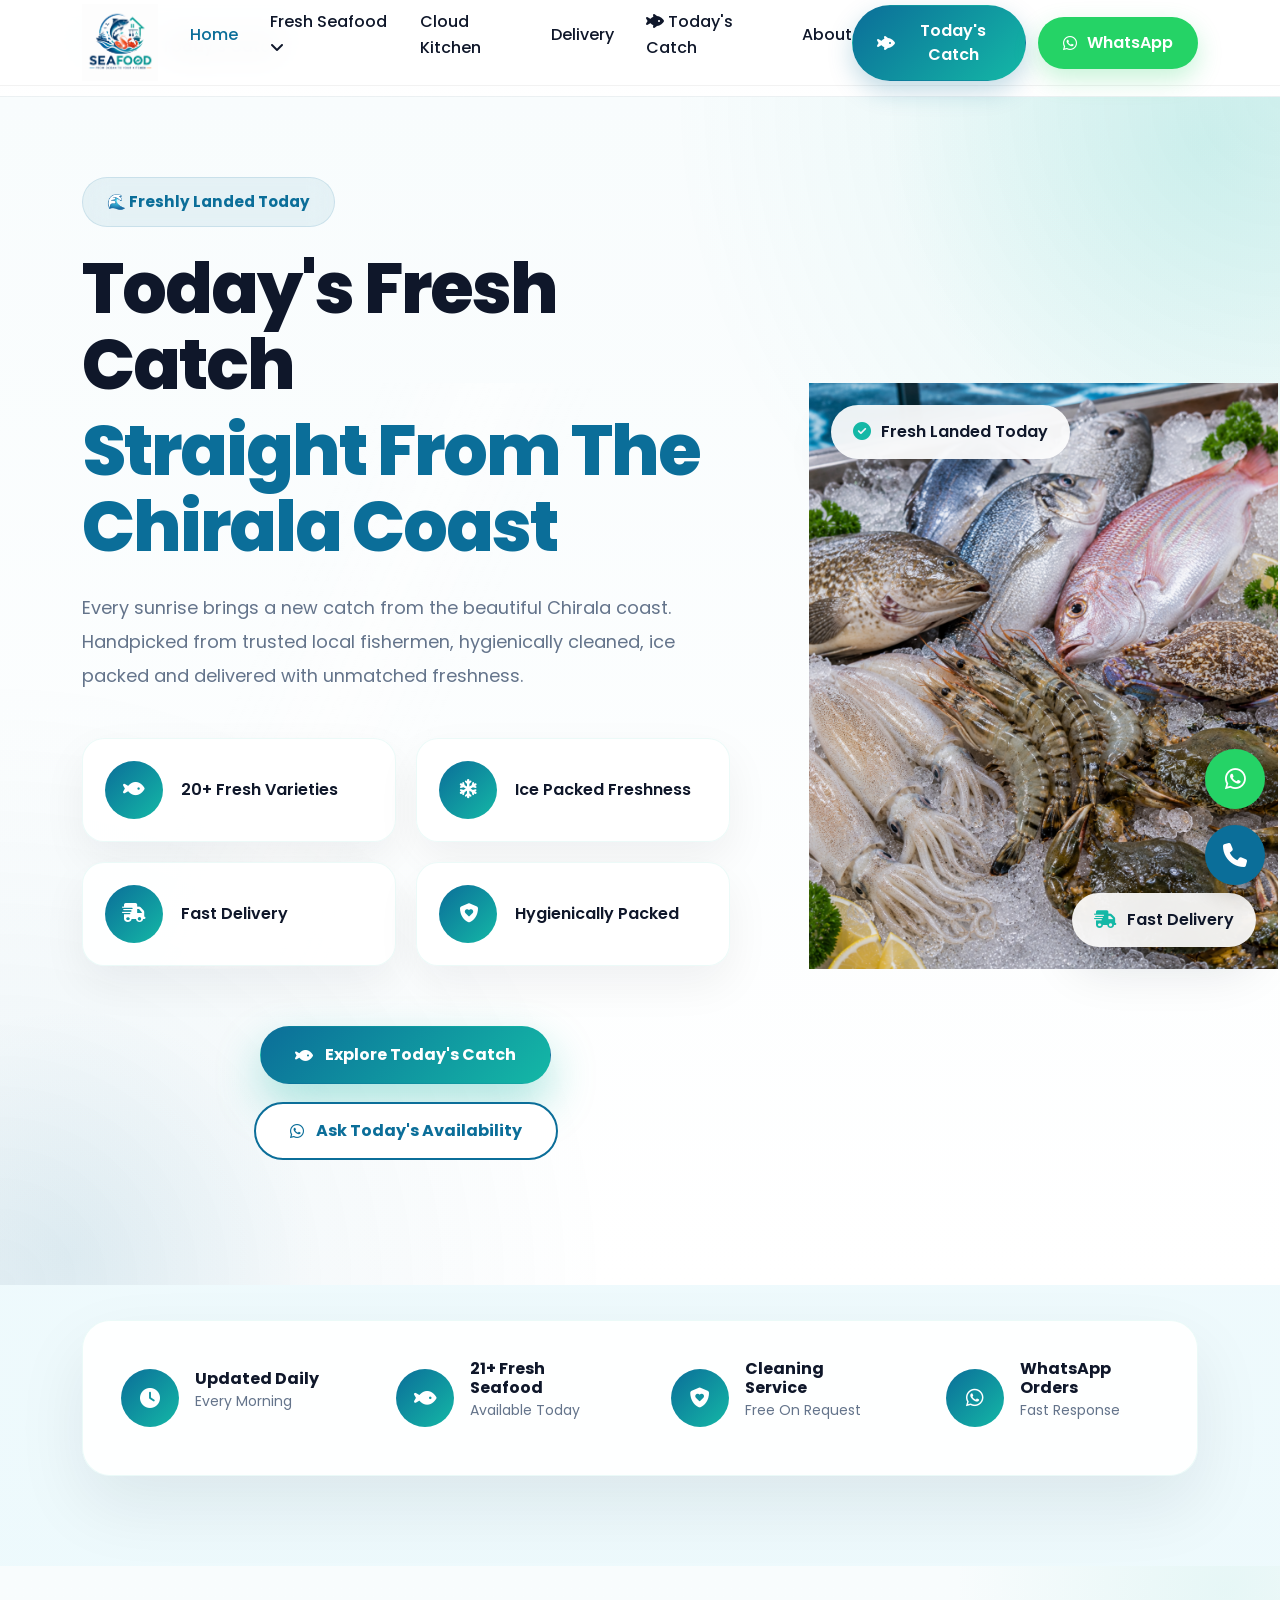
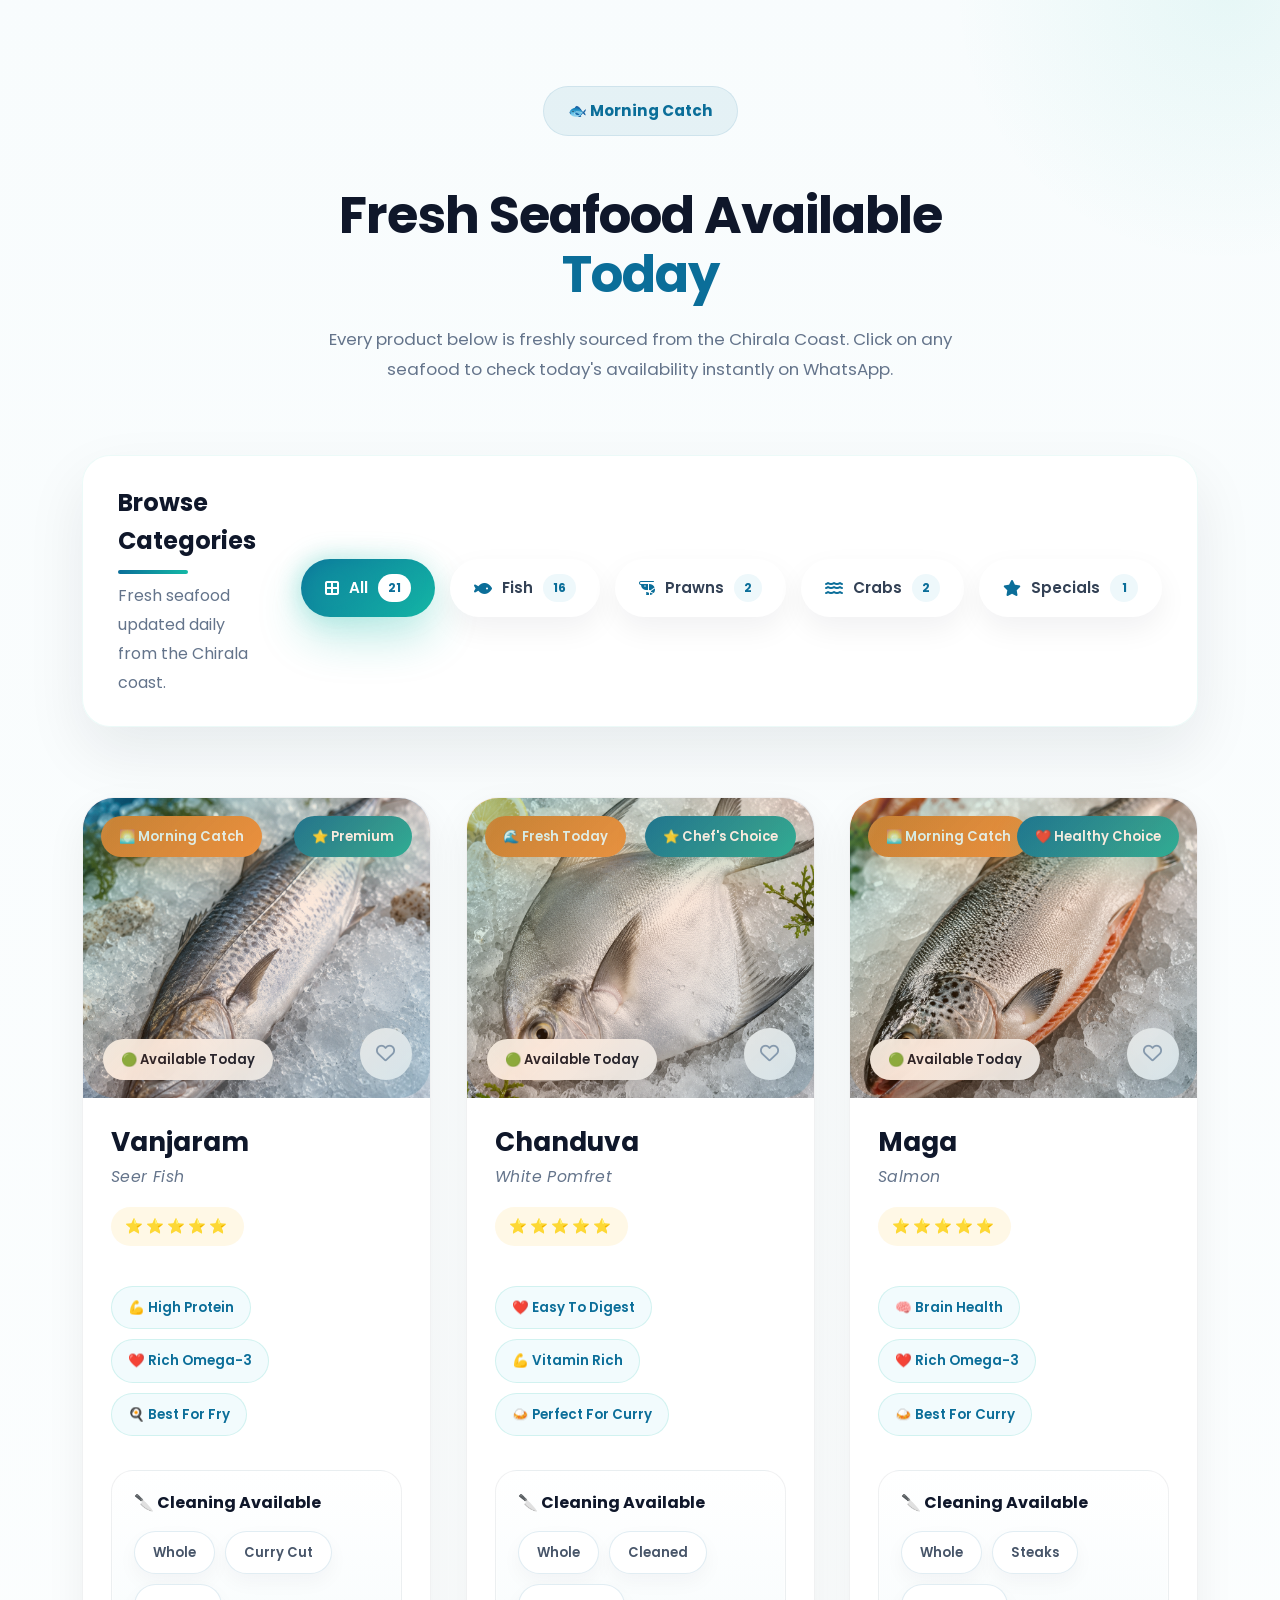
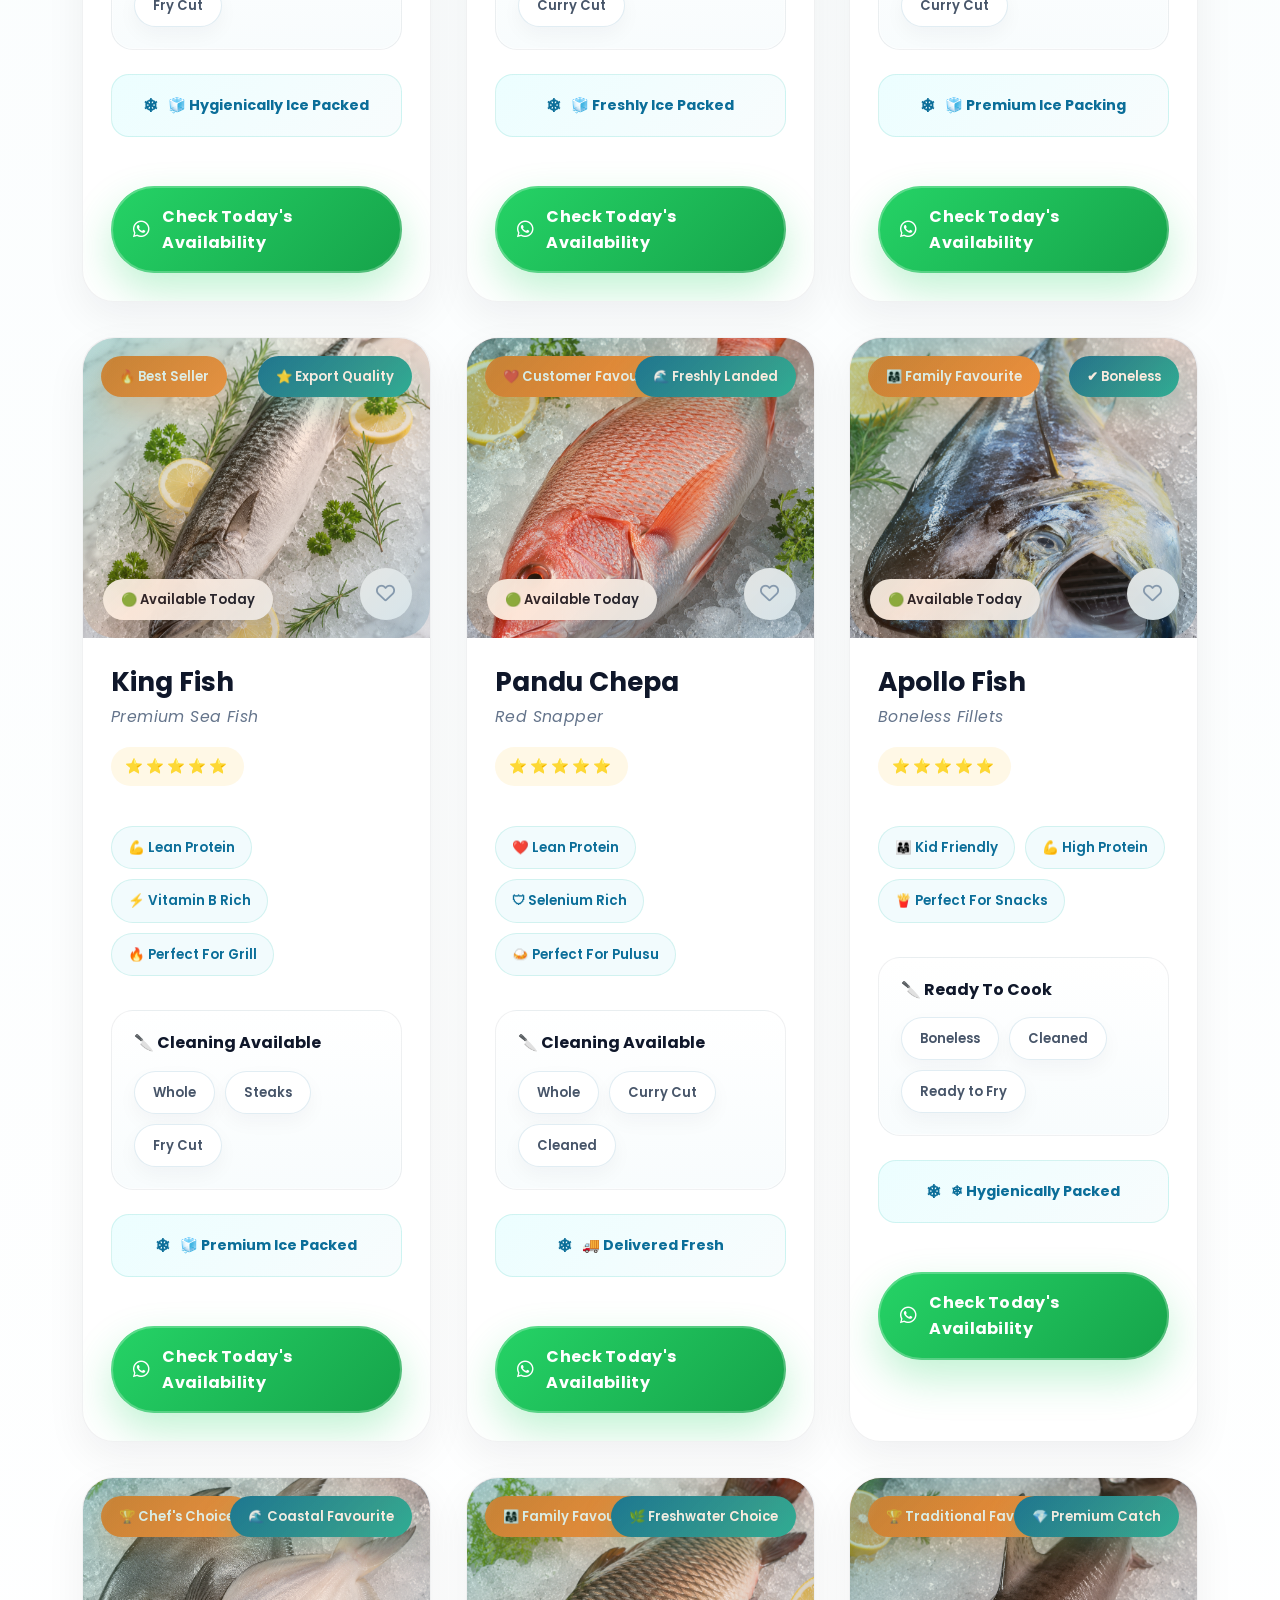
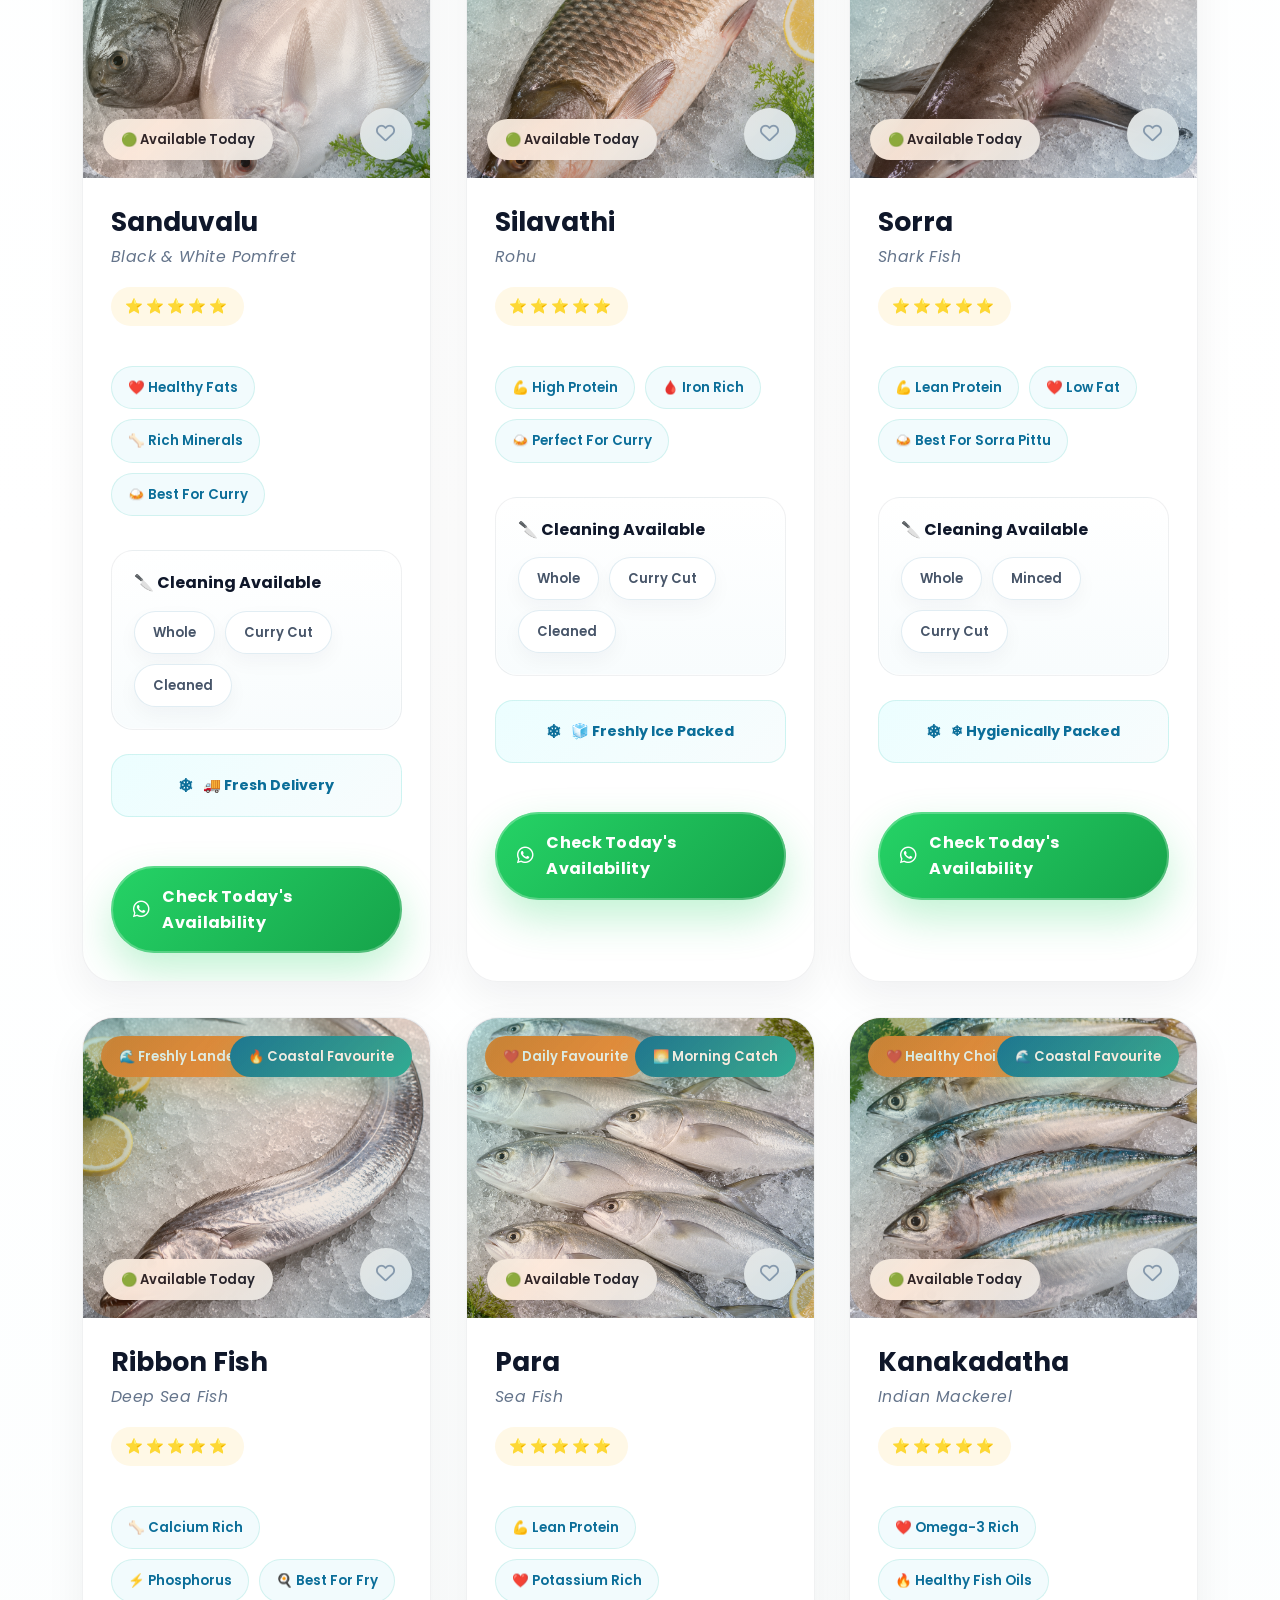
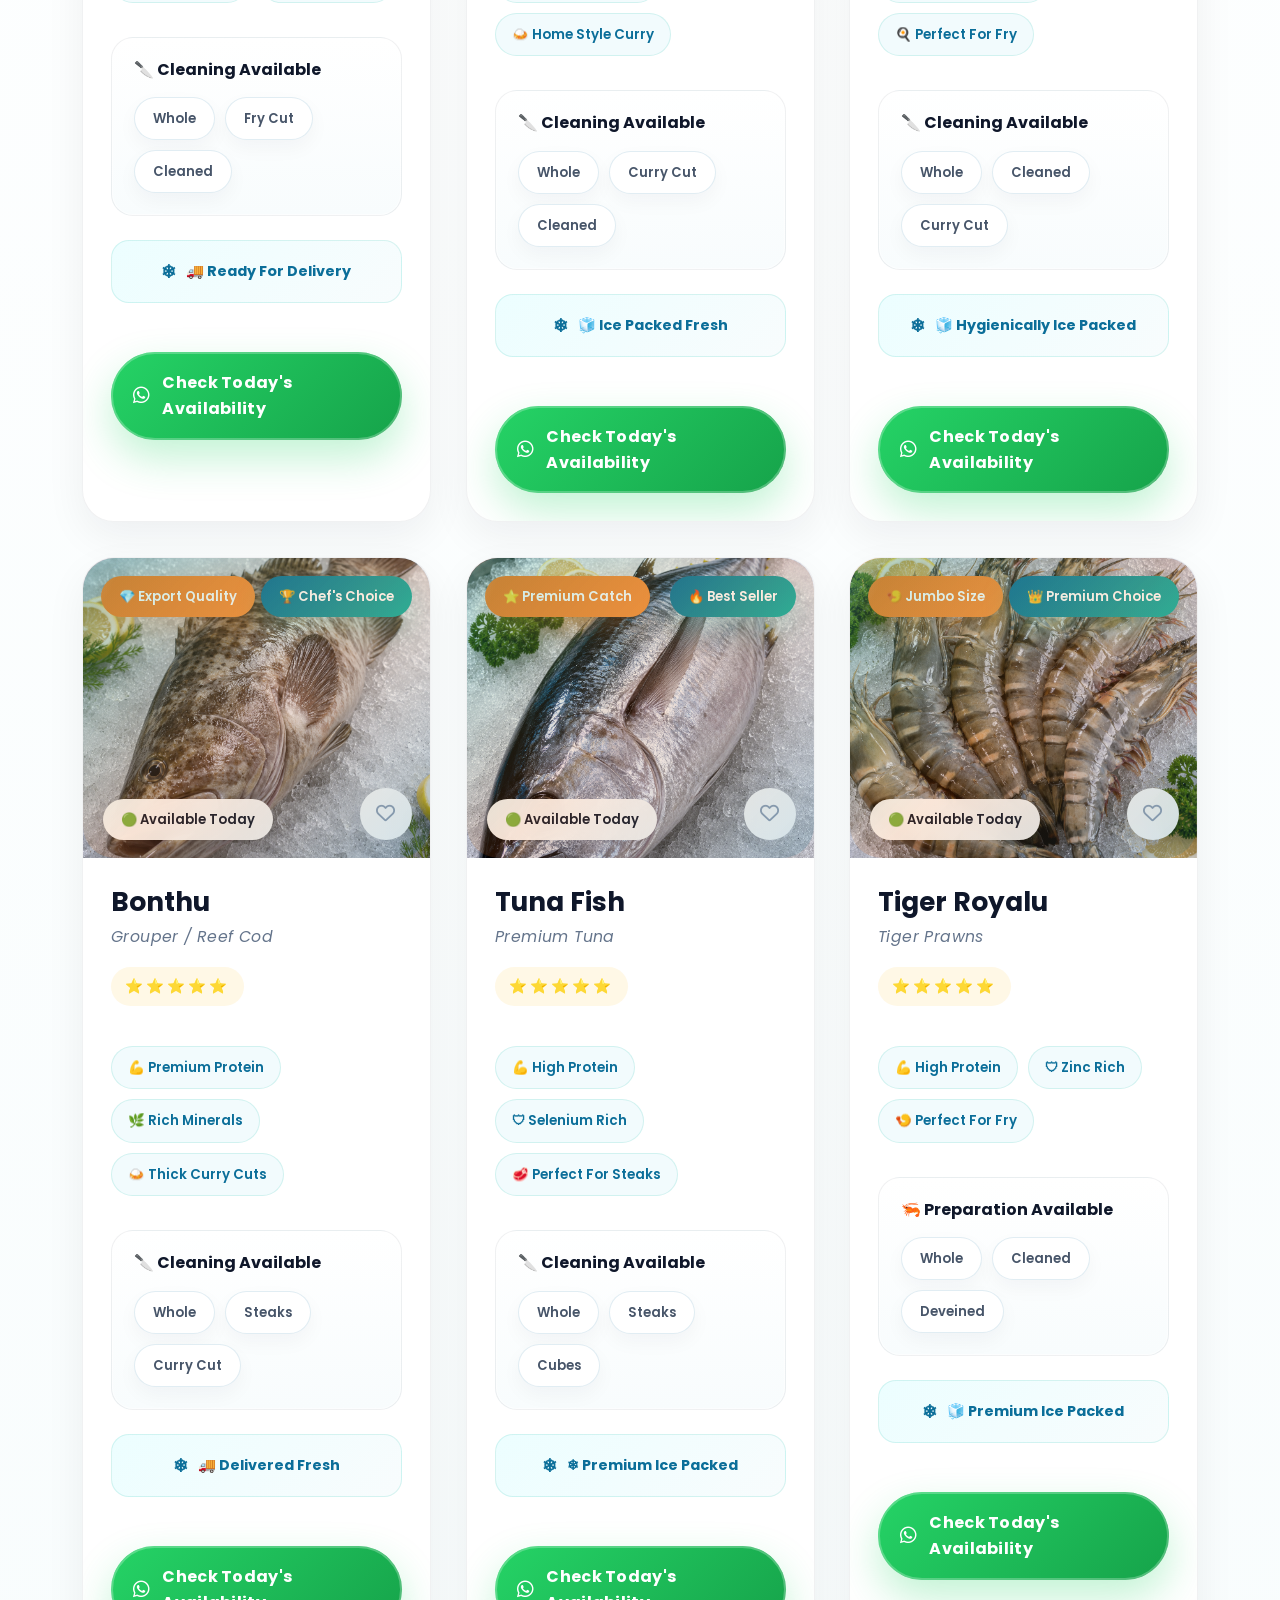
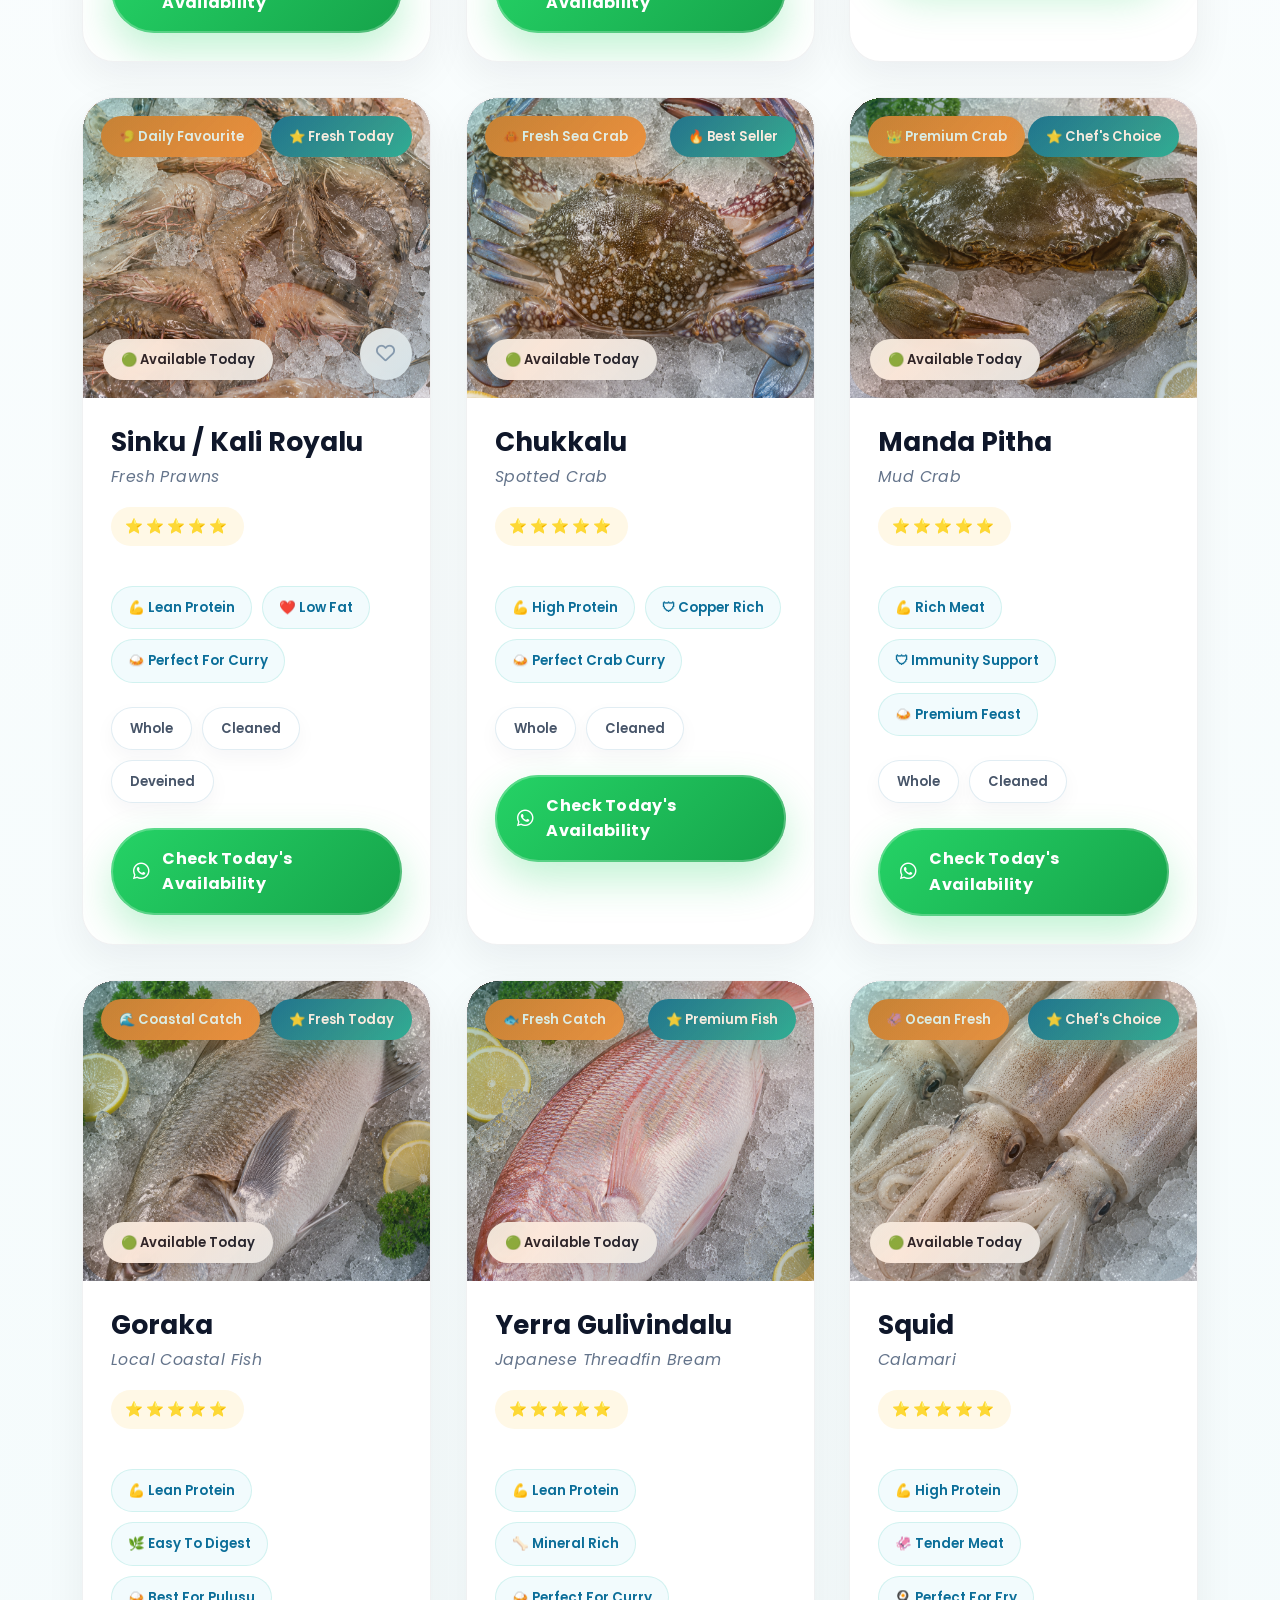
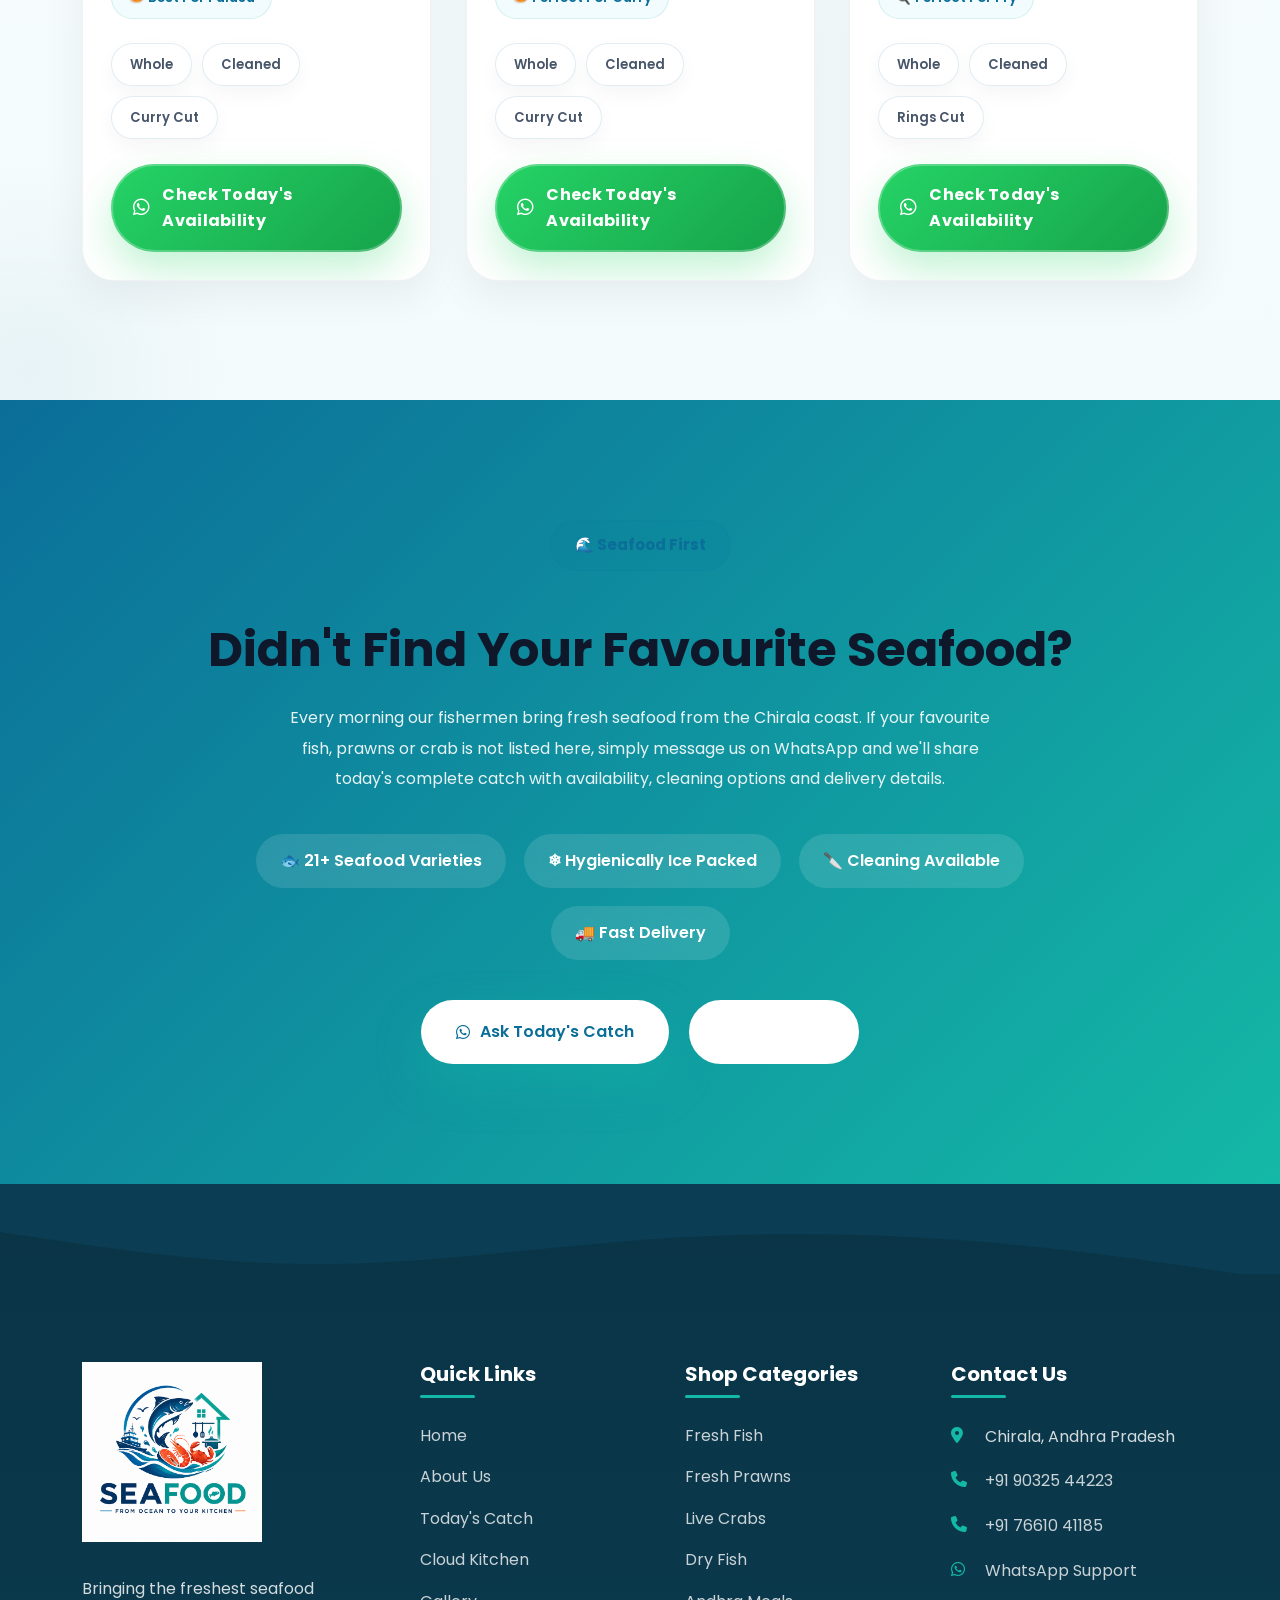
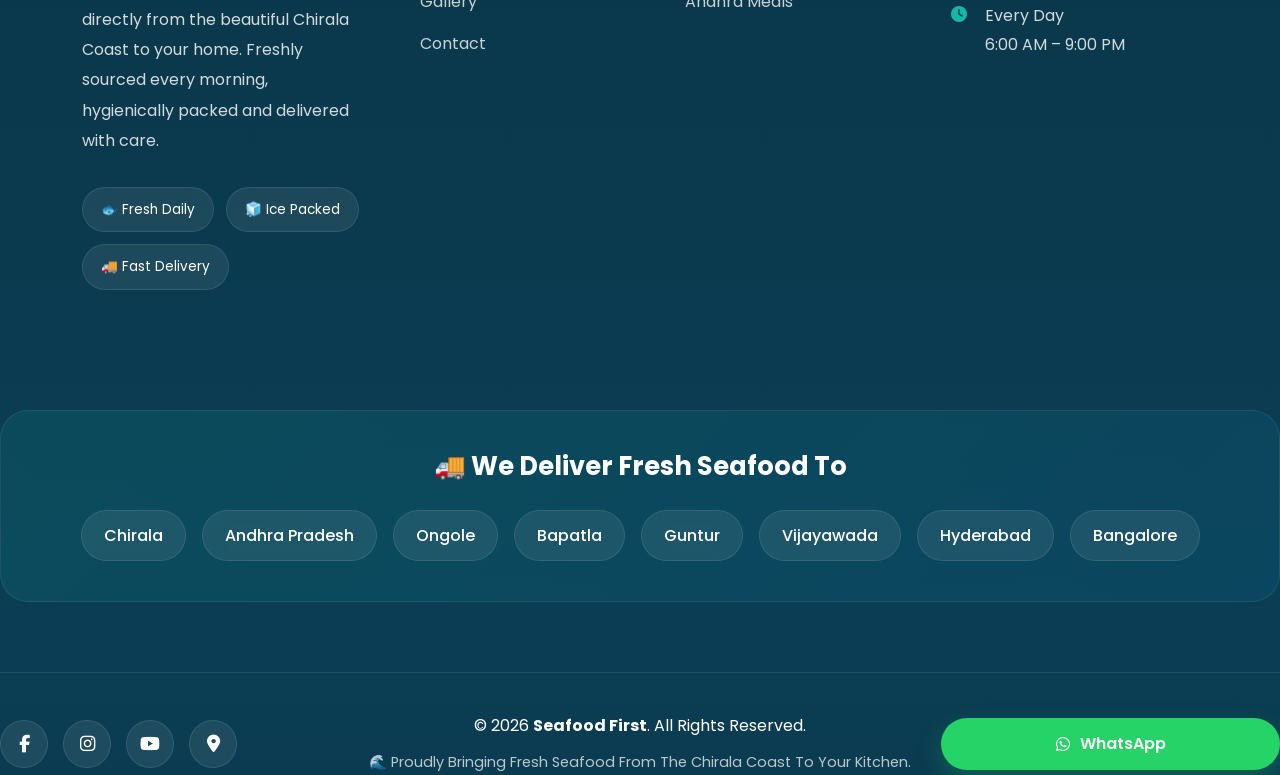
<file: todays-catch.html>
<!DOCTYPE html>

<html lang="en">

<head>

    <!--==================================================
                        BASIC SEO
    ===================================================-->

    <meta charset="UTF-8">

    <meta name="viewport" content="width=device-width, initial-scale=1.0">

    <title>
        Today's Fresh Catch | Fresh Fish, Prawns & Crabs in Chirala | Seafood First
    </title>

    <meta name="description"
        content="Browse today's fresh seafood directly from the Chirala Coast. Fresh fish, prawns and crabs sourced every morning, hygienically packed and delivered with care. Order instantly on WhatsApp.">

    <meta name="keywords"
        content="Today's Catch Chirala, Fresh Fish Chirala, Fresh Seafood Andhra Pradesh, Fresh Prawns, Fresh Crabs, Seafood First, Seafood Delivery, Fish Shop Chirala">

    <meta name="author" content="Seafood First">

    <meta name="robots" content="index, follow">

    <link rel="canonical" href="https://www.seafoodfirst.in/todays-catch.html">

    <!--==================================================
                    OPEN GRAPH
    ===================================================-->

    <meta property="og:type" content="website">

    <meta property="og:title" content="Today's Fresh Catch | Seafood First">

    <meta property="og:description"
        content="Fresh fish, prawns and crabs landed today from the Chirala Coast. Premium seafood delivered fresh to your doorstep.">

    <meta property="og:url" content="https://www.seafoodfirst.in/todays-catch.html">

    <meta property="og:image" content="https://www.seafoodfirst.in/assets/images/seo/todays-catch-banner.jpg">

    <meta property="og:site_name" content="Seafood First">

    <!--==================================================
                    TWITTER
    ===================================================-->

    <meta name="twitter:card" content="summary_large_image">

    <meta name="twitter:title" content="Today's Fresh Catch | Seafood First">

    <meta name="twitter:description" content="Fresh seafood landed today from the Chirala Coast.">

    <meta name="twitter:image" content="https://www.seafoodfirst.in/assets/images/seo/todays-catch-banner.jpg">

    <!--==================================================
                    FAVICON
    ===================================================-->

    <!-- Favicon -->
    <link rel="icon" type="image/png" href="assets/images/logos/logo.png">
    <link rel="shortcut icon" href="assets/images/logos/logo.png">

    <!-- Apple Touch Icon -->
    <link rel="apple-touch-icon" href="assets/images/logos/logo.png">

    <!--==================================================
                    GOOGLE FONTS
    ===================================================-->

    <link rel="preconnect" href="https://fonts.googleapis.com">

    <link rel="preconnect" href="https://fonts.gstatic.com" crossorigin>

    <link href="https://fonts.googleapis.com/css2?family=Poppins:wght@300;400;500;600;700;800&display=swap"
        rel="stylesheet">

    <!--==================================================
                    FONT AWESOME
    ===================================================-->

    <link rel="stylesheet" href="https://cdnjs.cloudflare.com/ajax/libs/font-awesome/6.7.2/css/all.min.css">

    <!--==================================================
                    BOOTSTRAP
    ===================================================-->

    <link href="https://cdn.jsdelivr.net/npm/bootstrap@5.3.7/dist/css/bootstrap.min.css" rel="stylesheet">

    <!--==================================================
                    MAIN CSS
    ===================================================-->
    <link rel="stylesheet" href="assets/css/style.css">
    <link rel="stylesheet" href="assets/css/responsive.css">
    <link rel="stylesheet" href="assets/css/todays-catch.css">
    <link rel="stylesheet" href="assets/css/todays-responsive.css">


    <!--==================================================
                    SCHEMA
    ===================================================-->

    <script type="application/ld+json">

    {
      "@context":"https://schema.org",
      "@type":"CollectionPage",
      "name":"Today's Fresh Catch",
      "url":"https://www.seafoodfirst.in/todays-catch.html",
      "description":"Fresh fish, prawns and crabs available today from the Chirala Coast.",
      "publisher":{
        "@type":"Organization",
        "name":"Seafood First",
        "logo":{
          "@type":"ImageObject",
          "url":"https://www.seafoodfirst.in/assets/images/logo/logo.png"
        }
      }
    }

    </script>

</head>

<body>

    <header class="header" id="header">

        <div class="container">

            <!-- ================= LOGO ================= -->

            <a href="index.html" class="logo">

                <img src="assets/images/logos/logo.png" alt="Fresh Seafood Logo">

            </a>

            <!-- ================= DESKTOP NAVIGATION ================= -->

            <nav class="navbar">

                <ul class="nav-links">

                    <li><a href="index.html" class="active">Home</a></li>

                    <!-- Dropdown -->

                    <li class="dropdown">

                        <a href="#">

                            Fresh Seafood

                            <i class="fa-solid fa-angle-down"></i>

                        </a>

                        <ul class="dropdown-menu">

                            <li><a href="fresh-seafood.html">🐟 Fresh Fish</a></li>

                            <li><a href="prawns.html">🦐 Fresh Prawns</a></li>

                            <li><a href="crabs.html">🦀 Fresh Crabs</a></li>

                            <li><a href="dry-fish.html">🐠 Dry Fish</a></li>

                        </ul>

                    </li>

                    <li><a href="../index.html#kitchen">Cloud Kitchen</a></li>

                    <li><a href="../index.html#shipping">Delivery</a></li>

                    <li class="nav-cta">
                        <a href="../today's-catch.html">
                            <i class="fa-solid fa-fish-fins"></i>
                            Today's Catch
                        </a>
                    </li>

                    <li><a href="../index.html#about">About</a></li>

                    <!-- <li><a href="contact.html">Contact</a></li> -->

                </ul>

            </nav>

            <!-- ================= RIGHT BUTTONS ================= -->

            <div class="header-actions">

                <!-- Today's Catch -->

                <a href="todays-catch.html" class="btn catch-btn">

                    <i class="fa-solid fa-fish-fins"></i>

                    <span>Today's Catch</span>

                </a>

                <!-- WhatsApp -->

                <a href="https://wa.me/919032544223" class="btn whatsapp-btn" target="_blank">

                    <i class="fab fa-whatsapp"></i>

                    <span>WhatsApp</span>

                </a>

            </div>


            <!-- ================= MOBILE MENU ================= -->

            <button class="menu-toggle" id="menuToggle" aria-label="Open Menu">

                <i class="fas fa-bars"></i>

            </button>

        </div>

    </header>

    <!-- ==========================================================
                        MOBILE MENU
    =========================================================== -->

    <div class="mobile-overlay" id="mobileOverlay"></div>

    <aside class="mobile-menu" id="mobileMenu">

        <div class="mobile-header">

            <img src="assets/images/logos/logo.png" alt="Seafood Logo">

            <button id="closeMenu" aria-label="Close Menu">

                <i class="fas fa-times"></i>

            </button>

        </div>

        <nav>

            <ul>

                <li><a href="index.html">Home</a></li>

                <li class="mobile-dropdown">

                    <button class="mobile-dropdown-btn">

                        Fresh Seafood

                        <i class="fas fa-chevron-down"></i>

                    </button>

                    <ul class="mobile-submenu">

                        <li><a href="fresh-seafood.html">🐟 Fresh Fish</a></li>

                        <li><a href="prawns.html">🦐 Fresh Prawns</a></li>

                        <li><a href="crabs.html">🦀 Fresh Crabs</a></li>

                        <li><a href="dry-fish.html">🐠 Dry Fish</a></li>

                    </ul>

                </li>

                <li><a href="../index.html/#cloud-kitchen">Cloud Kitchen</a></li>

                <li><a href="../index.html/#shipping">Delivery</a></li>

                <li class="nav-cta">
                    <a href="../today's-catch.html">
                        <i class="fa-solid fa-fish-fins"></i>
                        Today's Catch
                    </a>
                </li>

                <li><a href="../index.html/#about">About</a></li>


                <li><a href="../index.html/faq">FAQ</a></li>

            </ul>

        </nav>

        <div class="mobile-buttons">

            <a href="https://wa.me/919032544223" class="btn whatsapp-btn" target="_blank">

                <i class="fab fa-whatsapp"></i>

                WhatsApp

            </a>

            <a href="tel:+919032544223" class="btn call-btn">

                <i class="fas fa-phone"></i>

                Call Now

            </a>

        </div>

    </aside>

    <!--==================================================
                    BREADCRUMB
===================================================-->

    <section class="page-breadcrumb">

        <div class="container">

            <nav aria-label="breadcrumb">

                <ol class="breadcrumb">

                    <li class="breadcrumb-item">

                        <a href="index.html">

                            Home

                        </a>

                    </li>

                    <li class="breadcrumb-item active">

                        Today's Catch

                    </li>

                </ol>

            </nav>

        </div>

    </section>
    <!--==================================================
                TODAY'S CATCH HERO
===================================================-->

    <section class="today-hero">

        <div class="container">

            <div class="today-hero-wrapper">

                <!--=================================
                    LEFT CONTENT
            ==================================-->

                <div class="today-content">

                    <span class="hero-badge">

                        🌊 Freshly Landed Today

                    </span>

                    <h1>

                        Today's Fresh Catch

                        <span>

                            Straight From The Chirala Coast

                        </span>

                    </h1>

                    <p>

                        Every sunrise brings a new catch from the beautiful
                        Chirala coast. Handpicked from trusted local fishermen,
                        hygienically cleaned, ice packed and delivered with
                        unmatched freshness.

                    </p>

                    <!-- Trust Highlights -->

                    <div class="hero-highlights">

                        <div class="highlight-item">

                            <i class="fas fa-fish"></i>

                            <span>

                                20+ Fresh Varieties

                            </span>

                        </div>

                        <div class="highlight-item">

                            <i class="fas fa-snowflake"></i>

                            <span>

                                Ice Packed Freshness

                            </span>

                        </div>

                        <div class="highlight-item">

                            <i class="fas fa-truck-fast"></i>

                            <span>

                                Fast Delivery

                            </span>

                        </div>

                        <div class="highlight-item">

                            <i class="fas fa-shield-heart"></i>

                            <span>

                                Hygienically Packed

                            </span>

                        </div>

                    </div>

                    <!-- CTA -->

                    <div class="hero-buttons">

                        <a href="#products" class="btn btn-primary-custom">

                            <i class="fas fa-fish"></i>

                            Explore Today's Catch

                        </a>

                        <a href="https://wa.me/919032544223" class="btn btn-outline-custom">

                            <i class="fab fa-whatsapp"></i>

                            Ask Today's Availability

                        </a>

                    </div>

                </div>

                <!--=================================
                    RIGHT IMAGE
            ==================================-->

                <div class="today-image">

                    <img src="assets/images/hero/todays-hero.jpg" alt="Today's Fresh Seafood">

                    <!-- Fresh Badge -->

                    <!-- <div class="fresh-badge">

                        <div class="dot"></div>

                        Fresh Today

                    </div> -->

                    <!-- Morning Catch -->

                    <div class="hero-floating">

                        <div class="hero-chip chip-left">

                            <i class="fas fa-circle-check"></i>

                            <span>Fresh Landed Today</span>

                        </div>

                        <div class="hero-chip chip-right">

                            <i class="fas fa-truck-fast"></i>

                            <span>Fast Delivery</span>

                        </div>

                    </div>
                </div>

            </div>

        </div>

    </section>

    <!--==================================================
                LIVE STATUS BAR
===================================================-->

<section class="today-status">

    <div class="container">

        <div class="status-wrapper">

            <div class="status-item">

                <div class="status-icon">

                    <i class="fas fa-clock"></i>

                </div>

                <div class="status-content">

                    <h4>Updated Daily</h4>

                    <p>Every Morning</p>

                </div>

            </div>

            <div class="status-item">

                <div class="status-icon">

                    <i class="fas fa-fish"></i>

                </div>

                <div class="status-content">

                    <h4>21+ Fresh Seafood</h4>

                    <p>Available Today</p>

                </div>

            </div>

            <div class="status-item">

                <div class="status-icon">

                    <i class="fas fa-shield-heart"></i>

                </div>

                <div class="status-content">

                    <h4>Cleaning Service</h4>

                    <p>Free On Request</p>

                </div>

            </div>

            <div class="status-item">

                <div class="status-icon">

                    <i class="fab fa-whatsapp"></i>

                </div>

                <div class="status-content">

                    <h4>WhatsApp Orders</h4>

                    <p>Fast Response</p>

                </div>

            </div>

        </div>

    </div>

</section>
    <!--==================================================
                TODAY'S PRODUCTS
===================================================-->

    <section class="today-products section-padding" id="products">

        <div class="container">

            <!--=================================
                Section Heading
        ==================================-->

            <div class="section-heading text-center">

                <span class="section-badge">

                    🐟 Morning Catch

                </span>

                <h2 class="section-title">

                    Fresh Seafood Available
                    <span>Today</span>

                </h2>

                <p class="section-description">

                    Every product below is freshly sourced from the Chirala Coast.
                    Click on any seafood to check today's availability instantly
                    on WhatsApp.

                </p>

            </div>
            <!--==================================================
            PRODUCT FILTERS
===================================================-->

            <div class="product-toolbar">

                <!-- Left -->

                <div class="toolbar-left">

                    <span class="toolbar-title">

                        Browse Categories

                    </span>

                    <p>

                        Fresh seafood updated daily from the Chirala coast.

                    </p>

                </div>

                <!-- Right -->

                <div class="product-filters">

                    <button class="filter-btn active" data-filter="all">

                        <i class="fas fa-border-all"></i>

                        All

                        <span>

                            21

                        </span>

                    </button>

                    <button class="filter-btn" data-filter="fish">

                        <i class="fas fa-fish"></i>

                        Fish

                        <span>

                            16

                        </span>

                    </button>

                    <button class="filter-btn" data-filter="prawns">

                        <i class="fas fa-shrimp"></i>

                        Prawns

                        <span>

                            2

                        </span>

                    </button>

                    <button class="filter-btn" data-filter="crabs">

                        <i class="fas fa-water"></i>

                        Crabs

                        <span>

                            2

                        </span>

                    </button>

                    <button class="filter-btn" data-filter="special">

                        <i class="fas fa-star"></i>

                        Specials

                        <span>

                            1

                        </span>

                    </button>

                </div>

            </div>

            <!--=================================
                PRODUCT GRID
        ==================================-->

            <div class="products-grid">
                <!--==================================================
                VANJARAM
===================================================-->

                <article class="product-card" data-category="fish">

                    <div class="product-image">

                        <img src="assets/images/gallery/seer-fish.jpg" alt="Fresh Vanjaram Seer Fish">

                        <span class="product-badge">

                            🌅 Morning Catch

                        </span>

                        <span class="premium-badge">

                            ⭐ Premium

                        </span>

                        <button class="wishlist-btn">

                            <i class="far fa-heart"></i>

                        </button>

                    </div>

                    <div class="product-content">

                        <h3>

                            Vanjaram

                        </h3>

                        <span class="english-name">

                            Seer Fish

                        </span>

                        <div class="product-rating">

                            ⭐⭐⭐⭐⭐

                        </div>

                        <div class="product-benefits">

                            <span>💪 High Protein</span>

                            <span>❤️ Rich Omega-3</span>

                            <span>🍳 Best For Fry</span>

                        </div>

                        <div class="cleaning-box">

                            <h5>

                                🔪 Cleaning Available

                            </h5>

                            <div class="cleaning-tags">

                                <span>Whole</span>

                                <span>Curry Cut</span>

                                <span>Fry Cut</span>

                            </div>

                        </div>

                        <div class="packing-info">

                            🧊 Hygienically Ice Packed

                        </div>

                        <a href="https://wa.me/919032544223?text=Hi%20Seafood%20First%20👋%0A%0AI%20would%20like%20to%20check%20today%27s%20availability%20for%20🐟%20Vanjaram%20(Seer%20Fish).%0A%0APlease%20share%3A%0A•%20Available%20sizes%0A•%20Cleaning%20options%0A•%20Today%27s%20price%0A•%20Delivery%20time.%0A%0AThank%20you."
                            target="_blank" class="availability-btn">

                            <i class="fab fa-whatsapp"></i>

                            Check Today's Availability

                        </a>

                    </div>

                </article>
                <!--==================================================
                CHANDUVA
===================================================-->

                <article class="product-card" data-category="fish">

                    <div class="product-image">

                        <img src="assets/images/gallery/chandhuva.jpg" alt="Fresh White Pomfret">

                        <span class="product-badge">

                            🌊 Fresh Today

                        </span>

                        <span class="premium-badge">

                            ⭐ Chef's Choice

                        </span>

                        <button class="wishlist-btn">

                            <i class="far fa-heart"></i>

                        </button>

                    </div>

                    <div class="product-content">

                        <h3>

                            Chanduva

                        </h3>

                        <span class="english-name">

                            White Pomfret

                        </span>

                        <div class="product-rating">

                            ⭐⭐⭐⭐⭐

                        </div>

                        <div class="product-benefits">

                            <span>❤️ Easy To Digest</span>

                            <span>💪 Vitamin Rich</span>

                            <span>🍛 Perfect For Curry</span>

                        </div>

                        <div class="cleaning-box">

                            <h5>

                                🔪 Cleaning Available

                            </h5>

                            <div class="cleaning-tags">

                                <span>Whole</span>

                                <span>Cleaned</span>

                                <span>Curry Cut</span>

                            </div>

                        </div>

                        <div class="packing-info">

                            🧊 Freshly Ice Packed

                        </div>

                        <a href="https://wa.me/919032544223?text=Hi%20Seafood%20First%20👋%0A%0AI%20would%20like%20to%20check%20today%27s%20availability%20for%20🐟%20Chanduva%20(White%20Pomfret).%0A%0APlease%20share%20sizes,%20cleaning%20options,%20today%27s%20price%20and%20delivery%20details.%20Thank%20you."
                            target="_blank" class="availability-btn">

                            <i class="fab fa-whatsapp"></i>

                            Check Today's Availability

                        </a>

                    </div>

                </article>
                <!--==================================================
                MAGA
===================================================-->

                <article class="product-card" data-category="fish">

                    <div class="product-image">

                        <img src="assets/images/gallery/maga.jpg" alt="Fresh Salmon Fish">

                        <span class="product-badge">

                            🌅 Morning Catch

                        </span>

                        <span class="premium-badge">

                            ❤️ Healthy Choice

                        </span>

                        <button class="wishlist-btn">

                            <i class="far fa-heart"></i>

                        </button>

                    </div>

                    <div class="product-content">

                        <h3>

                            Maga

                        </h3>

                        <span class="english-name">

                            Salmon

                        </span>

                        <div class="product-rating">

                            ⭐⭐⭐⭐⭐

                        </div>

                        <div class="product-benefits">

                            <span>🧠 Brain Health</span>

                            <span>❤️ Rich Omega-3</span>

                            <span>🍛 Best For Curry</span>

                        </div>

                        <div class="cleaning-box">

                            <h5>

                                🔪 Cleaning Available

                            </h5>

                            <div class="cleaning-tags">

                                <span>Whole</span>

                                <span>Steaks</span>

                                <span>Curry Cut</span>

                            </div>

                        </div>

                        <div class="packing-info">

                            🧊 Premium Ice Packing

                        </div>

                        <a href="https://wa.me/919032544223?text=Hi%20Seafood%20First%20👋%0A%0AI%20would%20like%20to%20check%20today%27s%20availability%20for%20🐟%20Maga%20(Salmon).%0A%0APlease%20share%20available%20sizes,%20cleaning%20options,%20today%27s%20price%20and%20delivery%20details.%20Thank%20you."
                            target="_blank" class="availability-btn">

                            <i class="fab fa-whatsapp"></i>

                            Check Today's Availability

                        </a>

                    </div>

                </article>
                <!--==================================================
                KING FISH
===================================================-->

                <article class="product-card" data-category="fish">

                    <div class="product-image">

                        <img src="assets/images/gallery/king-fish.jpg" alt="Fresh King Fish">

                        <span class="product-badge">

                            🔥 Best Seller

                        </span>

                        <span class="premium-badge">

                            ⭐ Export Quality

                        </span>

                        <button class="wishlist-btn">

                            <i class="far fa-heart"></i>

                        </button>

                    </div>

                    <div class="product-content">

                        <h3>

                            King Fish

                        </h3>

                        <span class="english-name">

                            Premium Sea Fish

                        </span>

                        <div class="product-rating">

                            ⭐⭐⭐⭐⭐

                        </div>

                        <div class="product-benefits">

                            <span>

                                💪 Lean Protein

                            </span>

                            <span>

                                ⚡ Vitamin B Rich

                            </span>

                            <span>

                                🔥 Perfect For Grill

                            </span>

                        </div>

                        <div class="cleaning-box">

                            <h5>

                                🔪 Cleaning Available

                            </h5>

                            <div class="cleaning-tags">

                                <span>

                                    Whole

                                </span>

                                <span>

                                    Steaks

                                </span>

                                <span>

                                    Fry Cut

                                </span>

                            </div>

                        </div>

                        <div class="packing-info">

                            🧊 Premium Ice Packed

                        </div>

                        <a href="https://wa.me/919032544223?text=Hi%20Seafood%20First%20👋%0A%0AI%20would%20like%20to%20check%20today's%20availability%20for%20🐟%20King%20Fish.%0A%0APlease%20share:%0A•%20Available%20sizes%0A•%20Cleaning%20options%0A•%20Today's%20price%0A•%20Delivery%20time.%0A%0AThank%20you."
                            class="availability-btn" target="_blank">

                            <i class="fab fa-whatsapp"></i>

                            Check Today's Availability

                        </a>

                    </div>

                </article>
                <!--==================================================
                PANDU CHEPA
===================================================-->

                <article class="product-card" data-category="fish">

                    <div class="product-image">

                        <img src="assets/images/gallery/red-snapper.jpg" alt="Fresh Red Snapper">

                        <span class="product-badge">

                            ❤️ Customer Favourite

                        </span>

                        <span class="premium-badge">

                            🌊 Freshly Landed

                        </span>

                        <button class="wishlist-btn">

                            <i class="far fa-heart"></i>

                        </button>

                    </div>

                    <div class="product-content">

                        <h3>

                            Pandu Chepa

                        </h3>

                        <span class="english-name">

                            Red Snapper

                        </span>

                        <div class="product-rating">

                            ⭐⭐⭐⭐⭐

                        </div>

                        <div class="product-benefits">

                            <span>

                                ❤️ Lean Protein

                            </span>

                            <span>

                                🛡 Selenium Rich

                            </span>

                            <span>

                                🍛 Perfect For Pulusu

                            </span>

                        </div>

                        <div class="cleaning-box">

                            <h5>

                                🔪 Cleaning Available

                            </h5>

                            <div class="cleaning-tags">

                                <span>

                                    Whole

                                </span>

                                <span>

                                    Curry Cut

                                </span>

                                <span>

                                    Cleaned

                                </span>

                            </div>

                        </div>

                        <div class="packing-info">

                            🚚 Delivered Fresh

                        </div>

                        <a href="https://wa.me/919032544223?text=Hi%20Seafood%20First%20👋%0A%0AI%20would%20like%20to%20check%20today's%20availability%20for%20🐟%20Pandu%20Chepa%20(Red%20Snapper).%0A%0APlease%20share:%0A•%20Available%20sizes%0A•%20Cleaning%20options%0A•%20Today's%20price%0A•%20Delivery%20time.%0A%0AThank%20you."
                            class="availability-btn" target="_blank">

                            <i class="fab fa-whatsapp"></i>

                            Check Today's Availability

                        </a>

                    </div>

                </article>
                <!--==================================================
                APOLLO FISH
===================================================-->

                <article class="product-card" data-category="fish">

                    <div class="product-image">

                        <img src="assets/images/gallery/apollo-fish.jpg" alt="Fresh Apollo Fish Boneless">

                        <span class="product-badge">

                            👨‍👩‍👧 Family Favourite

                        </span>

                        <span class="premium-badge">

                            ✔ Boneless

                        </span>

                        <button class="wishlist-btn">

                            <i class="far fa-heart"></i>

                        </button>

                    </div>

                    <div class="product-content">

                        <h3>

                            Apollo Fish

                        </h3>

                        <span class="english-name">

                            Boneless Fillets

                        </span>

                        <div class="product-rating">

                            ⭐⭐⭐⭐⭐

                        </div>

                        <div class="product-benefits">

                            <span>

                                👨‍👩‍👧 Kid Friendly

                            </span>

                            <span>

                                💪 High Protein

                            </span>

                            <span>

                                🍟 Perfect For Snacks

                            </span>

                        </div>

                        <div class="cleaning-box">

                            <h5>

                                🔪 Ready To Cook

                            </h5>

                            <div class="cleaning-tags">

                                <span>

                                    Boneless

                                </span>

                                <span>

                                    Cleaned

                                </span>

                                <span>

                                    Ready to Fry

                                </span>

                            </div>

                        </div>

                        <div class="packing-info">

                            ❄ Hygienically Packed

                        </div>

                        <a href="https://wa.me/919032544223?text=Hi%20Seafood%20First%20👋%0A%0AI%20would%20like%20to%20check%20today's%20availability%20for%20🐟%20Apollo%20Fish%20(Boneless).%0A%0APlease%20share:%0A•%20Available%20sizes%0A•%20Today's%20price%0A•%20Delivery%20time.%0A%0AThank%20you."
                            class="availability-btn" target="_blank">

                            <i class="fab fa-whatsapp"></i>

                            Check Today's Availability

                        </a>

                    </div>

                </article><!--==================================================
                SANDUVALU
===================================================-->

                <article class="product-card" data-category="fish">

                    <div class="product-image">

                        <img src="assets/images/gallery/chandhuvalu.jpg" alt="Fresh Black and White Pomfret">

                        <span class="product-badge">

                            🏆 Chef's Choice

                        </span>

                        <span class="premium-badge">

                            🌊 Coastal Favourite

                        </span>

                        <button class="wishlist-btn">

                            <i class="far fa-heart"></i>

                        </button>

                    </div>

                    <div class="product-content">

                        <h3>

                            Sanduvalu

                        </h3>

                        <span class="english-name">

                            Black & White Pomfret

                        </span>

                        <div class="product-rating">

                            ⭐⭐⭐⭐⭐

                        </div>

                        <div class="product-benefits">

                            <span>

                                ❤️ Healthy Fats

                            </span>

                            <span>

                                🦴 Rich Minerals

                            </span>

                            <span>

                                🍛 Best For Curry

                            </span>

                        </div>

                        <div class="cleaning-box">

                            <h5>

                                🔪 Cleaning Available

                            </h5>

                            <div class="cleaning-tags">

                                <span>

                                    Whole

                                </span>

                                <span>

                                    Curry Cut

                                </span>

                                <span>

                                    Cleaned

                                </span>

                            </div>

                        </div>

                        <div class="packing-info">

                            🚚 Fresh Delivery

                        </div>

                        <a href="https://wa.me/919032544223?text=Hi%20Seafood%20First%20👋%0A%0AI%20would%20like%20to%20check%20today's%20availability%20for%20🐟%20Sanduvalu%20(Black%20%26%20White%20Pomfret).%0A%0APlease%20share:%0A•%20Available%20sizes%0A•%20Cleaning%20options%0A•%20Today's%20price%0A•%20Delivery%20time.%0A%0AThank%20you."
                            class="availability-btn" target="_blank">

                            <i class="fab fa-whatsapp"></i>

                            Check Today's Availability

                        </a>

                    </div>

                </article>


                <!--==================================================
                SILAVATHI
===================================================-->

                <article class="product-card" data-category="fish">

                    <div class="product-image">

                        <img src="assets/images/gallery/rohu.jpg" alt="Fresh Rohu Fish">

                        <span class="product-badge">

                            👨‍👩‍👧 Family Favourite

                        </span>

                        <span class="premium-badge">

                            🌿 Freshwater Choice

                        </span>

                        <button class="wishlist-btn">

                            <i class="far fa-heart"></i>

                        </button>

                    </div>

                    <div class="product-content">

                        <h3>Silavathi</h3>

                        <span class="english-name">

                            Rohu

                        </span>

                        <div class="product-rating">

                            ⭐⭐⭐⭐⭐

                        </div>

                        <div class="product-benefits">

                            <span>💪 High Protein</span>

                            <span>🩸 Iron Rich</span>

                            <span>🍛 Perfect For Curry</span>

                        </div>

                        <div class="cleaning-box">

                            <h5>🔪 Cleaning Available</h5>

                            <div class="cleaning-tags">

                                <span>Whole</span>

                                <span>Curry Cut</span>

                                <span>Cleaned</span>

                            </div>

                        </div>

                        <div class="packing-info">

                            🧊 Freshly Ice Packed

                        </div>

                        <a href="https://wa.me/919032544223?text=Hi%20Seafood%20First%20👋%0A%0AI'd%20like%20to%20check%20today's%20availability%20for%20🐟%20Silavathi%20(Rohu).%0A%0APlease%20share%20sizes,%20cleaning%20options,%20price%20and%20delivery%20details."
                            class="availability-btn" target="_blank">

                            <i class="fab fa-whatsapp"></i>

                            Check Today's Availability

                        </a>

                    </div>

                </article>
                <!--==================================================
                SORRA
===================================================-->

                <article class="product-card" data-category="fish">

                    <div class="product-image">

                        <img src="assets/images/gallery/shark.jpg" alt="Fresh Shark Fish">

                        <span class="product-badge">

                            🏆 Traditional Favourite

                        </span>

                        <span class="premium-badge">

                            💎 Premium Catch

                        </span>

                        <button class="wishlist-btn">

                            <i class="far fa-heart"></i>

                        </button>

                    </div>

                    <div class="product-content">

                        <h3>Sorra</h3>

                        <span class="english-name">

                            Shark Fish

                        </span>

                        <div class="product-rating">

                            ⭐⭐⭐⭐⭐

                        </div>

                        <div class="product-benefits">

                            <span>💪 Lean Protein</span>

                            <span>❤️ Low Fat</span>

                            <span>🍛 Best For Sorra Pittu</span>

                        </div>

                        <div class="cleaning-box">

                            <h5>🔪 Cleaning Available</h5>

                            <div class="cleaning-tags">

                                <span>Whole</span>

                                <span>Minced</span>

                                <span>Curry Cut</span>

                            </div>

                        </div>

                        <div class="packing-info">

                            ❄ Hygienically Packed

                        </div>

                        <a href="https://wa.me/919032544223?text=Hi%20Seafood%20First%20👋%0A%0AI'd%20like%20to%20check%20today's%20availability%20for%20🦈%20Sorra%20(Shark).%20Please%20share%20sizes,%20price,%20cleaning%20options%20and%20delivery."
                            class="availability-btn" target="_blank">

                            <i class="fab fa-whatsapp"></i>

                            Check Today's Availability

                        </a>

                    </div>

                </article>
                <!--==================================================
                RIBBON FISH
===================================================-->

                <article class="product-card" data-category="fish">

                    <div class="product-image">

                        <img src="assets/images/gallery/riban.jpg" alt="Fresh Ribbon Fish">

                        <span class="product-badge">

                            🌊 Freshly Landed

                        </span>

                        <span class="premium-badge">

                            🔥 Coastal Favourite

                        </span>

                        <button class="wishlist-btn">

                            <i class="far fa-heart"></i>

                        </button>

                    </div>

                    <div class="product-content">

                        <h3>Ribbon Fish</h3>

                        <span class="english-name">

                            Deep Sea Fish

                        </span>

                        <div class="product-rating">

                            ⭐⭐⭐⭐⭐

                        </div>

                        <div class="product-benefits">

                            <span>🦴 Calcium Rich</span>

                            <span>⚡ Phosphorus</span>

                            <span>🍳 Best For Fry</span>

                        </div>

                        <div class="cleaning-box">

                            <h5>🔪 Cleaning Available</h5>

                            <div class="cleaning-tags">

                                <span>Whole</span>

                                <span>Fry Cut</span>

                                <span>Cleaned</span>

                            </div>

                        </div>

                        <div class="packing-info">

                            🚚 Ready For Delivery

                        </div>

                        <a href="https://wa.me/919032544223?text=Hi%20Seafood%20First%20👋%0A%0AI'd%20like%20to%20check%20today's%20availability%20for%20🐟%20Ribbon%20Fish.%20Please%20share%20sizes,%20cleaning,%20price%20and%20delivery."
                            class="availability-btn" target="_blank">

                            <i class="fab fa-whatsapp"></i>

                            Check Today's Availability

                        </a>

                    </div>

                </article>
                <!--==================================================
                PARA
===================================================-->

                <article class="product-card" data-category="fish">

                    <div class="product-image">

                        <img src="assets/images/gallery/para.jpg" alt="Fresh Para Fish">

                        <span class="product-badge">

                            ❤️ Daily Favourite

                        </span>

                        <span class="premium-badge">

                            🌅 Morning Catch

                        </span>

                        <button class="wishlist-btn">

                            <i class="far fa-heart"></i>

                        </button>

                    </div>

                    <div class="product-content">

                        <h3>Para</h3>

                        <span class="english-name">

                            Sea Fish

                        </span>

                        <div class="product-rating">

                            ⭐⭐⭐⭐⭐

                        </div>

                        <div class="product-benefits">

                            <span>💪 Lean Protein</span>

                            <span>❤️ Potassium Rich</span>

                            <span>🍛 Home Style Curry</span>

                        </div>

                        <div class="cleaning-box">

                            <h5>🔪 Cleaning Available</h5>

                            <div class="cleaning-tags">

                                <span>Whole</span>

                                <span>Curry Cut</span>

                                <span>Cleaned</span>

                            </div>

                        </div>

                        <div class="packing-info">

                            🧊 Ice Packed Fresh

                        </div>

                        <a href="https://wa.me/919032544223?text=Hi%20Seafood%20First%20👋%0A%0AI'd%20like%20to%20check%20today's%20availability%20for%20🐟%20Para.%20Please%20share%20sizes,%20price,%20cleaning%20options%20and%20delivery."
                            class="availability-btn" target="_blank">

                            <i class="fab fa-whatsapp"></i>

                            Check Today's Availability

                        </a>

                    </div>

                </article>
                <!--==================================================
                KANAGA
===================================================-->

                <article class="product-card" data-category="fish">

                    <div class="product-image">

                        <img src="assets/images/gallery/kanakadatha.jpg" alt="Fresh Indian Mackerel">

                        <span class="product-badge">

                            ❤️ Healthy Choice

                        </span>

                        <span class="premium-badge">

                            🌊 Coastal Favourite

                        </span>

                        <button class="wishlist-btn">

                            <i class="far fa-heart"></i>

                        </button>

                    </div>

                    <div class="product-content">

                        <h3>Kanakadatha</h3>

                        <span class="english-name">

                            Indian Mackerel

                        </span>

                        <div class="product-rating">

                            ⭐⭐⭐⭐⭐

                        </div>

                        <div class="product-benefits">

                            <span>❤️ Omega-3 Rich</span>

                            <span>🔥 Healthy Fish Oils</span>

                            <span>🍳 Perfect For Fry</span>

                        </div>

                        <div class="cleaning-box">

                            <h5>🔪 Cleaning Available</h5>

                            <div class="cleaning-tags">

                                <span>Whole</span>

                                <span>Cleaned</span>

                                <span>Curry Cut</span>

                            </div>

                        </div>

                        <div class="packing-info">

                            🧊 Hygienically Ice Packed

                        </div>

                        <a href="https://wa.me/919032544223?text=Hi%20Seafood%20First%20👋%0A%0AI%20would%20like%20to%20check%20today's%20availability%20for%20🐟%20Kanaga%20(Indian%20Mackerel).%0A%0APlease%20share%20sizes,%20cleaning%20options,%20today's%20price%20and%20delivery."
                            class="availability-btn" target="_blank">

                            <i class="fab fa-whatsapp"></i>

                            Check Today's Availability

                        </a>

                    </div>

                </article>
                <!--==================================================
                BONTHU
===================================================-->

                <article class="product-card" data-category="fish">

                    <div class="product-image">

                        <img src="assets/images/gallery/bonthu.jpg" alt="Fresh Grouper Fish">

                        <span class="product-badge">

                            💎 Export Quality

                        </span>

                        <span class="premium-badge">

                            🏆 Chef's Choice

                        </span>

                        <button class="wishlist-btn">

                            <i class="far fa-heart"></i>

                        </button>

                    </div>

                    <div class="product-content">

                        <h3>Bonthu</h3>

                        <span class="english-name">

                            Grouper / Reef Cod

                        </span>

                        <div class="product-rating">

                            ⭐⭐⭐⭐⭐

                        </div>

                        <div class="product-benefits">

                            <span>💪 Premium Protein</span>

                            <span>🌿 Rich Minerals</span>

                            <span>🍛 Thick Curry Cuts</span>

                        </div>

                        <div class="cleaning-box">

                            <h5>🔪 Cleaning Available</h5>

                            <div class="cleaning-tags">

                                <span>Whole</span>

                                <span>Steaks</span>

                                <span>Curry Cut</span>

                            </div>

                        </div>

                        <div class="packing-info">

                            🚚 Delivered Fresh

                        </div>

                        <a href="https://wa.me/919032544223?text=Hi%20Seafood%20First%20👋%0A%0AI%20would%20like%20to%20check%20today's%20availability%20for%20🐟%20Bonthu%20(Grouper).%0A%0APlease%20share%20sizes,%20cleaning%20options,%20today's%20price%20and%20delivery."
                            class="availability-btn" target="_blank">

                            <i class="fab fa-whatsapp"></i>

                            Check Today's Availability

                        </a>

                    </div>

                </article>
                <!--==================================================
                TUNA
===================================================-->

                <article class="product-card" data-category="fish">

                    <div class="product-image">

                        <img src="assets/images/gallery/tuna.jpg" alt="Fresh Tuna Fish">

                        <span class="product-badge">

                            ⭐ Premium Catch

                        </span>

                        <span class="premium-badge">

                            🔥 Best Seller

                        </span>

                        <button class="wishlist-btn">

                            <i class="far fa-heart"></i>

                        </button>

                    </div>

                    <div class="product-content">

                        <h3>Tuna Fish</h3>

                        <span class="english-name">

                            Premium Tuna

                        </span>

                        <div class="product-rating">

                            ⭐⭐⭐⭐⭐

                        </div>

                        <div class="product-benefits">

                            <span>💪 High Protein</span>

                            <span>🛡 Selenium Rich</span>

                            <span>🥩 Perfect For Steaks</span>

                        </div>

                        <div class="cleaning-box">

                            <h5>🔪 Cleaning Available</h5>

                            <div class="cleaning-tags">

                                <span>Whole</span>

                                <span>Steaks</span>

                                <span>Cubes</span>

                            </div>

                        </div>

                        <div class="packing-info">

                            ❄ Premium Ice Packed

                        </div>

                        <a href="https://wa.me/919032544223?text=Hi%20Seafood%20First%20👋%0A%0AI%20would%20like%20to%20check%20today's%20availability%20for%20🐟%20Tuna%20Fish.%0A%0APlease%20share%20sizes,%20cleaning%20options,%20today's%20price%20and%20delivery."
                            class="availability-btn" target="_blank">

                            <i class="fab fa-whatsapp"></i>

                            Check Today's Availability

                        </a>

                    </div>

                </article>
                <!--==================================================
                TIGER ROYALU
===================================================-->

                <article class="product-card" data-category="prawns">

                    <div class="product-image">

                        <img src="assets/images/gallery/tiger-prawns.jpg" alt="Fresh Tiger Prawns">

                        <span class="product-badge">

                            🍤 Jumbo Size

                        </span>

                        <span class="premium-badge">

                            👑 Premium Choice

                        </span>

                        <button class="wishlist-btn">

                            <i class="far fa-heart"></i>

                        </button>

                    </div>

                    <div class="product-content">

                        <h3>Tiger Royalu</h3>

                        <span class="english-name">

                            Tiger Prawns

                        </span>

                        <div class="product-rating">

                            ⭐⭐⭐⭐⭐

                        </div>

                        <div class="product-benefits">

                            <span>💪 High Protein</span>

                            <span>🛡 Zinc Rich</span>

                            <span>🍤 Perfect For Fry</span>

                        </div>

                        <div class="cleaning-box">

                            <h5>🦐 Preparation Available</h5>

                            <div class="cleaning-tags">

                                <span>Whole</span>

                                <span>Cleaned</span>

                                <span>Deveined</span>

                            </div>

                        </div>

                        <div class="packing-info">

                            🧊 Premium Ice Packed

                        </div>

                        <a href="https://wa.me/919032544223?text=Hi%20Seafood%20First%20👋%0A%0AI%20would%20like%20to%20check%20today's%20availability%20for%20🍤%20Tiger%20Royalu%20(Tiger%20Prawns).%0A%0APlease%20share%20available%20sizes,%20preparation%20options,%20today's%20price%20and%20delivery."
                            class="availability-btn" target="_blank">

                            <i class="fab fa-whatsapp"></i>

                            Check Today's Availability

                        </a>

                    </div>

                </article>
                <!--==================================================
            SINKU / KALI ROYALU
===================================================-->

                <article class="product-card" data-category="prawns">

                    <div class="product-image">

                        <img src="assets/images/gallery/sinki-rayalu.jpg" alt="Fresh Sinku Kali Royalu">

                        <span class="product-badge">

                            🍤 Daily Favourite

                        </span>

                        <span class="premium-badge">

                            ⭐ Fresh Today

                        </span>

                        <button class="wishlist-btn">

                            <i class="far fa-heart"></i>

                        </button>

                    </div>

                    <div class="product-content">

                        <h3>Sinku / Kali Royalu</h3>

                        <span class="english-name">

                            Fresh Prawns

                        </span>

                        <div class="product-rating">

                            ⭐⭐⭐⭐⭐

                        </div>

                        <div class="product-benefits">

                            <span>💪 Lean Protein</span>

                            <span>❤️ Low Fat</span>

                            <span>🍛 Perfect For Curry</span>

                        </div>

                        <div class="cleaning-tags">

                            <span>Whole</span>

                            <span>Cleaned</span>

                            <span>Deveined</span>

                        </div>

                        <a href="https://wa.me/919032544223?text=Hi%20Seafood%20First%20👋%0A%0AI%20want%20to%20check%20availability%20for%20🍤%20Sinku%20/%20Kali%20Royalu."
                            class="availability-btn">

                            <i class="fab fa-whatsapp"></i>

                            Check Today's Availability

                        </a>

                    </div>

                </article>
                <!--==================================================
                CHUKKALU
===================================================-->

                <article class="product-card" data-category="crabs">

                    <div class="product-image">

                        <img src="assets/images/gallery/spoted-crabs.jpg" alt="Fresh Spotted Crab">

                        <span class="product-badge">

                            🦀 Fresh Sea Crab

                        </span>

                        <span class="premium-badge">

                            🔥 Best Seller

                        </span>

                    </div>

                    <div class="product-content">

                        <h3>Chukkalu</h3>

                        <span class="english-name">

                            Spotted Crab

                        </span>

                        <div class="product-rating">

                            ⭐⭐⭐⭐⭐

                        </div>

                        <div class="product-benefits">

                            <span>💪 High Protein</span>

                            <span>🛡 Copper Rich</span>

                            <span>🍛 Perfect Crab Curry</span>

                        </div>

                        <div class="cleaning-tags">

                            <span>Whole</span>

                            <span>Cleaned</span>

                        </div>

                        <a href="https://wa.me/919032544223?text=Hi%20Seafood%20First%20👋%0AI'd%20like%20to%20check%20availability%20for%20🦀%20Chukkalu%20(Spotted%20Crab)."
                            class="availability-btn">

                            <i class="fab fa-whatsapp"></i>

                            Check Today's Availability

                        </a>

                    </div>

                </article><!--==================================================
                MANDA PITHA
===================================================-->

                <article class="product-card" data-category="crabs">

                    <div class="product-image">

                        <img src="assets/images/gallery/mud-crab.jpg" alt="Fresh Mud Crab">

                        <span class="product-badge">

                            👑 Premium Crab

                        </span>

                        <span class="premium-badge">

                            ⭐ Chef's Choice

                        </span>

                    </div>

                    <div class="product-content">

                        <h3>Manda Pitha</h3>

                        <span class="english-name">

                            Mud Crab

                        </span>

                        <div class="product-rating">

                            ⭐⭐⭐⭐⭐

                        </div>

                        <div class="product-benefits">

                            <span>💪 Rich Meat</span>

                            <span>🛡 Immunity Support</span>

                            <span>🍛 Premium Feast</span>

                        </div>

                        <div class="cleaning-tags">

                            <span>Whole</span>

                            <span>Cleaned</span>

                        </div>

                        <a href="https://wa.me/919032544223?text=Hi%20Seafood%20First%20👋%0AI'd%20like%20to%20check%20availability%20for%20🦀%20Manda%20Pitha%20(Mud%20Crab)."
                            class="availability-btn">

                            <i class="fab fa-whatsapp"></i>

                            Check Today's Availability

                        </a>

                    </div>

                </article>
                <!--==================================================
                    GORAKA
===================================================-->

                <article class="product-card" data-category="fish">

                    <div class="product-image">

                        <img src="assets/images/gallery/goraka.jpg" alt="Fresh Goraka Fish">

                        <span class="product-badge">

                            🌊 Coastal Catch

                        </span>

                        <span class="premium-badge">

                            ⭐ Fresh Today

                        </span>

                    </div>

                    <div class="product-content">

                        <h3>Goraka</h3>

                        <span class="english-name">

                            Local Coastal Fish

                        </span>

                        <div class="product-rating">

                            ⭐⭐⭐⭐⭐

                        </div>

                        <div class="product-benefits">

                            <span>💪 Lean Protein</span>

                            <span>🌿 Easy To Digest</span>

                            <span>🍛 Best For Pulusu</span>

                        </div>

                        <div class="cleaning-tags">

                            <span>Whole</span>

                            <span>Cleaned</span>

                            <span>Curry Cut</span>

                        </div>

                        <a href="https://wa.me/919032544223?text=Hi%20Seafood%20First%20👋%0AI'd%20like%20to%20check%20availability%20for%20🐟%20Goraka."
                            class="availability-btn">

                            <i class="fab fa-whatsapp"></i>

                            Check Today's Availability

                        </a>

                    </div>

                </article>


                <!--==================================================
            YERRA GULIVINDALU
===================================================-->

                <article class="product-card" data-category="fish">

                    <div class="product-image">

                        <img src="assets/images/gallery/gulimindha.jpg" alt="Japanese Threadfin Bream">

                        <span class="product-badge">

                            🐟 Fresh Catch

                        </span>

                        <span class="premium-badge">

                            ⭐ Premium Fish

                        </span>

                    </div>

                    <div class="product-content">

                        <h3>Yerra Gulivindalu</h3>

                        <span class="english-name">

                            Japanese Threadfin Bream

                        </span>

                        <div class="product-rating">

                            ⭐⭐⭐⭐⭐

                        </div>

                        <div class="product-benefits">

                            <span>💪 Lean Protein</span>

                            <span>🦴 Mineral Rich</span>

                            <span>🍛 Perfect For Curry</span>

                        </div>

                        <div class="cleaning-tags">

                            <span>Whole</span>

                            <span>Cleaned</span>

                            <span>Curry Cut</span>

                        </div>

                        <a href="https://wa.me/919032544223?text=Hi%20Seafood%20First%20👋%0AI'd%20like%20to%20check%20availability%20for%20🐟%20Yerra%20Gulivindalu."
                            class="availability-btn">

                            <i class="fab fa-whatsapp"></i>

                            Check Today's Availability

                        </a>

                    </div>

                </article>
                <!--==================================================
                    SQUID
===================================================-->

                <article class="product-card" data-category="fish">

                    <div class="product-image">

                        <img src="assets/images/gallery/squid.jpg" alt="Fresh Squid">

                        <span class="product-badge">

                            🦑 Ocean Fresh

                        </span>

                        <span class="premium-badge">

                            ⭐ Chef's Choice

                        </span>

                    </div>

                    <div class="product-content">

                        <h3>Squid</h3>

                        <span class="english-name">

                            Calamari

                        </span>

                        <div class="product-rating">

                            ⭐⭐⭐⭐⭐

                        </div>

                        <div class="product-benefits">

                            <span>💪 High Protein</span>

                            <span>🦑 Tender Meat</span>

                            <span>🍳 Perfect For Fry</span>

                        </div>

                        <div class="cleaning-tags">

                            <span>Whole</span>

                            <span>Cleaned</span>

                            <span>Rings Cut</span>

                        </div>

                        <a href="https://wa.me/919032544223?text=Hi%20Seafood%20First%20👋%0AI'd%20like%20to%20check%20availability%20for%20🦑%20Squid%20(Calamari)."
                            class="availability-btn">

                            <i class="fab fa-whatsapp"></i>

                            Check Today's Availability

                        </a>

                    </div>

                </article>
            </div>

        </div>

    </section>

    <!--==================================================
                BULK ORDER CTA
===================================================-->

    <section class="bulk-order section-padding">

        <div class="container">

            <div class="bulk-order-box">

                <div class="bulk-content">

                    <span class="section-badge">

                        🌊 Seafood First

                    </span>

                    <h2>

                        Didn't Find Your Favourite Seafood?

                    </h2>

                    <p>

                        Every morning our fishermen bring fresh seafood from the
                        Chirala coast. If your favourite fish, prawns or crab is
                        not listed here, simply message us on WhatsApp and we'll
                        share today's complete catch with availability, cleaning
                        options and delivery details.

                    </p>

                    <div class="bulk-features">

                        <div class="bulk-feature">

                            🐟 21+ Seafood Varieties

                        </div>

                        <div class="bulk-feature">

                            ❄ Hygienically Ice Packed

                        </div>

                        <div class="bulk-feature">

                            🔪 Cleaning Available

                        </div>

                        <div class="bulk-feature">

                            🚚 Fast Delivery

                        </div>

                    </div>

                    <div class="bulk-buttons">

                        <a href="https://wa.me/919032544223?text=Hi%20Seafood%20First%20👋%0A%0APlease%20share%20today's%20complete%20fresh%20catch."
                            class="btn btn-primary-custom">

                            <i class="fab fa-whatsapp"></i>

                            Ask Today's Catch

                        </a>

                        <a href="tel:+919032544223" class="btn btn-outline-custom">

                            <i class="fas fa-phone"></i>

                            Call Now

                        </a>

                    </div>

                </div>

            </div>

        </div>

    </section>

    <!--==================================================
                    FOOTER
===================================================-->

    <footer class="main-footer">

        <!--=================================
            Wave Divider
    ==================================-->

        <div class="footer-wave">

            <svg viewBox="0 0 1440 120" preserveAspectRatio="none">

                <path fill="#0B3E54"
                    d="M0,64L60,74.7C120,85,240,107,360,106.7C480,107,600,85,720,74.7C840,64,960,64,1080,74.7C1200,85,1320,107,1380,117.3L1440,128L1440,0L0,0Z">
                </path>

            </svg>

        </div>

        <!--=================================
            Footer Content
    ==================================-->

        <div class="footer-top">

            <div class="container">

                <div class="footer-grid">

                    <!--=================================
                        Company
                ==================================-->

                    <div class="footer-column">

                        <a href="index.html" class="footer-logo">

                            <img src="assets/images/logos/logo.png" alt="Seafood First Logo">

                        </a>

                        <p class="footer-description">

                            Bringing the freshest seafood directly from the
                            beautiful Chirala Coast to your home. Freshly
                            sourced every morning, hygienically packed and
                            delivered with care.

                        </p>

                        <div class="footer-trust">

                            <span>

                                🐟 Fresh Daily

                            </span>

                            <span>

                                🧊 Ice Packed

                            </span>

                            <span>

                                🚚 Fast Delivery

                            </span>

                        </div>

                    </div>

                    <!--=================================
                        Quick Links
                ==================================-->

                    <div class="footer-column">

                        <h4>

                            Quick Links

                        </h4>

                        <ul>

                            <li>

                                <a href="index.html">

                                    Home

                                </a>

                            </li>

                            <li>

                                <a href="about.html">

                                    About Us

                                </a>

                            </li>

                            <li>

                                <a href="todays-catch.html">

                                    Today's Catch

                                </a>

                            </li>

                            <li>

                                <a href="cloud-kitchen.html">

                                    Cloud Kitchen

                                </a>

                            </li>

                            <li>

                                <a href="gallery.html">

                                    Gallery

                                </a>

                            </li>

                            <li>

                                <a href="contact.html">

                                    Contact

                                </a>

                            </li>

                        </ul>

                    </div>

                    <!--=================================
                        Categories
                ==================================-->

                    <div class="footer-column">

                        <h4>

                            Shop Categories

                        </h4>

                        <ul>

                            <li>

                                <a href="fresh-fish.html">

                                    Fresh Fish

                                </a>

                            </li>

                            <li>

                                <a href="prawns.html">

                                    Fresh Prawns

                                </a>

                            </li>

                            <li>

                                <a href="crabs.html">

                                    Live Crabs

                                </a>

                            </li>

                            <li>

                                <a href="dry-fish.html">

                                    Dry Fish

                                </a>

                            </li>

                            <li>

                                <a href="cloud-kitchen.html">

                                    Andhra Meals

                                </a>

                            </li>

                        </ul>

                    </div>

                    <!--=================================
                        Contact
                ==================================-->

                    <div class="footer-column">

                        <h4>

                            Contact Us

                        </h4>

                        <ul class="footer-contact">

                            <li>

                                <i class="fas fa-location-dot"></i>

                                Chirala,
                                Andhra Pradesh

                            </li>

                            <li>

                                <i class="fas fa-phone"></i>

                                <a href="tel:+919032544223">

                                    +91 90325 44223

                                </a>

                            </li>

                            <li>

                                <i class="fas fa-phone"></i>

                                <a href="tel:+917661041185">

                                    +91 76610 41185

                                </a>

                            </li>

                            <li>

                                <i class="fab fa-whatsapp"></i>

                                <a href="https://wa.me/919032544223">

                                    WhatsApp Support

                                </a>

                            </li>

                            <li>

                                <i class="fas fa-clock"></i>

                                Every Day

                                <br>

                                6:00 AM – 9:00 PM

                            </li>

                        </ul>

                    </div>

                </div>

            </div>

        </div>
        <!--=================================
                    Delivery Strip
            ==================================-->

        <div class="footer-delivery">

            <h4>

                🚚 We Deliver Fresh Seafood To

            </h4>

            <div class="delivery-locations">

                <span>Chirala</span>
                <span>Andhra Pradesh</span>

                <span>Ongole</span>

                <span>Bapatla</span>

                <span>Guntur</span>

                <span>Vijayawada</span>

                <span>Hyderabad</span>

                <span>Bangalore</span>

            </div>

        </div>

        <!--=================================
                    Footer Bottom
            ==================================-->

        <div class="footer-bottom">

            <div class="footer-bottom-left">

                <div class="social-links">

                    <a href="#" aria-label="Facebook">

                        <i class="fab fa-facebook-f"></i>

                    </a>

                    <a href="#" aria-label="Instagram">

                        <i class="fab fa-instagram"></i>

                    </a>

                    <a href="#" aria-label="YouTube">

                        <i class="fab fa-youtube"></i>

                    </a>

                    <a href="#" aria-label="Google Maps">

                        <i class="fas fa-location-dot"></i>

                    </a>

                </div>

            </div>

            <div class="footer-bottom-center">

                <p>

                    © 2026 <strong>Seafood First</strong>.
                    All Rights Reserved.

                </p>

                <span>

                    🌊 Proudly Bringing Fresh Seafood From The Chirala Coast To Your Kitchen.

                </span>

            </div>

            <div class="footer-bottom-right">

                 <!-- WhatsApp -->

                <a href="https://wa.me/919032544223" class="btn whatsapp-btn" target="_blank">

                    <i class="fab fa-whatsapp"></i>

                    <span>WhatsApp</span>

                </a>


            </div>

        </div>

        </div>

        </div>

    </footer>
    <!--==================================================
            FLOATING BUTTONS
===================================================-->

    <div class="floating-buttons">

        <a href="https://wa.me/919032544223" class="floating-btn whatsapp-float" target="_blank">

            <i class="fab fa-whatsapp"></i>

        </a>

        <a href="tel:+919032544223" class="floating-btn call-float">

            <i class="fas fa-phone"></i>

        </a>

    </div>

    <!--==================================================
            SCROLL TO TOP
===================================================-->

    <button id="scrollTop" class="scroll-top">

        <i class="fas fa-arrow-up"></i>

    </button>

    <script src="assets/js/slider.js"></script>

    <script src="assets/js/script.js"></script>

</body>

</html>
</file>
<file: assets/css/style.css>
/*==================================================
                GOOGLE FONT
==================================================*/

@import url('https://fonts.googleapis.com/css2?family=Poppins:wght@300;400;500;600;700;800&display=swap');

/*==================================================
                RESET
==================================================*/

*,
*::before,
*::after {
    margin: 0;
    padding: 0;
    box-sizing: border-box;
}

html {
    scroll-behavior: smooth;
}

body {
    font-family: 'Poppins', sans-serif;
    background: #F8FAFC;
    color: #0F172A;
    line-height: 1.6;
    overflow-x: hidden;
}

/*==================================================
        GLOBAL WEBSITE BACKGROUND
==================================================*/

body {

    background:
        linear-gradient(180deg,
            #F2FBFD 0%,
            #DFF5FB 55%,
            #F7FCFD 100%);

    color: #0F172A;

}

.hero,
.categories,
.todays-catch,
.visiting-chirala,
.why-us,
.how-order {

    background: transparent;

}

img {
    max-width: 100%;
    display: block;
}

a {
    text-decoration: none;
    color: inherit;
}

ul {
    list-style: none;
}

button,
input,
textarea {
    border: none;
    outline: none;
    font-family: inherit;
}

button {
    cursor: pointer;
    background: none;
}

/*==================================================
                ROOT VARIABLES
==================================================*/

:root {

    --primary: #0B6E99;
    --secondary: #14B8A6;
    --accent: #F97316;

    --dark: #0F172A;
    --light: #F8FAFC;
    --white: #FFFFFF;

    --text: #334155;

    --radius-sm: 8px;
    --radius-md: 14px;
    --radius-lg: 20px;

    --shadow-sm: 0 2px 8px rgba(0, 0, 0, .08);
    --shadow-md: 0 8px 20px rgba(0, 0, 0, .10);
    --shadow-lg: 0 12px 35px rgba(0, 0, 0, .15);

    --transition: .35s ease;

    --container: 1320px;

}

/*==================================================
                CONTAINER
==================================================*/

.container {

    width: min(92%, var(--container));
    margin: auto;

}

/*==================================================
                TYPOGRAPHY
==================================================*/

h1,
h2,
h3,
h4,
h5,
h6 {

    color: var(--dark);
    font-weight: 700;
    line-height: 1.2;

}

p {

    color: var(--text);

}

/*==================================================
                BUTTONS
==================================================*/

.btn {

    display: inline-flex;
    align-items: center;
    justify-content: center;
    gap: 10px;

    padding: 14px 24px;

    border-radius: 50px;

    font-weight: 600;

    transition: var(--transition);

}

.whatsapp-btn {

    background: #25D366;
    color: #fff;

}

.call-btn {

    background: var(--primary);
    color: #fff;

}

.btn:hover {

    transform: translateY(-3px);

    box-shadow: var(--shadow-md);

}

/*==================================================
                HEADER
==================================================*/

.header {

    position: fixed;
    top: 0;
    left: 0;
    width: 100%;

    background: rgba(255, 255, 255, .88);

    backdrop-filter: blur(18px);

    border-bottom: 1px solid rgba(0, 0, 0, .05);

    z-index: 999;

}

.header .container {

    height: 85px;

    display: flex;

    justify-content: space-between;

    align-items: center;

}

.logo img {

    width: 82px;

}

.nav-links {

    display: flex;

    align-items: center;

    gap: 32px;

}

.nav-links>li {

    position: relative;

}

.nav-links a {

    font-size: 16px;

    font-weight: 500;

}

.nav-links a:hover,
.nav-links .active {

    color: var(--primary);

}

.dropdown-menu {

    position: absolute;

    top: 60px;

    left: 0;

    width: 240px;

    background: #fff;

    border-radius: 16px;

    box-shadow: 0 15px 35px rgba(0, 0, 0, .12);

    opacity: 0;

    visibility: hidden;

    transform: translateY(20px);

    transition: .35s;

    overflow: hidden;

}

.dropdown-menu li {

    border-bottom: 1px solid #eee;

}

.dropdown-menu li:last-child {

    border: none;

}

.dropdown-menu a {

    display: block;

    padding: 15px 20px;

}

.dropdown-menu a:hover {

    background: #f7f7f7;

    color: var(--primary);

}

.dropdown:hover .dropdown-menu {

    opacity: 1;

    visibility: visible;

    transform: translateY(0);

}

.header-actions {

    display: flex;

    gap: 12px;

}

.menu-toggle {

    display: none;

    font-size: 28px;

    color: var(--dark);

}

/*==================================================
                MOBILE MENU
==================================================*/

/*==================================================
            PREMIUM MOBILE MENU
==================================================*/

.mobile-menu {

    position: fixed;

    top: 0;

    left: -100%;

    width: 320px;

    max-width: 85%;

    height: 100vh;

    background: #ffffff;

    box-shadow: 20px 0 50px rgba(0, 0, 0, .15);

    transition: .4s ease;

    z-index: 99999;

    overflow-y: auto;

    padding: 25px;

}

.mobile-menu.active {

    left: 0;

}



.mobile-overlay {

    position: fixed;

    inset: 0;

    background: rgba(0, 0, 0, .55);

    opacity: 0;

    visibility: hidden;

    transition: .35s;

    z-index: 99998;

}

.mobile-overlay.active {

    opacity: 1;

    visibility: visible;

}

.mobile-header {

    display: flex;

    justify-content: space-between;

    align-items: center;

    margin-bottom: 35px;

    padding-bottom: 20px;

    border-bottom: 1px solid #ececec;

}

.mobile-header img {

    width: 110px;

}

.mobile-header button {

    width: 42px;

    height: 42px;

    border: none;

    background: #0B6E99;

    color: #fff;

    border-radius: 50%;

    cursor: pointer;

    font-size: 18px;

}

.mobile-menu nav ul {

    list-style: none;

    padding: 0;

    margin: 0;

}

.mobile-menu nav ul li {

    margin-bottom: 8px;

}

.logo img {

    width: 82px;

}

.mobile-menu nav ul li a {

    display: block;

    padding: 14px 18px;

    text-decoration: none;

    color: #1f2937;

    border-radius: 12px;

    font-weight: 600;

    transition: .3s;

}

.mobile-menu nav ul li a:hover {

    background: #0B6E99;

    color: #fff;

    transform: translateX(6px);

}

.mobile-buttons {

    margin-top: 35px;

    display: flex;

    flex-direction: column;

    gap: 15px;

}

.mobile-buttons .btn {

    width: 100%;

    justify-content: center;

}

.mobile-dropdown-btn {

    width: 100%;

    display: flex;

    justify-content: space-between;

    align-items: center;

    background: none;

    border: none;

    padding: 14px 18px;

    font-size: 16px;

    font-weight: 600;

    cursor: pointer;

    color: #1f2937;

}

.mobile-submenu {

    display: none;

    list-style: none;

    padding-left: 18px;

}

.mobile-submenu.active {

    display: block;

}

.mobile-submenu li a {

    display: block;

    padding: 10px 0;

    color: #555;

    text-decoration: none;

    transition: .3s;

}

.mobile-submenu li a:hover {

    color: #0B6E99;

}

/*==================================================
            FLOATING BUTTONS
==================================================*/

.floating-buttons {

    position: fixed;

    right: 25px;

    bottom: 25px;

    display: flex;

    flex-direction: column;

    gap: 15px;

    z-index: 999;

}

.floating-btn {

    width: 58px;

    height: 58px;

    border-radius: 50%;

    display: grid;

    place-items: center;

    color: #fff;

    font-size: 22px;

    box-shadow: var(--shadow-lg);

    transition: var(--transition);

}

.whatsapp-float {

    background: #25D366;

}

.call-float {

    background: var(--primary);

}

.floating-btn:hover {

    transform: scale(1.08);

}

/*==================================================
            SCROLL TOP
==================================================*/

.scroll-top {

    position: fixed;

    left: 25px;

    bottom: 25px;

    width: 55px;

    height: 55px;

    border-radius: 50%;

    background: var(--accent);

    color: #fff;

    font-size: 18px;

    display: grid;

    place-items: center;

    opacity: 0;

    visibility: hidden;

    transition: var(--transition);

    box-shadow: var(--shadow-lg);

}

/*==================================================
                FOOTER
==================================================*/

.footer {

    background: var(--dark);

    color: #fff;

    padding: 70px 0 30px;

}

.footer .container {

    display: flex;

    flex-direction: column;

    align-items: center;

    gap: 30px;

}

.footer-logo img {

    width: 180px;

}

.footer-links {

    display: flex;

    gap: 25px;

    flex-wrap: wrap;

    justify-content: center;

}

.footer-links a {

    color: #fff;

    transition: var(--transition);

}

.footer-links a:hover {

    color: var(--secondary);

}

.footer-social {

    display: flex;

    gap: 20px;

}

.footer-social a {

    width: 45px;

    height: 45px;

    display: grid;

    place-items: center;

    border-radius: 50%;

    background: rgba(255, 255, 255, .08);

    transition: var(--transition);

}

.footer-social a:hover {

    background: var(--primary);

}

.copyright {

    color: #CBD5E1;

    text-align: center;

    font-size: .95rem;

}

/*==================================================
                UTILITIES
==================================================*/

section {

    padding: 90px 0;

}

.hidden {

    display: none;

}

.text-center {

    text-align: center;

}

/*==================================================
            LARGE DESKTOP (1400px)
==================================================*/

@media (max-width:1400px) {

    .container {
        width: min(94%, 1320px);
    }

}

/*==================================================
                DESKTOP (1200px)
==================================================*/

@media (max-width:1200px) {

    .container {
        width: 95%;
    }

    .nav-links {
        gap: 24px;
    }

    .header-actions {
        gap: 10px;
    }

    .btn {
        padding: 12px 20px;
        font-size: .95rem;
    }

}

/*==================================================
                LAPTOP (992px)
==================================================*/

@media (max-width:992px) {

    .navbar,
    .header-actions {

        display: none;

    }

    .menu-toggle {

        display: block;

    }

    .logo img {

        width: 160px;

    }

    section {

        padding: 80px 0;

    }

}

/*==================================================
                TABLET (768px)
==================================================*/

@media (max-width:768px) {

    html {

        font-size: 95%;

    }

    .container {

        width: 92%;

    }

    .mobile-menu {

        width: 300px;

    }

    .footer-links {

        gap: 18px;

    }

    .floating-buttons {

        right: 18px;
        bottom: 18px;

    }

    .scroll-top {

        left: 18px;
        bottom: 18px;

    }

}

/*==================================================
            LARGE MOBILE (576px)
==================================================*/

@media (max-width:576px) {

    .logo img {

        width: 82px;

    }

    .mobile-menu {

        width: 100%;

    }

    .mobile-buttons .btn {

        width: 100%;

    }

    .footer {

        padding: 50px 0 25px;

    }

    .footer-links {

        flex-direction: column;
        align-items: center;
        gap: 15px;

    }

}

/*==================================================
                MOBILE (480px)
==================================================*/

@media (max-width:480px) {

    html {

        font-size: 90%;

    }

    .header .container {

        padding: 15px 0;

    }

    .logo img {

        width: 81px;

    }

    .menu-toggle {

        font-size: 24px;

    }

    .floating-btn {

        width: 52px;
        height: 52px;
        font-size: 20px;

    }

    .scroll-top {

        width: 50px;
        height: 50px;

    }

    section {

        padding: 70px 0;

    }

}

/*==================================================
            SMALL MOBILE (360px)
==================================================*/

@media (max-width:360px) {

    html {

        font-size: 87.5%;

    }

    .logo img {

        width: 82px;

    }

    .mobile-menu {

        padding: 20px;

    }

    .footer-logo img {

        width: 150px;

    }

}

/*==================================================
        ACTIVE HEADER
==================================================*/

.active-header {

    background: #ffffff;

    box-shadow: 0 8px 30px rgba(0, 0, 0, .08);

    transition: .35s ease;

}

/*==================================================
                HERO SECTION
==================================================*/

.hero {
    position: relative;

    width: 100%;

    min-height: 100vh;

    height: 100svh;

    overflow: hidden;

}

/*==================================================
                SWIPER
==================================================*/

.heroSwiper,
.heroSwiper .swiper-wrapper,
.heroSwiper .swiper-slide {

    width: 100%;

    min-height: 100vh;

    height: 100svh;

}

.heroSwiper .swiper-slide {

    position: relative;

}

/*==================================================
                HERO IMAGE
==================================================*/


.heroSwiper .swiper-slide img {

    position: absolute;

    inset: 0;

    width: 100%;

    height: 100%;

    object-fit: cover;

    z-index: 0;

}

.heroSwiper img {

    user-select: none;

    -webkit-user-drag: none;

}

/*==================================================
                HERO OVERLAY
==================================================*/

.hero-overlay {

    position: absolute;
    inset: 0;

    background: linear-gradient(rgba(0, 0, 0, .48),
            rgba(0, 0, 0, .45));
    pointer-events: none;

    z-index: 1;

}

/*==================================================
                HERO CONTENT
==================================================*/

.hero .container {

    position: absolute;

    inset: 0;

    z-index: 5;

    display: flex;

    justify-content: center;

    align-items: center;

    text-align: center;

    width: 100%;

    max-width: 100%;

    padding: 0 20px;

    pointer-events: none;

}

/*==================================================
                HERO CONTENT
==================================================*/
.hero-content {

    width: 100%;

    animation: contentFade .9s ease;

    transform: translateY(-40px);

}

/*==================================================
                HERO BADGE
==================================================*/

.hero-badge {

    display: inline-flex;

    align-items: center;

    gap: 10px;

    /* padding:12px 24px; */

    border-radius: 50px;

    background: rgba(255, 255, 255, .15);

    border: 1px solid rgba(255, 255, 255, .18);

    backdrop-filter: blur(8px);

    color: #fff;

    padding: 10px 22px;

    font-size: .82rem;

    margin-bottom: 20px;

    /* font-size:.95rem; */

    font-weight: 500;

    /* margin-bottom:30px; */

}

.hero-badge i {

    color: #14B8A6;

}

/*==================================================
                HERO TITLE
==================================================*/

.hero-content h1 {

    color: #fff;

    /* font-size:clamp(3.8rem,7vw,6rem); */

    font-weight: 800;



    letter-spacing: -2px;

    margin-bottom: 22px;

    text-shadow: 0 8px 25px rgba(0, 0, 0, .45);
    font-size: clamp(2.8rem, 4.8vw, 4.8rem);



}

/*==================================================
            HERO DESCRIPTION
==================================================*/

.hero-content p {

    width: min(760px, 100%);

    margin: auto;

    margin-bottom: 40px;

    color: #fff;

    font-size: 1rem;

    max-width: 620px;

    margin: 0 auto 30px;

    line-height: 1.9;

    font-weight: 400;

    opacity: .95;

}

.hero-content strong {

    color: #14B8A6;

    font-weight: 600;

}

/*==================================================
            HERO BUTTONS
==================================================*/

.hero-buttons {

    display: flex;

    justify-content: center;

    align-items: center;

    gap: 18px;

    flex-wrap: wrap;
    padding: 15px 30px;

    font-size: .95rem;
    pointer-events: auto;

}

.hero-buttons .btn {

    display: inline-flex;

    align-items: center;

    justify-content: center;

    gap: 10px;

    min-width: 190px;

    padding: 15px 28px;

    border-radius: 60px;

    text-decoration: none;

    font-size: 1rem;

    font-weight: 600;

    transition: .35s ease;
    pointer-events: auto;

}

/*==================================================
            PRIMARY BUTTON
==================================================*/

.hero-btn-primary {

    background: #0B6E99;

    color: #fff;

    box-shadow: 0 12px 30px rgba(11, 110, 153, .35);

}

.hero-btn-primary:hover {

    background: #095a7d;

    transform: translateY(-5px);

    box-shadow: 0 20px 40px rgba(11, 110, 153, .45);

}

/*==================================================
            WHATSAPP BUTTON
==================================================*/

.hero-btn-whatsapp {

    background: #25D366;

    color: #fff;

    box-shadow: 0 12px 30px rgba(37, 211, 102, .35);

}

.hero-btn-whatsapp:hover {

    transform: translateY(-5px);

    box-shadow: 0 20px 40px rgba(37, 211, 102, .45);

}

/*==================================================
            CALL BUTTON
==================================================*/

.hero-btn-call {

    background: #F97316;

    color: #fff;

    box-shadow: 0 12px 30px rgba(249, 115, 22, .35);

}

.hero-btn-call:hover {

    transform: translateY(-5px);

    box-shadow: 0 20px 40px rgba(249, 115, 22, .45);

}

/*==================================================
            HERO ANIMATIONS
==================================================*/

@keyframes heroZoom {

    0% {

        transform: scale(1);

    }

    100% {

        transform: scale(1.08);

    }

}

@keyframes contentFade {

    from {

        opacity: 0;

        transform: translateY(35px);

    }

    to {

        opacity: 1;

        transform: translateY(0);

    }

}

/*==================================================
            SWIPER NAVIGATION
==================================================*/

.heroSwiper .swiper-button-prev,
.heroSwiper .swiper-button-next {

    width: 60px;
    height: 60px;

    border-radius: 50%;

    background: rgba(255, 255, 255, .12);

    backdrop-filter: blur(12px);

    border: 1px solid rgba(255, 255, 255, .18);

    color: #fff;

    transition: .35s ease;

}

.heroSwiper .swiper-button-prev {

    left: 35px;

}

.heroSwiper .swiper-button-next {

    right: 35px;

}

.heroSwiper .swiper-button-prev:hover,
.heroSwiper .swiper-button-next:hover {

    background: #0B6E99;

    transform: scale(1.08);

    box-shadow: 0 12px 30px rgba(11, 110, 153, .35);

}

.heroSwiper .swiper-button-prev::after,
.heroSwiper .swiper-button-next::after {

    font-size: 18px;

    font-weight: 700;

}

/*==================================================
                PAGINATION
==================================================*/

.heroSwiper .swiper-pagination {

    bottom: 35px !important;

}

.heroSwiper .swiper-pagination-bullet {

    width: 38px;

    height: 4px;

    border-radius: 20px;

    background: #fff;

    opacity: .35;

    transition: .35s ease;

}

.heroSwiper .swiper-pagination-bullet-active {

    width: 65px;

    background: #14B8A6;

    opacity: 1;

}

/*==================================================
            SCROLL INDICATOR
==================================================*/

.scroll-down {

    position: absolute;

    left: 50%;

    bottom: 35px;

    transform: translateX(-50%);

    z-index: 15;

    display: flex;

    flex-direction: column;

    align-items: center;

    gap: 10px;

    color: #fff;

    pointer-events: none;

}

.scroll-down span {

    font-size: .9rem;

    letter-spacing: 2px;

    text-transform: uppercase;

    opacity: .9;

}

.scroll-down i {

    font-size: 22px;

    animation: scrollMove 1.8s infinite;

}

@keyframes scrollMove {

    0% {

        transform: translateY(0);

        opacity: 1;

    }

    50% {

        transform: translateY(8px);

        opacity: .7;

    }

    100% {

        transform: translateY(16px);

        opacity: 0;

    }

}

/*==================================================
        DELIVERY LOCATION TICKER
==================================================*/

.hero-location {

    display: flex;

    justify-content: center;

    align-items: center;

    gap: 10px;

    margin-bottom: 35px;

    color: #fff;

    font-size: 1rem;

    font-weight: 500;

}

.hero-location i {

    color: #F97316;

    font-size: 18px;

}

.location-slider {

    height: 28px;

    overflow: hidden;

}

.location-slider span {

    display: block;

    height: 28px;

    line-height: 28px;

    color: #14B8A6;

    font-weight: 600;

    animation: locationScroll 8s infinite;

}

@keyframes locationScroll {

    0%,
    20% {

        transform: translateY(0);

    }

    25%,
    45% {

        transform: translateY(-28px);

    }

    50%,
    70% {

        transform: translateY(-56px);

    }

    75%,
    95% {

        transform: translateY(-84px);

    }

    100% {

        transform: translateY(0);

    }

}

/*==================================================
        BUTTON HOVER EFFECT
==================================================*/

.hero-buttons .btn {

    position: relative;

    overflow: hidden;

}

.hero-buttons .btn::before {

    content: "";

    position: absolute;

    top: 0;

    left: -100%;

    width: 100%;

    height: 100%;

    background: linear-gradient(120deg,

            transparent,

            rgba(255, 255, 255, .28),

            transparent);

    transition: .7s;

}

.hero-buttons .btn:hover::before {

    left: 100%;

}

.hero-buttons .btn i {

    transition: .3s;

}

.hero-buttons .btn:hover i {

    transform: translateX(4px);

}

/*==================================================
        BADGE ANIMATION
==================================================*/

.hero-badge {

    animation: badgeGlow 4s infinite;

}

@keyframes badgeGlow {

    0%,
    100% {

        box-shadow: 0 0 0 rgba(20, 184, 166, 0);

    }

    50% {

        box-shadow: 0 0 25px rgba(20, 184, 166, .35);

    }

}

/*==================================================
        CONTENT HOVER
==================================================*/

.hero-content {

    transition: .4s ease;

}

.hero-content:hover {

    transform: translateY(-5px);

}

/*==================================================
        HERO CUSTOM NAVIGATION
==================================================*/

.hero-prev,
.hero-next {

    position: absolute;

    top: 50%;

    transform: translateY(-50%);

    width: 50px;

    height: 50px;

    border-radius: 50%;

    border: none;

    background: rgba(255, 255, 255, .20);

    backdrop-filter: blur(10px);

    color: #fff;

    font-size: 18px;

    cursor: pointer;

    z-index: 20;

    transition: .3s;

}

.hero-prev {

    left: 25px;

}

.hero-next {

    right: 25px;

}

.hero-prev:hover,
.hero-next:hover {

    background: #0B6E99;

    transform: translateY(-50%) scale(1.08);

}

@media(max-width:768px) {

    .hero-prev,
    .hero-next {

        width: 42px;

        height: 42px;

        font-size: 15px;

    }

    .hero-prev {

        left: 12px;

    }

    .hero-next {

        right: 12px;

    }

}

/*==================================================
                HERO WAVE
==================================================*/

.hero-wave {

    position: relative;

    margin-top: -120px;

    z-index: 8;

    line-height: 0;

}

.hero-wave svg {

    display: block;

    width: 100%;

    height: 120px;

}


/*==================================================
                TRUST STRIP
==================================================*/

.trust-strip {

    position: relative;

    padding: 60px 0 100px;

    background: #ffffff;

    position: relative;

    z-index: 10;

    background: linear-gradient(180deg, #ffffff 0%, #f7fbfd 100%);

    overflow: hidden;

}

.trust-strip::before {

    content: "";

    position: absolute;

    top: -150px;

    right: -120px;

    width: 350px;

    height: 350px;

    background: rgba(20, 184, 166, .08);

    border-radius: 50%;

    filter: blur(30px);

}

.trust-strip::after {

    content: "";

    position: absolute;

    bottom: -120px;

    left: -120px;

    width: 320px;

    height: 320px;

    background: rgba(11, 110, 153, .08);

    border-radius: 50%;

    filter: blur(35px);

}

/*==================================================
            TRUST HEADING
==================================================*/

.trust-heading {

    text-align: center;

    max-width: 760px;

    margin: 0 auto 70px;

    position: relative;

    z-index: 2;

}

.trust-subtitle {

    display: inline-block;

    padding: 10px 22px;

    background: #E6F7F5;

    color: #14B8A6;

    border-radius: 40px;

    font-size: .95rem;

    font-weight: 600;

    margin-bottom: 18px;

}

.trust-heading h2 {

    font-size: clamp(2rem, 4vw, 3.2rem);

    font-weight: 700;

    color: #0F172A;

    line-height: 1.2;

    margin-bottom: 20px;

}

.trust-heading p {

    font-size: 1.05rem;

    color: #64748B;

    line-height: 1.8;

}

/*==================================================
            TRUST GRID
==================================================*/

.trust-grid {

    display: grid;

    grid-template-columns: repeat(5, 1fr);

    gap: 30px;

    align-items: stretch;

    position: relative;

    z-index: 2;

}

/*==================================================
            TRUST CARD
==================================================*/

.trust-card {

    background: #ffffff;

    border-radius: 22px;

    padding: 40px 28px;

    text-align: center;

    border: 1px solid #edf2f7;

    transition: .4s ease;

    box-shadow: 0 15px 40px rgba(0, 0, 0, .05);

    position: relative;

    overflow: hidden;

}

.trust-card::before {

    content: "";

    position: absolute;

    top: 0;

    left: 0;

    width: 100%;

    height: 5px;

    background: #14B8A6;

    transform: scaleX(0);

    transition: .35s;

}

.trust-card:hover::before {

    transform: scaleX(1);

}

/*==================================================
            TRUST ICON
==================================================*/

.trust-icon {

    width: 82px;

    height: 82px;

    margin: 0 auto 28px;

    border-radius: 50%;

    background: linear-gradient(135deg, #0B6E99, #14B8A6);

    display: flex;

    justify-content: center;

    align-items: center;

    color: #ffffff;

    font-size: 34px;

    transition: .4s;

}

.trust-card h3 {

    font-size: 1.25rem;

    color: #0F172A;

    font-weight: 700;

    margin-bottom: 15px;

}

.trust-card p {

    color: #64748B;

    font-size: .95rem;

    line-height: 1.8;

}

/*==================================================
        FEATURED CARD
==================================================*/

.featured {

    transform: scale(1.08);

    background: linear-gradient(180deg, #0B6E99, #14B8A6);

    color: #ffffff;

    box-shadow: 0 25px 55px rgba(11, 110, 153, .28);

}

.featured h3 {

    color: #ffffff;

}

.featured p {

    color: rgba(255, 255, 255, .92);

}

.featured .trust-icon {

    background: #ffffff;

    color: #0B6E99;

}

.trust-number {

    display: block;

    font-size: 2.8rem;

    font-weight: 800;

    color: #ffffff;

    margin-bottom: 12px;

}

/*==================================================
        TRUST CTA
==================================================*/

.trust-bottom {

    text-align: center;

    margin-top: 70px;

}

.trust-bottom p {

    font-size: 1.15rem;

    color: #334155;

    margin-bottom: 25px;

}

/*==================================================
        PREMIUM HOVER EFFECTS
==================================================*/

.trust-card {

    cursor: pointer;

}

.trust-card:hover {

    transform: translateY(-15px);

    box-shadow: 0 30px 60px rgba(0, 0, 0, .12);

    border-color: rgba(20, 184, 166, .25);

}

.featured:hover {

    transform: translateY(-15px) scale(1.08);

    box-shadow: 0 35px 70px rgba(11, 110, 153, .35);

}

/*==================================================
            ICON ANIMATION
==================================================*/

.trust-card:hover .trust-icon {

    transform: rotate(-10deg) scale(1.12);

    box-shadow: 0 20px 35px rgba(20, 184, 166, .35);

}

.featured:hover .trust-icon {

    transform: rotate(10deg) scale(1.12);

}

/*==================================================
            CARD SHINE EFFECT
==================================================*/

.trust-card::after {

    content: "";

    position: absolute;

    top: -100%;

    left: -60%;

    width: 45%;

    height: 250%;

    background: rgba(255, 255, 255, .25);

    transform: rotate(25deg);

    transition: .8s;

}

.trust-card:hover::after {

    left: 130%;

}

/*==================================================
            ICON GLOW
==================================================*/

.trust-icon {

    position: relative;

    overflow: hidden;

}

.trust-icon::before {

    content: "";

    position: absolute;

    inset: 0;

    border-radius: 50%;

    background: rgba(255, 255, 255, .18);

    transform: scale(0);

    transition: .4s;

}

.trust-card:hover .trust-icon::before {

    transform: scale(1);

}

/*==================================================
        SECTION ENTRANCE ANIMATION
==================================================*/

.trust-card {

    opacity: 0;

    transform: translateY(50px);

    animation: trustFade .8s forwards;

}

.trust-card:nth-child(1) {

    animation-delay: .15s;

}

.trust-card:nth-child(2) {

    animation-delay: .30s;

}

.trust-card:nth-child(3) {

    animation-delay: .45s;

}

.trust-card:nth-child(4) {

    animation-delay: .60s;

}

.trust-card:nth-child(5) {

    animation-delay: .75s;

}

@keyframes trustFade {

    from {

        opacity: 0;

        transform: translateY(50px);

    }

    to {

        opacity: 1;

        transform: translateY(0);

    }

}

/*==================================================
            CTA BUTTON
==================================================*/

.trust-bottom .btn {

    min-width: 260px;

    padding: 18px 36px;

    font-size: 1rem;

    border-radius: 50px;

    transition: .35s ease;

}

.trust-bottom .btn:hover {

    transform: translateY(-5px);

    box-shadow: 0 18px 40px rgba(37, 211, 102, .35);

}

/*==================================================
            RESPONSIVE
==================================================*/

@media(max-width:1200px) {

    .trust-grid {

        grid-template-columns: repeat(3, 1fr);

    }

    .featured {

        order: -1;

    }

}

@media(max-width:992px) {

    .trust-grid {

        grid-template-columns: repeat(2, 1fr);

        gap: 25px;

    }

    .featured {

        transform: none;

    }

    .featured:hover {

        transform: translateY(-12px);

    }

}

@media(max-width:768px) {

    .trust-strip {

        padding: 70px 0;

    }

    .trust-heading {

        margin-bottom: 50px;

    }

    .trust-heading h2 {

        font-size: 2rem;

    }

    .trust-grid {

        grid-template-columns: 1fr;

        gap: 20px;

    }

    .trust-card {

        padding: 35px 25px;

    }

    .trust-icon {

        width: 70px;

        height: 70px;

        font-size: 28px;

    }

    .trust-bottom {

        margin-top: 50px;

    }

}

@media(max-width:480px) {

    .trust-heading h2 {

        font-size: 1.7rem;

    }

    .trust-heading p {

        font-size: .95rem;

    }

    .trust-card {

        padding: 30px 20px;

    }

    .trust-card h3 {

        font-size: 1.1rem;

    }

    .trust-card p {

        font-size: .9rem;

    }

    .trust-bottom .btn {

        width: 100%;

        max-width: 320px;

    }

}

/*==================================================
            VISITING CHIRALA
==================================================*/

.visiting-chirala {
    position: relative;

    padding: 100px 0;

    overflow: hidden;

    background:
        linear-gradient(180deg,
            #ffffff 0%,
            #f5fbfd 45%,
            #eef8fb 100%);
    border-top: 1px solid rgba(15, 23, 42, .05);
}

.visiting-chirala::before {

    content: "";

    position: absolute;

    width: 380px;

    height: 380px;

    top: -140px;

    right: -120px;

    border-radius: 50%;

    background: rgba(20, 184, 166, .08);

    filter: blur(40px);

}

.visiting-chirala::after {

    content: "";

    position: absolute;

    width: 320px;

    height: 320px;

    bottom: -120px;

    left: -120px;

    border-radius: 50%;

    background: rgba(11, 110, 153, .08);

    filter: blur(35px);

}

.travel-wrapper {

    display: grid;

    grid-template-columns: 480px 1fr;

    gap: 70px;

    align-items: center;

}

.travel-content {
    width: 100%;
}

.travel-image {

    position: relative;

    overflow: hidden;

    border-radius: 24px;

    box-shadow:
        0 30px 70px rgba(11, 110, 153, .15);


}

.travel-image img {

    width: 100%;
    height: 100%;
    object-fit: cover;
    object-position: right center;
    transition: .6s ease;

}

.travel-image:hover img {

    transform: scale(1.05);

}

.section-tag {

    display: inline-block;

    padding: 10px 22px;

    border-radius: 50px;

    font-weight: 600;
    background: #E7F8FC;

    color: #0B6E99;

    border: 1px solid rgba(11, 110, 153, .12);

}

.section-title {

    font-size: 3rem;

    margin: 25px 0;

}

.section-description {

    font-size: 1.05rem;

    line-height: 1.9;

    color: #64748B;

    margin-bottom: 35px;

}

.travel-features {

    display: flex;

    flex-direction: column;

    gap: 18px;

    margin-bottom: 35px;

}

.feature-item {

    display: flex;

    gap: 15px;

    align-items: center;

}

.feature-item i {

    color: #14B8A6;

    font-size: 22px;

}

.btn-trip {

    display: inline-block;

    padding: 15px 34px;

    background: #0B6E99;

    color: #fff;

    border-radius: 50px;

    margin-right: 15px;

}

.btn-call {

    display: inline-block;

    padding: 15px 34px;

    border: 2px solid #0B6E99;

    color: #0B6E99;

    border-radius: 50px;

}

.btn-trip:hover {

    background: #095978;

    color: #fff;

}

.btn-call:hover {

    background: #0B6E99;

    color: #fff;

}

@media(max-width:991px) {

    .travel-wrapper {

        grid-template-columns: 1fr;

        gap: 40px;

    }

    .travel-image {

        height: 450px;

    }

}

@media(max-width:576px) {

    .travel-image {

        height: 320px;

    }

    .section-title {

        font-size: 2rem;

    }

    .section-buttons {

        display: flex;

        flex-direction: column;

        gap: 15px;

    }

    .btn-trip,

    .btn-call {

        width: 100%;

        text-align: center;

    }

}

/*==================================================
            SHOP BY CATEGORY
==================================================*/

.categories-section {
    padding: 110px 0;
    background: linear-gradient(180deg,
            #FFFFFF 0%,
            #F7FBFD 100%);
    position: relative;
    overflow: hidden;
}

/*==================================================
            SECTION HEADING
==================================================*/

.section-heading {
    max-width: 760px;
    margin: 0 auto 70px;
    text-align: center;
}

.section-badge {
    display: inline-block;
    padding: 10px 22px;
    background: #E8F6FB;
    color: #0B6E99;
    border-radius: 50px;
    font-size: .95rem;
    font-weight: 600;
    margin-bottom: 18px;
}

.section-heading h2 {
    font-size: clamp(2.3rem, 4vw, 3.4rem);
    font-weight: 700;
    color: #0F172A;
    margin-bottom: 20px;
}

.section-heading p {
    max-width: 650px;
    margin: auto;
    font-size: 1.05rem;
    line-height: 1.8;
    color: #64748B;
}

/*==================================================
            MAGAZINE GRID
==================================================*/

.category-grid {

    display: grid;

    grid-template-columns: repeat(6, 1fr);

    gap: 28px;

}

/*==================================================
            LARGE CARDS
==================================================*/

.category-large {

    grid-column: span 3;

    height: 430px;

}

/*==================================================
            SMALL CARDS
==================================================*/

.category-card:not(.category-large) {

    grid-column: span 2;

    height: 260px;

}

/*==================================================
            CATEGORY CARD
==================================================*/

.category-card {

    position: relative;

    display: block;

    overflow: hidden;

    border-radius: 28px;

    background: #ddd;

    box-shadow:
        0 18px 45px rgba(0, 0, 0, .08);

}

/*==================================================
            CATEGORY IMAGE
==================================================*/

.category-card img {

    width: 100%;

    height: 100%;

    object-fit: cover;

    display: block;

}

/*==================================================
            DARK OVERLAY
==================================================*/

.category-overlay {

    position: absolute;

    inset: 0;

    display: flex;

    align-items: flex-end;

    padding: 35px;

    background:
        linear-gradient(180deg,
            rgba(0, 0, 0, .08) 15%,
            rgba(0, 0, 0, .72) 100%);

}

/*==================================================
            CARD CONTENT
==================================================*/

.category-content {

    width: 100%;

}

.category-content h3 {

    color: #fff;

    font-size: 2rem;

    font-weight: 700;

    margin-bottom: 10px;

}

.category-content p {

    color: rgba(255, 255, 255, .90);

    font-size: 1rem;

    line-height: 1.7;

    margin-bottom: 20px;

}

.category-link {

    display: inline-flex;

    align-items: center;

    gap: 10px;

    color: #14B8A6;

    font-weight: 600;

    font-size: 1rem;

}

/*==================================================
            RESPONSIVE
==================================================*/

@media(max-width:991px) {

    .category-grid {

        grid-template-columns: 1fr;

    }

    .category-large,
    .category-card {

        grid-column: auto;

        height: 320px;

    }

}

@media(max-width:576px) {

    .categories-section {

        padding: 80px 0;

    }

    .section-heading {

        margin-bottom: 45px;

    }

    .category-large,
    .category-card {

        height: 260px;

    }

    .category-overlay {

        padding: 22px;

    }

    .category-content h3 {

        font-size: 1.5rem;

    }

    .category-content p {

        font-size: .92rem;

    }

}

/*==================================================
            CATEGORY HOVER EFFECTS
==================================================*/

.category-card {
    transition:
        transform .45s ease,
        box-shadow .45s ease;
    border: 1px solid rgba(255, 255, 255, .12);
}

.category-card img {
    transition:
        transform .8s ease,
        filter .5s ease;
}

.category-overlay {
    transition:
        background .45s ease,
        padding .35s ease;
}

.category-content {
    transform: translateY(18px);
    transition: transform .45s ease;
}

.category-content h3 {
    transition: transform .35s ease;
}

.category-link {
    display: inline-flex;
    align-items: center;
    gap: 10px;
    transition: .35s ease;
}

.category-link i {
    transition: transform .35s ease;
}

/*==================================================
            CARD HOVER
==================================================*/

.category-card:hover {

    transform: translateY(-10px);

    box-shadow:
        0 30px 60px rgba(0, 0, 0, .18);
    border-color: rgba(20, 184, 166, .18);

}

.category-card:hover img {

    transform: scale(1.08);

}

.category-card:hover .category-overlay {

    background:
        linear-gradient(180deg,
            rgba(0, 0, 0, .18),
            rgba(0, 0, 0, .82));

}

.category-card:hover .category-content {

    transform: translateY(0);

}

.category-card:hover h3 {

    transform: translateY(-3px);

}

.category-card:hover .category-link i {

    transform: translateX(8px);

}

/*==================================================
            SHINE EFFECT
==================================================*/

.category-card::before {

    content: "";

    position: absolute;

    top: -120%;

    left: -60%;

    width: 45%;

    height: 260%;

    background:

        rgba(255, 255, 255, .18);

    transform: rotate(25deg);

    transition: .8s;

    z-index: 2;

}

.category-card:hover::before {

    left: 140%;

}

/*==================================================
            IMAGE GLOW
==================================================*/

.category-card::after {

    content: "";

    position: absolute;

    inset: 0;

    background:

        radial-gradient(circle at top right,

            rgba(20, 184, 166, .10),

            transparent 55%);

    opacity: 0;

    transition: .45s;

}

.category-card:hover::after {

    opacity: 1;

}

/*==================================================
            LINK ANIMATION
==================================================*/

.category-link {

    position: relative;

    width: max-content;

}

.category-link::after {

    content: "";

    position: absolute;

    left: 0;

    bottom: -4px;

    width: 0;

    height: 2px;

    background: #14B8A6;

    transition: .35s;

}

.category-card:hover .category-link::after {

    width: 100%;

}

/*==================================================
            CUSTOMER FAVORITES
==================================================*/

.best-sellers {
    padding: 110px 0;
    background: linear-gradient(180deg,
            #FFFFFF 0%,
            #F8FCFD 100%);
    overflow: hidden;
}

/*==================================================
            FILTER BUTTONS
==================================================*/

.product-filters {

    display: flex;

    justify-content: center;

    align-items: center;

    flex-wrap: wrap;

    gap: 16px;

    margin: 50px 0 70px;

}

.filter-btn {

    border: none;

    background: #FFFFFF;

    color: #0F172A;

    padding: 14px 28px;

    border-radius: 50px;

    font-size: .95rem;

    font-weight: 600;

    cursor: pointer;

    transition: .35s;

    box-shadow:
        0 10px 25px rgba(0, 0, 0, .06);

}

.filter-btn.active {

    background: #0B6E99;

    color: #fff;

}

.filter-btn:hover {

    background: #14B8A6;

    color: #fff;

}

/*==================================================
            PRODUCT GRID
==================================================*/

.product-grid {

    display: grid;

    grid-template-columns: 2fr 1fr 1fr;

    gap: 30px;

}

/*==================================================
            FEATURED PRODUCT
==================================================*/

.featured-product {

    grid-row: span 2;

    min-height: 700px;

}

/*==================================================
            PRODUCT CARD
==================================================*/

.product-card {

    position: relative;

    overflow: hidden;

    background: #FFFFFF;

    border-radius: 28px;

    box-shadow:
        0 18px 45px rgba(0, 0, 0, .08);

}

/*==================================================
            PRODUCT IMAGE
==================================================*/

.product-card img {

    width: 100%;

    height: 300px;

    object-fit: cover;

    display: block;

}

.featured-product img {

    height: 460px;

}

/*==================================================
            PRODUCT CONTENT
==================================================*/

.product-content {

    padding: 28px;

}

.product-content h3 {

    font-size: 1.7rem;

    font-weight: 700;

    color: #0F172A;

    margin-bottom: 12px;

}

.product-content p {

    font-size: 1rem;

    line-height: 1.8;

    color: #64748B;

    margin-bottom: 18px;

}

/*==================================================
            STATUS
==================================================*/

.product-status {

    display: inline-flex;

    align-items: center;

    gap: 8px;

    color: #14B8A6;

    font-size: .95rem;

    font-weight: 600;

    margin-bottom: 25px;

}

/*==================================================
            PRODUCT BUTTON
==================================================*/

.product-btn {

    display: inline-flex;

    align-items: center;

    gap: 10px;

    padding: 14px 26px;

    background: #0B6E99;

    color: #fff;

    border-radius: 50px;

    text-decoration: none;

    font-weight: 600;

    transition: .35s;

}

.product-btn:hover {

    background: #14B8A6;

    color: #fff;

}

/*==================================================
            BEST SELLER BADGE
==================================================*/

.product-badge {

    position: absolute;

    top: 20px;

    left: 20px;

    z-index: 5;

    padding: 10px 18px;

    background: linear-gradient(135deg,
            #F97316,
            #FB923C);

    color: #fff;

    border-radius: 50px;

    font-size: .85rem;

    font-weight: 700;

}

/*==================================================
        CUSTOMER FAVORITES - HOVER EFFECTS
==================================================*/

/*----------------------------------
    Smooth Transitions
----------------------------------*/

.product-card {
    transition:
        transform .45s ease,
        box-shadow .45s ease;
}

.product-card img {
    transition:
        transform .8s ease,
        filter .5s ease;
}

.product-content {
    transition: .35s ease;
}

.product-btn {
    transition: .35s ease;
}

.product-btn i {
    transition: transform .35s ease;
}

.product-badge {
    transition: .35s ease;
}

/*----------------------------------
    Card Hover
----------------------------------*/

.product-card:hover {

    transform: translateY(-10px);

    box-shadow:
        0 30px 70px rgba(0, 0, 0, .16);

}

/*----------------------------------
    Image Zoom
----------------------------------*/

.product-card:hover img {

    transform: scale(1.08);

}

/*----------------------------------
    Badge Lift
----------------------------------*/

.product-card:hover .product-badge {

    transform: translateY(-3px);

}

/*----------------------------------
    WhatsApp Button
----------------------------------*/

.product-btn:hover {

    background: #14B8A6;

    color: #fff;

}

.product-btn:hover i {

    transform: translateX(5px);

}

/*----------------------------------
    Product Title
----------------------------------*/

.product-card:hover h3 {

    color: #0B6E99;

}

/*==================================================
            SHINE EFFECT
==================================================*/

.product-card::before {

    content: "";

    position: absolute;

    top: -120%;

    left: -60%;

    width: 40%;

    height: 250%;

    background:
        rgba(255, 255, 255, .18);

    transform: rotate(25deg);

    transition: .9s;

    z-index: 3;

    pointer-events: none;

}

.product-card:hover::before {

    left: 150%;

}

/*==================================================
            CARD BORDER
==================================================*/

.product-card {

    border: 1px solid rgba(15, 23, 42, .05);

}

.product-card:hover {

    border-color: rgba(20, 184, 166, .25);

}

/*==================================================
            IMAGE OVERLAY
==================================================*/

.product-card {

    position: relative;

}

.product-card::after {

    content: "";

    position: absolute;

    top: 0;

    left: 0;

    width: 100%;

    height: 300px;

    background:

        linear-gradient(rgba(0, 0, 0, 0),

            rgba(0, 0, 0, .08));

    pointer-events: none;

}

.featured-product::after {

    height: 460px;

}

.product-status {

    display: inline-flex;

    align-items: center;

    gap: 8px;

    padding: 8px 14px;

    background: #ECFDF5;

    color: #059669;

    border-radius: 50px;

    font-size: .88rem;

    font-weight: 600;

    margin-bottom: 24px;

}

/*==================================================
                TODAY'S CATCH
==================================================*/

.todays-catch {
    padding: 110px 0;
    background:
        linear-gradient(180deg,
            #F2FBFD 0%,
            #DFF5FB 55%,
            #F7FCFD 100%);

    border: 1px solid rgba(20, 184, 166, .15);
    position: relative;
    overflow: hidden;
}

.todays-catch::before {

    content: "";

    position: absolute;

    width: 520px;

    height: 520px;

    border-radius: 50%;

    background:
        radial-gradient(circle,
            rgba(20, 184, 166, .10),
            transparent 70%);

    top: -220px;

    right: -180px;

}

.todays-catch::after {

    content: "";

    position: absolute;

    width: 420px;

    height: 420px;

    border-radius: 50%;

    background:
        radial-gradient(circle,
            rgba(11, 110, 153, .08),
            transparent 70%);

    bottom: -180px;

    left: -150px;

}

/*==================================================
                LIVE BAR
==================================================*/

.catch-live-bar {

    display: flex;

    justify-content: space-between;

    align-items: center;

    margin: 55px 0 45px;

    padding: 18px 28px;

    background:
        linear-gradient(180deg,
            #FFFFFF,
            #FBFEFF);

    border: 1px solid rgba(11, 110, 153, .08);
    border-radius: 18px;

    box-shadow: 0 10px 30px rgba(15, 23, 42, .05);

}

.live-status {

    display: flex;

    align-items: center;

    gap: 12px;

    font-weight: 600;

    color: #0F172A;

}

.live-dot {

    width: 10px;

    height: 10px;

    border-radius: 50%;

    background: #22C55E;

}

.live-link {

    display: flex;

    align-items: center;

    gap: 10px;

    color: #0B6E99;

    font-weight: 600;

    text-decoration: none;

}

/*==================================================
                HIGHLIGHTS
==================================================*/

.catch-highlights {

    display: grid;

    grid-template-columns: repeat(4, 1fr);

    gap: 22px;

    margin-bottom: 55px;

}

.highlight-card {

    background:
        linear-gradient(135deg,
            #FFFFFF,
            #F4FCFD);

    border: 1px solid rgba(20, 184, 166, .15);
    border-radius: 22px;

    padding: 28px 20px;

    text-align: center;

    /* border:1px solid rgba(11,110,153,.06); */

    box-shadow: 0 12px 30px rgba(15, 23, 42, .05);

}

.highlight-card h3 {

    font-size: 2rem;

    color: #0B6E99;

    margin-bottom: 8px;

    font-weight: 700;

}

.highlight-card p {

    margin: 0;

    color: #64748B;

    font-size: .95rem;

    line-height: 1.5;

}

/*==================================================
                FILTERS
==================================================*/

.product-filters {

    display: flex;

    justify-content: center;

    align-items: center;

    flex-wrap: wrap;

    gap: 16px;

    margin-bottom: 55px;

}

.filter-btn {

    border: none;

    background: #FFFFFF;

    padding: 14px 26px;

    border-radius: 50px;

    font-size: .95rem;

    font-weight: 600;

    color: #0F172A;

    border: 1px solid rgba(11, 110, 153, .08);

    cursor: pointer;

}

.filter-btn.active {

    background: #0B6E99;

    color: #FFFFFF;

}

/*==================================================
                PRODUCT GRID
==================================================*/

.catch-preview-grid {

    display: grid;

    grid-template-columns: repeat(3, 1fr);

    gap: 28px;

}

/*==================================================
                PRODUCT CARD
==================================================*/

.preview-card {

    background:
        linear-gradient(180deg,
            #FFFFFF,
            #FBFEFF);

    border: 1px solid rgba(11, 110, 153, .08);

    border-radius: 26px;

    overflow: hidden;

    /* border:1px solid rgba(11,110,153,.06); */

    box-shadow: 0 15px 35px rgba(15, 23, 42, .06);

}

.preview-card img {

    width: 100%;

    height: 220px;

    object-fit: cover;

    display: block;

}

/*==================================================
                BADGE
==================================================*/

.preview-badge {

    display: inline-flex;

    margin: 18px 20px 0;

    padding: 8px 14px;

    background: #E8F8F6;

    color: #0B6E99;

    border-radius: 50px;

    font-size: .78rem;

    font-weight: 700;

}

/*==================================================
                CONTENT
==================================================*/

.preview-card h3 {

    margin: 16px 20px 6px;

    font-size: 1.35rem;

    font-weight: 700;

    color: #0F172A;

}

.preview-card p {

    margin: 0 20px 20px;

    color: #64748B;

    font-size: .95rem;

    line-height: 1.7;

}

/*==================================================
                CTA BANNER
==================================================*/

.catch-bottom-banner {

    margin-top: 70px;

    text-align: center;

    padding: 60px 40px;

    border-radius: 28px;

    background: linear-gradient(135deg,
            #0B6E99,
            #14B8A6);

    color: #FFFFFF;

}

.catch-bottom-banner h3 {

    font-size: 2rem;

    margin-bottom: 16px;

}

.catch-bottom-banner p {

    max-width: 700px;

    margin: 0 auto 30px;

    opacity: .95;

    line-height: 1.8;

}

.explore-catch-btn {

    display: inline-flex;

    align-items: center;

    gap: 12px;

    padding: 18px 34px;

    background: #FFFFFF;

    color: #0B6E99;

    border-radius: 50px;

    text-decoration: none;

    font-weight: 700;

    font-size: 1rem;

}

/*==================================================
        TODAY'S CATCH - CARD EFFECTS
==================================================*/

/*----------------------------------
        Smooth Transitions
----------------------------------*/

.preview-card {

    transition:
        transform .4s ease,
        box-shadow .4s ease,
        border-color .4s ease;

}

.preview-card img {

    transition:
        transform .8s ease,
        filter .5s ease;

}

.preview-badge {

    transition:
        transform .35s ease;

}

.preview-card h3 {

    transition:
        color .35s ease;

}

/*----------------------------------
        Product Name
----------------------------------*/

.preview-card h3 {

    margin: 16px 20px 8px;

    font-size: 1.25rem;

    font-weight: 700;

    color: #0F172A;

    line-height: 1.4;

}

.preview-card h3 span {

    display: block;

    margin-top: 4px;

    font-size: .88rem;

    font-weight: 500;

    color: #64748B;

}

/*----------------------------------
        Card Hover
----------------------------------*/

.preview-card:hover {

    transform: translateY(-10px);

    border-color: rgba(20, 184, 166, .25);

    box-shadow:
        0 28px 60px rgba(15, 23, 42, .12);

}

/*----------------------------------
        Image Zoom
----------------------------------*/

.preview-card:hover img {

    transform: scale(1.08);

}

/*----------------------------------
        Image Brightness
----------------------------------*/

.preview-card:hover img {

    filter: brightness(1.05);

}

/*----------------------------------
        Badge Lift
----------------------------------*/

.preview-card:hover .preview-badge {

    transform: translateY(-3px);

}

/*----------------------------------
        Title Color
----------------------------------*/

.preview-card:hover h3 {

    color: #0B6E99;

}

/*----------------------------------
        View Link
----------------------------------*/

.preview-link {

    display: flex;

    align-items: center;

    justify-content: space-between;

    padding: 0 20px 22px;

    color: #0B6E99;

    font-weight: 600;

    text-decoration: none;

}

.preview-link i {

    transition: .35s;

}

.preview-card:hover .preview-link i {

    transform: translateX(6px);

}

/*==================================================
                OUR PROMISE
==================================================*/

.our-promise {

    position: relative;

    padding: 120px 0;

    overflow: hidden;

    background: transparent;

}

.our-promise .container {

    max-width: 1320px;

}

/*==================================================
                SECTION HEADING
==================================================*/

.our-promise .section-heading {

    max-width: 820px;

    margin: 0 auto 70px;

}

.our-promise .section-title {

    margin: 22px 0;

    font-size: 3.2rem;

    font-weight: 700;

    line-height: 1.15;

    color: #0F172A;

}

.our-promise .section-description {

    font-size: 1.08rem;

    line-height: 1.9;

    color: #64748B;

}

/*==================================================
                STORY IMAGE
==================================================*/

.promise-image {

    position: relative;

    overflow: hidden;

    border-radius: 34px;

    height: 620px;

    margin-bottom: 110px;

    box-shadow:
        0 30px 70px rgba(15, 23, 42, .10);

}

.promise-image img {

    width: 100%;

    height: 100%;

    object-fit: cover;

    display: block;

    transition: 1s;

}

/*==================================================
                IMAGE CAPTION
==================================================*/

.image-caption {

    position: absolute;

    left: 35px;

    bottom: 110px;

}

.image-caption span {

    display: inline-flex;

    align-items: center;

    gap: 10px;

    padding: 12px 24px;

    border-radius: 50px;

    background: rgba(255, 255, 255, .94);

    backdrop-filter: blur(10px);

    font-weight: 600;

    color: #0F172A;

}

/*==================================================
            FLOATING STATISTICS
==================================================*/

.promise-stats {

    position: absolute;

    left: 50%;

    bottom: -55px;

    transform: translateX(-50%);

    width: 90%;

    display: grid;

    grid-template-columns: repeat(4, 1fr);

    gap: 20px;

    padding: 24px;

    background: #FFFFFF;

    border-radius: 24px;

    box-shadow:
        0 25px 60px rgba(15, 23, 42, .12);

}

.stat-item {

    text-align: center;

}

.stat-item h3 {

    font-size: 2rem;

    font-weight: 700;

    color: #0B6E99;

    margin-bottom: 8px;

}

.stat-item span {

    color: #64748B;

    font-size: .95rem;

}

/*==================================================
            PROMISE FEATURE GRID
==================================================*/

.promise-grid {

    display: grid;

    grid-template-columns: repeat(3, 1fr);

    gap: 28px;

    margin-top: 40px;

}

/*==================================================
            PROMISE CARD
==================================================*/


.promise-card {

    position: relative;

    overflow: hidden;

    border-radius: 28px;

    padding: 38px 32px;

    background: #FFFFFF;

    border: 1px solid rgba(15, 23, 42, .05);

    box-shadow:
        0 15px 35px rgba(15, 23, 42, .05);

    transition:
        all .45s ease;

}

/*==================================================
        SUBTLE CARD GRADIENTS
==================================================*/

.promise-card:nth-child(1) {

    background:
        linear-gradient(180deg,
            #F2FBFD 0%,
            #FFFFFF 100%);

}

.promise-card:nth-child(2) {

    background:
        linear-gradient(180deg,
            #F7FCFF 0%,
            #FFFFFF 100%);

}

.promise-card:nth-child(3) {

    background:
        linear-gradient(180deg,
            #F3FFFB 0%,
            #FFFFFF 100%);

}

.promise-card:nth-child(4) {

    background:
        linear-gradient(180deg,
            #FFFDF8 0%,
            #FFFFFF 100%);

}

.promise-card:nth-child(5) {

    background:
        linear-gradient(180deg,
            #F6FAFF 0%,
            #FFFFFF 100%);

}

.promise-card:nth-child(6) {

    background:
        linear-gradient(180deg,
            #FFF8F8 0%,
            #FFFFFF 100%);

}

/*==================================================
                ICON
==================================================*/

.promise-card i {

    font-size: 2rem;

    margin-bottom: 22px;

    transition: .4s;

}

/* Individual icon colors */

.promise-card:nth-child(1) i {

    color: #0B6E99;

}

.promise-card:nth-child(2) i {

    color: #38BDF8;

}

.promise-card:nth-child(3) i {

    color: #14B8A6;

}

.promise-card:nth-child(4) i {

    color: #F97316;

}

.promise-card:nth-child(5) i {

    color: #2563EB;

}

.promise-card:nth-child(6) i {

    color: #EF4444;

}

/*==================================================
            TITLE
==================================================*/

.promise-card h4 {

    font-size: 1.25rem;

    font-weight: 700;

    color: #0F172A;

    margin-bottom: 12px;

}

/*==================================================
            DESCRIPTION
==================================================*/

.promise-card p {

    margin: 0;

    font-size: .96rem;

    line-height: 1.8;

    color: #64748B;

}

/*==================================================
            CARD HOVER
==================================================*/

.promise-card:hover {

    transform:
        translateY(-12px);

    box-shadow:
        0 28px 60px rgba(15, 23, 42, .10);

    border-color:
        rgba(20, 184, 166, .15);

}

.promise-card:hover i {

    transform:
        scale(1.12) rotate(-8deg);

}

/*==================================================
            CTA BUTTON
==================================================*/

.promise-button {

    margin-top: 70px;

}

.promise-button .btn {

    padding: 18px 38px;

    font-size: 1rem;

}

.promise-card::before {

    content: "";

    position: absolute;

    width: 140px;

    height: 140px;

    right: -70px;

    top: -70px;

    border-radius: 50%;

    background:

        radial-gradient(circle,

            rgba(255, 255, 255, .45),

            transparent 70%);

}

/*==================================================
                PROMISE STATS
==================================================*/

.promise-stats {

    display: grid;

    grid-template-columns: repeat(4, 1fr);

    gap: 25px;

    margin-top: -80px;

    margin-bottom: 45px;

    position: relative;

    z-index: 10;

}

.stat-item {

    background: #FFFFFF;

    border-radius: 24px;

    padding: 35px 20px;

    text-align: center;

    box-shadow:
        0 20px 45px rgba(15, 23, 42, .08);

    transition: .45s;

    border: 1px solid rgba(15, 23, 42, .05);

}

.stat-item i {

    font-size: 1.8rem;

    margin-bottom: 18px;

}

.stat-item:nth-child(1) i {

    color: #0B6E99;

}

.stat-item:nth-child(2) i {

    color: #14B8A6;

}

.stat-item:nth-child(3) i {

    color: #F97316;

}

.stat-item:nth-child(4) i {

    color: #2563EB;

}

.stat-item h3 {

    font-size: 2.3rem;

    font-weight: 700;

    margin-bottom: 8px;

    color: #0F172A;

}

.stat-item span {

    color: #64748B;

    font-size: .95rem;

}

.stat-item:hover {

    transform: translateY(-10px);

    box-shadow:
        0 30px 60px rgba(15, 23, 42, .12);

}

/*==================================================
                WHATSAPP BUTTON
==================================================*/

.promise-button {

    text-align: center;

    margin-bottom: 70px;

}

.promise-button .btn {

    display: inline-flex;

    align-items: center;

    gap: 12px;

    padding: 18px 42px;

    border-radius: 60px;

    font-size: 1.05rem;

    font-weight: 600;

    background:
        linear-gradient(135deg,
            #25D366,
            #18B84F);

    color: #FFFFFF;

    box-shadow:
        0 18px 40px rgba(37, 211, 102, .30);

    transition: .45s;

}

.promise-button .btn:hover {

    transform: translateY(-5px);

    box-shadow:
        0 28px 55px rgba(37, 211, 102, .40);

}

.promise-button .btn i:last-child {

    transition: .35s;

}

.promise-button .btn:hover i:last-child {

    transform: translateX(6px);

}

/*==================================================
            TRUST LINE
==================================================*/

.promise-note {

    margin-top: 18px;

    text-align: center;

    color: #64748B;

    font-size: .95rem;

}

.promise-note i {

    color: #14B8A6;

}

/*==================================================
                HOW TO ORDER
==================================================*/

.how-order {

    background: linear-gradient(180deg,
            #F8FCFF 0%,
            #EEF8FD 100%);

    position: relative;

    overflow: hidden;

}

.how-order::before {

    content: "";

    position: absolute;

    top: -120px;

    right: -120px;

    width: 320px;

    height: 320px;

    border-radius: 50%;

    background: rgba(20, 184, 166, .08);

    filter: blur(80px);

}

.how-order::after {

    content: "";

    position: absolute;

    left: -120px;

    bottom: -120px;

    width: 320px;

    height: 320px;

    border-radius: 50%;

    background: rgba(11, 110, 153, .08);

    filter: blur(90px);

}

.order-timeline {

    position: relative;

    display: grid;

    grid-template-columns: repeat(3, 1fr);

    gap: 35px;

    margin-top: 70px;

    z-index: 2;

}

.timeline-line {

    position: absolute;

    top: 42px;

    left: 8%;

    right: 8%;

    height: 3px;

    background: linear-gradient(90deg,
            #14B8A6,
            #0B6E99);

    border-radius: 30px;

    z-index: 0;

}

.order-card {

    position: relative;

    background: #FFFFFF;

    border-radius: 28px;

    padding: 40px 34px;

    text-align: center;

    box-shadow:

        0 20px 50px rgba(15, 23, 42, .08);

    border: 1px solid rgba(11, 110, 153, .08);

    transition: .35s;


    z-index: 2;

}

.order-card:hover {

    transform: translateY(-10px);

    box-shadow:

        0 35px 70px rgba(11, 110, 153, .18);

}

.order-number {

    position: absolute;

    top: -22px;

    left: 50%;

    transform: translateX(-50%);

    width: 54px;

    height: 54px;

    border-radius: 50%;

    background: #F97316;

    color: #fff;

    display: flex;

    align-items: center;

    justify-content: center;

    font-size: 1.35rem;

    font-weight: 700;

    box-shadow:

        0 8px 18px rgba(249, 115, 22, .35);

}

.order-icon {

    width: 78px;

    height: 78px;

    margin: 20px auto;

    border-radius: 22px;

    background: linear-gradient(135deg,
            #14B8A6,
            #0B6E99);

    display: flex;

    align-items: center;

    justify-content: center;

    color: #fff;

    font-size: 2rem;

}

.order-card h3 {

    font-size: 1.45rem;

    margin-bottom: 18px;

    color: #0F172A;

    font-weight: 700;

}

.order-card p {

    color: #64748B;

    line-height: 1.9;

    margin-bottom: 20px;

}

.availability-btn {

    display: inline-flex;

    align-items: center;

    justify-content: center;

    gap: 10px;

    padding: 13px 28px;

    background: #0B6E99;

    color: #fff;

    border-radius: 50px;

    font-weight: 600;

    text-decoration: none;

    transition: .3s;

}

.availability-btn:hover {

    background: #14B8A6;

    transform: translateY(-3px);

}

.order-info {

    display: flex;

    flex-direction: column;

    gap: 14px;

}

.info-box {

    background: #F5FAFD;

    border: 1px solid rgba(11, 110, 153, .08);

    border-radius: 16px;

    padding: 18px;

}

.info-box strong {

    display: block;

    color: #0F172A;

    margin-bottom: 6px;

}

.info-box span {

    color: #0B6E99;

    font-weight: 600;

}

.order-card ul {

    margin: 0;

    padding: 0;

    list-style: none;

}

.order-card ul li {

    padding: 9px 0;

    color: #475569;

    font-weight: 500;

    border-bottom: 1px dashed #E2E8F0;

}

.order-card ul li:last-child {

    border: none;

}

.order-card small {

    display: block;

    margin-top: 18px;

    color: #14B8A6;

    font-size: .9rem;

}

/*==================================================
        HOW TO ORDER ANIMATIONS
==================================================*/

.order-card {

    opacity: 0;

    transform: translateY(60px);
    transition:

        opacity .7s ease,

        transform .7s ease;


}

.order-card.show {

    opacity: 1;

    transform: translateY(0);

}

.order-card:nth-child(2) {

    transition-delay: .1s;

}

.order-card:nth-child(3) {

    transition-delay: .2s;

}

.order-card:nth-child(4) {

    transition-delay: .3s;

}

.order-card:nth-child(5) {

    transition-delay: .4s;

}

.order-card:nth-child(6) {

    transition-delay: .5s;

}

.order-card:nth-child(7) {

    transition-delay: .6s;

}

.order-card:nth-child(2) {

    transition-delay: .1s;

}

.order-card:nth-child(3) {

    transition-delay: .2s;

}

.order-card:nth-child(4) {

    transition-delay: .3s;

}

.order-card:nth-child(5) {

    transition-delay: .4s;

}

.order-card:nth-child(6) {

    transition-delay: .5s;

}

.order-card:nth-child(7) {

    transition-delay: .6s;

}

.ripple {

    position: absolute;

    border-radius: 50%;

    transform: scale(0);

    animation: ripple .7s linear;

    background: rgba(255, 255, 255, .4);

}

@keyframes ripple {

    to {

        transform: scale(4);

        opacity: 0;

    }

}

/*==================================================
            DELIVERY & SHIPPING
==================================================*/

.delivery-shipping {

    position: relative;

    overflow: hidden;

    background: linear-gradient(180deg,
            #0B6E99 0%,
            #0A5B7F 100%);

}

.delivery-shipping::before {

    content: "";

    position: absolute;

    width: 350px;

    height: 350px;

    border-radius: 50%;

    background: rgba(20, 184, 166, .12);

    top: -120px;

    left: -120px;

    filter: blur(80px);

}

.delivery-shipping::after {

    content: "";

    position: absolute;

    width: 350px;

    height: 350px;

    border-radius: 50%;

    background: rgba(249, 115, 22, .08);

    right: -120px;

    bottom: -120px;

    filter: blur(90px);

}

.delivery-shipping .section-title {

    color: #fff;

}

.delivery-shipping .section-description {

    color: rgba(255, 255, 255, .82);

}

.shipping-grid {

    display: grid;

    grid-template-columns: repeat(3, 1fr);

    gap: 30px;

    margin-top: 70px;

    position: relative;

    z-index: 2;

}

.shipping-card {

    background: #fff;

    border-radius: 28px;

    overflow: hidden;

    box-shadow:

        0 25px 60px rgba(0, 0, 0, .15);

    transition: .35s ease;

    display: flex;

    flex-direction: column;

}

.shipping-card:hover {

    transform: translateY(-10px);

    box-shadow:

        0 35px 70px rgba(0, 0, 0, .22);

}

.shipping-header {

    background: linear-gradient(135deg,
            #14B8A6,
            #0B6E99);

    padding: 28px;

    color: #fff;

}

.shipping-header h3 {

    margin: 0;

    font-size: 1.5rem;

    font-weight: 700;

    line-height: 1.4;

}

.shipping-status {

    display: inline-block;

    margin-top: 14px;

    padding: 8px 18px;

    border-radius: 50px;

    font-size: .85rem;

    font-weight: 600;

}

.available {

    background: #E8FFF2;

    color: #15803D;

}

.preorder {

    background: #FFF7E8;

    color: #B45309;

}

.shipping-list {

    list-style: none;

    margin: 0;

    padding: 28px;

}

.shipping-list li {

    display: flex;

    gap: 14px;

    align-items: flex-start;

    padding: 16px 0;

    border-bottom: 1px solid #EEF2F7;

    color: #475569;

    line-height: 1.7;

}

.shipping-list li:last-child {

    border-bottom: none;

}

.shipping-list i {

    color: #0B6E99;

    margin-top: 3px;

    font-size: 1rem;

}

.shipping-btn {

    margin: 0 28px 28px;

    display: flex;

    justify-content: center;

    align-items: center;

    gap: 10px;

    padding: 16px;

    border-radius: 50px;

    text-decoration: none;

    background: #0B6E99;

    color: #fff;

    font-weight: 600;

    transition: .3s;

}

.shipping-btn:hover {

    background: #14B8A6;

    color: #fff;

}

.shipping-btn i {

    transition: .3s;

}

.shipping-btn:hover i {

    transform: translateX(6px);

}

.freshness-grid {

    display: grid;

    grid-template-columns: repeat(2, 1fr);

    gap: 18px;

    padding: 28px;

}

.fresh-box {

    background: #F8FAFC;

    border: 1px solid #E2E8F0;

    border-radius: 18px;

    padding: 22px;

    text-align: center;

    transition: .3s;

}

.fresh-box:hover {

    background: #EAF8FD;

    transform: translateY(-6px);

}

.fresh-box span {

    display: block;

    margin-top: 12px;

    font-weight: 600;

    color: #0F172A;

}

.fresh-note {

    padding: 0 28px 30px;

    text-align: center;

    color: #64748B;

    line-height: 1.8;

}

/*==================================================
        DELIVERY SECTION ANIMATIONS
==================================================*/

/* Initial State */

.shipping-card {

    opacity: 0;

    transform: translateY(60px);

}

/* Active State */

.shipping-card.show {

    opacity: 1;

    transform: translateY(0);

}

/* Smooth Transition */

.shipping-card {

    transition:

        opacity .8s ease,

        transform .8s ease,

        box-shadow .35s ease;

}

/* Delay Each Card */

.shipping-card:nth-child(1) {

    transition-delay: .15s;

}

.shipping-card:nth-child(2) {

    transition-delay: .3s;

}

.shipping-card:nth-child(3) {

    transition-delay: .45s;

}

.shipping-list i {

    transition: .35s ease;

}

.shipping-card:hover .shipping-list i {

    transform: scale(1.25);

    color: #14B8A6;

}

.fresh-box {

    transition:

        transform .35s,

        background .35s,

        box-shadow .35s;

}

.fresh-box:hover {

    transform: translateY(-8px);

    box-shadow: 0 15px 35px rgba(11, 110, 153, .15);

}

.shipping-btn {

    position: relative;

    overflow: hidden;

}

.shipping-btn::before {

    content: "";

    position: absolute;

    left: -100%;

    top: 0;

    width: 100%;

    height: 100%;

    background: rgba(255, 255, 255, .18);

    transform: skewX(-30deg);

    transition: .6s;

}

.shipping-btn:hover::before {

    left: 120%;

}

.shipping-status {

    animation: badgeFloat 3s ease-in-out infinite;

}

@keyframes badgeFloat {

    0% {

        transform: translateY(0);

    }

    50% {

        transform: translateY(-3px);

    }

    100% {

        transform: translateY(0);

    }

}

.delivery-shipping::before {

    animation: moveBlob1 10s ease-in-out infinite alternate;

}

.delivery-shipping::after {

    animation: moveBlob2 12s ease-in-out infinite alternate;

}

@keyframes moveBlob1 {

    from {

        transform: translate(0, 0);

    }

    to {

        transform: translate(35px, 30px);

    }

}

@keyframes moveBlob2 {

    from {

        transform: translate(0, 0);

    }

    to {

        transform: translate(-35px, -25px);

    }

}

/*==================================================
                CLOUD KITCHEN
==================================================*/

.cloud-kitchen {

    padding: 120px 0;

    /* background:
    linear-gradient(
        180deg,
        #FFFDF8 0%,
        #FFF8F2 50%,
        #FFFFFF 100%
    ); */

    overflow: visible;

}

.cloud-wrapper {

    display: grid;

    grid-template-columns: 1.05fr .95fr;

    gap: 70px;

    align-items: center;

}

.cloud-content .section-title {

    margin: 20px 0;

    font-size: 3.1rem;

    line-height: 1.15;

    color: #0F172A;

}

.cloud-content .section-title span {

    display: block;

    color: #F97316;

}

.cloud-content .section-description {

    margin-top: 25px;

    font-size: 1.08rem;

    line-height: 1.9;

    color: #64748B;

    max-width: 620px;

}

/*==================================================
            TOURIST CARD
==================================================*/

.tourist-box {

    margin: 35px 0;

    padding: 24px 28px;

    border-radius: 22px;

    background:

        linear-gradient(135deg,
            #FFF4E8,
            #FFFDF8);

    border-left: 6px solid #F97316;

    box-shadow:
        0 18px 40px rgba(249, 115, 22, .08);

}

.tourist-box h5 {

    margin-bottom: 12px;

    font-size: 1.25rem;

    color: #F97316;

    font-weight: 700;

}

.tourist-box p {

    margin: 0;

    color: #475569;

    line-height: 1.8;

}

/*==================================================
            SIGNATURE DISHES
==================================================*/

.signature-dishes {

    display: flex;

    flex-wrap: wrap;

    gap: 14px;

    margin-bottom: 35px;

}

.dish-chip {

    padding: 12px 18px;

    border-radius: 50px;

    background: #FFFFFF;

    border: 1px solid rgba(249, 115, 22, .15);

    color: #0F172A;

    font-weight: 600;

    transition: .35s;

    box-shadow:
        0 10px 25px rgba(15, 23, 42, .05);

}

.dish-chip:hover {

    background: #F97316;

    color: #FFFFFF;

    transform: translateY(-4px);

}

/*==================================================
            FEATURES
==================================================*/

.kitchen-features {

    display: grid;

    grid-template-columns: repeat(2, 1fr);

    gap: 16px;

    margin-bottom: 40px;

}

.feature-item {

    display: flex;

    align-items: center;

    gap: 12px;

    padding: 15px 20px;

    border-radius: 18px;

    background: #FFFFFF;

    box-shadow:
        0 12px 28px rgba(15, 23, 42, .05);

    font-weight: 600;

    color: #334155;

}

/*==================================================
            BUTTONS
==================================================*/

.cloud-buttons {

    display: flex;

    gap: 18px;

    flex-wrap: wrap;

}

.cloud-buttons .btn-primary {

    background:

        linear-gradient(135deg,
            #25D366,
            #18B84F);

    color: #FFFFFF;

    border: none;

    padding: 18px 34px;

    border-radius: 60px;

    font-weight: 600;

    box-shadow:
        0 18px 40px rgba(37, 211, 102, .28);

}

.cloud-buttons .btn-outline {

    border: 2px solid #F97316;

    color: #F97316;

    background: #FFFFFF;

    padding: 18px 34px;

    border-radius: 60px;

    font-weight: 600;

}

/*==================================================
            IMAGE
==================================================*/

.cloud-image {

    position: relative;

}

.cloud-image img {

    width: 100%;

    border-radius: 34px;

    display: block;

    box-shadow:
        0 30px 70px rgba(15, 23, 42, .12);

}

.kitchen-badge {

    position: absolute;

    left: 30px;

    top: 30px;

    padding: 14px 22px;

    border-radius: 50px;

    background: #FFFFFF;

    color: #F97316;

    font-weight: 700;

    box-shadow:
        0 18px 40px rgba(15, 23, 42, .10);

}

/*==================================================
            FOOD GALLERY
==================================================*/

.food-gallery {

    position: relative;

}

.gallery-main {

    position: relative;

    overflow: hidden;

    border-radius: 30px;

    margin-bottom: 22px;

}

.gallery-main img {

    width: 100%;

    height: 470px;

    object-fit: cover;

    display: block;

    transition: 1s;

}

.gallery-main:hover img {

    transform: scale(1.06);

}

/*=========================================
            BOTTOM IMAGES
=========================================*/

.gallery-small {

    display: grid;

    grid-template-columns: repeat(2, 1fr);

    gap: 20px;

}

.small-card {

    position: relative;

    overflow: hidden;

    border-radius: 24px;

}

.small-card img {

    width: 100%;

    height: 190px;

    object-fit: cover;

    display: block;

    transition: .8s;

}

.small-card:hover img {

    transform: scale(1.08);

}

.small-card span {

    position: absolute;

    left: 18px;

    bottom: 18px;

    padding: 8px 16px;

    background: rgba(255, 255, 255, .94);

    border-radius: 40px;

    font-size: .9rem;

    font-weight: 600;

}

.food-rating {

    position: absolute;

    top: 25px;

    right: -25px;

    background: #FFFFFF;

    border-radius: 22px;

    padding: 18px 22px;

    box-shadow:
        0 25px 60px rgba(15, 23, 42, .12);

    font-size: 1.3rem;

    font-weight: 700;

    color: #F97316;

}

.food-rating small {

    display: block;

    margin-top: 6px;

    font-size: .85rem;

    color: #64748B;

    font-weight: 500;

}

.food-tag {

    position: absolute;

    left: 25px;

    top: 25px;

    padding: 12px 20px;

    border-radius: 50px;

    background: #FFFFFF;

    color: #F97316;

    font-weight: 700;

    box-shadow:
        0 20px 45px rgba(15, 23, 42, .12);

}

/*==================================================
            CUSTOMER REVIEWS
==================================================*/

.customer-reviews {

    padding: 120px 0;

    background:

        linear-gradient(180deg,

            #FFFFFF,

            #F5FCFD,

            #ECF9FC,

            #FFFFFF);


    overflow: hidden;

}

/*==================================================
            SECTION HEADING
==================================================*/

.customer-reviews .section-heading {

    max-width: 760px;

    margin: 0 auto 70px;

}

.customer-reviews .section-title {

    font-size: 3rem;

    color: #0F172A;

    line-height: 1.15;

    margin: 18px 0;

}

.customer-reviews .section-title span {

    color: #0B6E99;

}

.customer-reviews .section-description {

    max-width: 650px;

    margin: auto;

    color: #64748B;

    line-height: 1.9;

}

/*==================================================
            TRUST RIBBON
==================================================*/

.review-ribbon {

    display: grid;

    grid-template-columns: repeat(4, 1fr);

    gap: 25px;

    margin-bottom: 70px;

}

.ribbon-item {

    background: #FFFFFF;

    border-radius: 24px;

    padding: 30px 20px;

    text-align: center;

    box-shadow:
        0 18px 45px rgba(15, 23, 42, .06);

    transition: .35s;

}

.ribbon-item:hover {

    transform: translateY(-8px);

    box-shadow:
        0 28px 55px rgba(15, 23, 42, .12);

}

.ribbon-item h3 {

    margin: 12px 0 6px;

    color: #0B6E99;

    font-size: 2rem;

}

.ribbon-item span {

    color: #64748B;

}

/*==================================================
            MARQUEE
==================================================*/

.reviews-marquee {

    display: flex;

    flex-direction: column;

    gap: 28px;

    overflow: hidden;

}

.review-track {

    display: flex;

    gap: 25px;

    width: max-content;

}

/*==================================================
            REVIEW CARD
==================================================*/

.mini-review-card {


    flex-shrink: 0;

    width: 360px;

    padding: 32px;

    border-radius: 28px;

    background:

        linear-gradient(145deg,
            #FFFFFF,
            #F8FCFD);

    border: 1px solid rgba(11, 110, 153, .08);

    box-shadow:

        0 20px 50px rgba(15, 23, 42, .08);

    position: relative;

    overflow: hidden;

    transition: .45s;
    ;

    border-radius: 24px;


}

.mini-review-card:hover {

    transform: translateY(-12px) rotate(-1deg) scale(1.02);

    box-shadow:
        0 30px 70px rgba(15, 23, 42, .12);

}

/* .mini-review-card::before{

    content:"";

    position:absolute;

    width:170px;

    height:170px;

    top:-80px;

    right:-80px;

    border-radius:50%;

    background:
    radial-gradient(
        circle,
        rgba(20,184,166,.10),
        transparent 70%
    );

} */
.mini-review-card::before {

    content: "❝";

    position: absolute;

    right: 28px;

    top: 20px;

    font-size: 5rem;

    color: rgba(11, 110, 153, .05);

    font-family: Georgia;

}

/*==================================================
            STARS
==================================================*/

.stars {

    color: #FDBA21;

    letter-spacing: 3px;

    font-size: 1rem;

    margin-bottom: 18px;

}

/*==================================================
            REVIEW
==================================================*/

.mini-review-card p {

    color: #475569;

    line-height: 1.8;

    font-style: italic;

    margin-bottom: 20px;

}

/*==================================================
            SERVICE TAG
==================================================*/

.review-service {



    display: inline-flex;

    align-items: center;

    gap: 8px;

    padding: 10px 18px;

    border-radius: 50px;

    background: #EDF9FC;

    color: #0B6E99;

    font-weight: 600;

    margin-bottom: 18px;



    font-size: .85rem;

}

/*==================================================
            CUSTOMER NAME
==================================================*/

.mini-review-card h5 {

    margin-top: 18px;

    padding-top: 18px;

    border-top: 1px solid #EEF3F5;

    color: #0F172A;

    font-size: 1rem;


}

/*==================================================
            MARQUEE ANIMATION
==================================================*/

.review-left {

    animation: scrollLeft 24s linear infinite;

}

.review-right {

    animation: scrollRight 24s linear infinite;

}

.review-track:hover {

    animation-duration: 60s;

}

@keyframes scrollLeft {

    from {

        transform: translateX(0);

    }

    to {

        transform: translateX(-50%);

    }

}

@keyframes scrollRight {

    from {

        transform: translateX(-50%);

    }

    to {

        transform: translateX(0);

    }

}

/*==================================================
            CARD HOVER
==================================================*/

.mini-review-card {

    cursor: pointer;

}

.mini-review-card:hover {

    border-color: rgba(11, 110, 153, .18);

}

.mini-review-card:hover .review-service {

    background: #0B6E99;

    color: #FFFFFF;

}

.mini-review-card:hover .stars {

    transform: scale(1.05);

}

.stars {

    transition: .35s;

}

.review-service {

    transition: .35s;

}

/*==================================================
            FADE EDGES
==================================================*/

.reviews-marquee {

    position: relative;

}

.reviews-marquee::before {

    content: "";

    position: absolute;

    left: 0;

    top: 0;

    width: 120px;

    height: 100%;

    z-index: 5;

    background:

        linear-gradient(to right,
            #FFFFFF,
            rgba(255, 255, 255, 0));

    pointer-events: none;

}

.reviews-marquee::after {

    content: "";

    position: absolute;

    right: 0;

    top: 0;

    width: 120px;

    height: 100%;

    z-index: 5;

    background:

        linear-gradient(to left,
            #FFFFFF,
            rgba(255, 255, 255, 0));

    pointer-events: none;

}



/*==================================================
            PREMIUM DETAILS
==================================================*/

.review-track {

    will-change: transform;

}

.mini-review-card {

    backdrop-filter: blur(12px);

}

.review-service {

    box-shadow:

        0 8px 20px rgba(11, 110, 153, .08);

}

.ribbon-item {

    border: 1px solid rgba(15, 23, 42, .04);

}

.ribbon-item:hover {

    border-color: rgba(11, 110, 153, .12);

}
/*==================================================
                    FAQ SECTION
==================================================*/

.faq-section{

    padding:120px 0;

    background:
    linear-gradient(
        180deg,
        #F4FCFE 0%,
        #E9F8FC 45%,
        #F8FDFF 100%
    );

    overflow:hidden;

}

/*==================================================
                    WRAPPER
==================================================*/

.faq-wrapper{

    display:grid;

    grid-template-columns:.9fr 1.1fr;

    gap:70px;

    align-items:center;

    margin-top:70px;

}

/*==================================================
                    IMAGE
==================================================*/

.faq-image{

    position:relative;

}

.faq-image img{

    width:100%;

    border-radius:30px;

    display:block;

    box-shadow:

        0 35px 80px rgba(15,23,42,.12);

}

.faq-floating-card{

    position:absolute;

    left:30px;

    bottom:30px;

    padding:18px 26px;

    border-radius:50px;

    background:#FFFFFF;

    color:#0B6E99;

    font-weight:700;

    box-shadow:

        0 20px 50px rgba(15,23,42,.10);

}

/*==================================================
                    ACCORDION
==================================================*/

.faq-accordion{

    display:flex;

    flex-direction:column;

    gap:18px;

}

.faq-item{

    background:#FFFFFF;

    border-radius:22px;

    overflow:hidden;

    border:1px solid rgba(11,110,153,.08);

    box-shadow:

        0 12px 35px rgba(15,23,42,.05);

    transition:.35s;

}

.faq-item:hover{

    transform:translateY(-4px);

    box-shadow:

        0 20px 50px rgba(15,23,42,.10);

}

/*==================================================
                    QUESTION
==================================================*/

.faq-question{

    width:100%;

    padding:24px 28px;

    display:flex;

    justify-content:space-between;

    align-items:center;

    border:none;

    background:none;

    cursor:pointer;

    font-size:1.08rem;

    font-weight:600;

    color:#0F172A;

    text-align:left;

}

.faq-question i{

    width:42px;

    height:42px;

    border-radius:50%;

    display:flex;

    align-items:center;

    justify-content:center;

    background:#EDF9FC;

    color:#0B6E99;

    transition:.35s;

}

/*==================================================
                    ACTIVE
==================================================*/

.faq-item.active{

    border-color:#14B8A6;

}

.faq-item.active .faq-question{

    background:

    linear-gradient(
        90deg,
        #F2FBFD,
        #FFFFFF
    );

}

.faq-item.active .faq-question i{

    background:#F97316;

    color:#FFFFFF;

    transform:rotate(45deg);

}

/*==================================================
                    ANSWER
==================================================*/

.faq-answer{

    max-height:0;

    overflow:hidden;

    transition:max-height .45s ease;

}

.faq-answer p{

    padding:0 28px 28px;

    margin:0;

    color:#64748B;

    line-height:1.9;

}

/*==================================================
                    OPEN
==================================================*/

.faq-item.active .faq-answer{

    max-height:250px;

}

/*==================================================
                FAQ CTA
==================================================*/

.faq-contact{

    margin-top:90px;

    position:relative;

}

.faq-contact-content{

    position:relative;

    overflow:hidden;

    padding:70px 50px;

    border-radius:32px;

    text-align:center;

    background:

    linear-gradient(
        135deg,
        #0B6E99,
        #14B8A6
    );

    color:#FFFFFF;

    box-shadow:
        0 35px 90px rgba(11,110,153,.22);

}

.faq-contact-content::before{

    content:"";

    position:absolute;

    width:420px;

    height:420px;

    top:-180px;

    right:-150px;

    border-radius:50%;

    background:

    radial-gradient(

        circle,

        rgba(255,255,255,.16),

        transparent 70%

    );

}

.faq-contact-content::after{

    content:"";

    position:absolute;

    width:320px;

    height:320px;

    bottom:-160px;

    left:-120px;

    border-radius:50%;

    background:

    radial-gradient(

        circle,

        rgba(255,255,255,.08),

        transparent 70%

    );

}

.faq-contact-badge{

    display:inline-block;

    padding:10px 24px;

    margin-bottom:25px;

    border-radius:50px;

    background:rgba(255,255,255,.16);

    backdrop-filter:blur(10px);

    font-weight:600;

}

.faq-contact h3{

    font-size:2.4rem;

    margin-bottom:20px;

}

.faq-contact p{

    max-width:700px;

    margin:auto;

    color:rgba(255,255,255,.92);

    line-height:1.9;

}

.faq-buttons{

    margin-top:35px;

    display:flex;

    justify-content:center;

    gap:18px;

    flex-wrap:wrap;

}

.faq-buttons a{

    padding:18px 34px;

    border-radius:60px;

    text-decoration:none;

    font-weight:600;

    transition:.35s;

}

.faq-buttons .btn-primary-custom{

    background:#FFFFFF;

    color:#0B6E99;

}

.faq-buttons .btn-outline-custom{

    border:2px solid rgba(255,255,255,.35);

    color:#FFFFFF;

}

.faq-buttons .btn-primary-custom:hover{

    transform:translateY(-5px);

}

.faq-buttons .btn-outline-custom:hover{

    background:#FFFFFF;

    color:#0B6E99;

}

/*==================================================
                    FOOTER
==================================================*/

.main-footer{

    position:relative;

    margin-top:0;

    background:
    linear-gradient(
        180deg,
        #0A3446 0%,
        #0B3E54 45%,
        #081F2C 100%
    );

    color:#FFFFFF;

    overflow:hidden;

}

/*==================================================
                WAVE
==================================================*/

.footer-wave{

    position:relative;

    line-height:0;

    margin-bottom:-2px;

}

.footer-wave svg{

    display:block;

    width:100%;

    height:90px;

}

/*==================================================
                TOP
==================================================*/

.footer-top{

    padding:90px 0 50px;

}

/*==================================================
                GRID
==================================================*/

.footer-grid{

    display:grid;

    grid-template-columns:
        1.35fr
        1fr
        1fr
        1.2fr;

    gap:60px;

}

/*==================================================
            LOGO
==================================================*/

.footer-logo{

    display:inline-block;

    margin-bottom:25px;

}

.footer-logo img{

    max-width:190px;

}

/*==================================================
            DESCRIPTION
==================================================*/

.footer-description{

    color:rgba(255,255,255,.82);

    line-height:1.9;

    margin-bottom:30px;

    max-width:360px;

}

/*==================================================
            TRUST TAGS
==================================================*/

.footer-trust{

    display:flex;

    flex-wrap:wrap;

    gap:12px;

}

.footer-trust span{

    padding:11px 18px;

    border-radius:50px;

    background:rgba(255,255,255,.08);

    border:1px solid rgba(255,255,255,.10);

    backdrop-filter:blur(10px);

    font-size:.85rem;

    transition:.35s;

}

.footer-trust span:hover{

    background:#14B8A6;

    transform:translateY(-4px);

}

/*==================================================
            COLUMN
==================================================*/

.footer-column h4{

    margin-bottom:25px;

    font-size:1.25rem;

    color:#FFFFFF;

    position:relative;

    padding-bottom:12px;

}

.footer-column h4::after{

    content:"";

    position:absolute;

    left:0;

    bottom:0;

    width:55px;

    height:3px;

    border-radius:50px;

    background:#14B8A6;

}

/*==================================================
            LINKS
==================================================*/

.footer-column ul{

    list-style:none;

    margin:0;

    padding:0;

}

.footer-column li{

    margin-bottom:16px;

}

.footer-column a{

    color:rgba(255,255,255,.78);

    text-decoration:none;

    transition:.35s;

}

.footer-column a:hover{

    color:#14B8A6;

    padding-left:8px;

}

/*==================================================
            CONTACT
==================================================*/

.footer-contact li{

    display:flex;

    align-items:flex-start;

    gap:14px;

    color:rgba(255,255,255,.82);

    line-height:1.8;

}

.footer-contact i{

    color:#14B8A6;

    width:20px;

    margin-top:4px;

}/*==================================================
                DELIVERY STRIP
==================================================*/

.footer-delivery{

    margin-top:70px;

    padding:40px;

    border-radius:28px;

    background:
    linear-gradient(
        135deg,
        rgba(20,184,166,.12),
        rgba(11,110,153,.18)
    );

    border:1px solid rgba(255,255,255,.08);

    text-align:center;

}

.footer-delivery h4{

    margin-bottom:28px;

    font-size:1.6rem;

    color:#FFFFFF;

}

.delivery-locations{

    display:flex;

    flex-wrap:wrap;

    justify-content:center;

    gap:16px;

}

.delivery-locations span{

    padding:12px 22px;

    border-radius:50px;

    background:rgba(255,255,255,.08);

    border:1px solid rgba(255,255,255,.10);

    backdrop-filter:blur(10px);

    color:#FFFFFF;

    font-weight:500;

    transition:.35s;

}

.delivery-locations span:hover{

    background:#14B8A6;

    transform:translateY(-4px);

}

/*==================================================
                FOOTER BOTTOM
==================================================*/

.footer-bottom{

    margin-top:70px;

    padding-top:40px;

    border-top:1px solid rgba(255,255,255,.08);

    display:grid;

    grid-template-columns:1fr auto 1fr;

    align-items:center;

    gap:30px;

}

/*==================================================
                SOCIAL ICONS
==================================================*/

.social-links{

    display:flex;

    gap:15px;

}

.social-links a{

    width:48px;

    height:48px;

    display:flex;

    align-items:center;

    justify-content:center;

    border-radius:50%;

    text-decoration:none;

    background:rgba(255,255,255,.08);

    border:1px solid rgba(255,255,255,.10);

    color:#FFFFFF;

    font-size:1.1rem;

    transition:.35s;

}

.social-links a:hover{

    background:#14B8A6;

    color:#FFFFFF;

    transform:translateY(-6px);

}

/*==================================================
                COPYRIGHT
==================================================*/

.footer-bottom-center{

    text-align:center;

}

.footer-bottom-center p{

    margin-bottom:10px;

    color:#FFFFFF;

    font-size:1rem;

}

.footer-bottom-center span{

    color:rgba(255,255,255,.72);

    font-size:.9rem;

    line-height:1.7;

}

/*==================================================
                WHATSAPP BUTTON
==================================================*/

/* .footer-bottom-right{

    display:flex;

    justify-content:flex-end;

}

.footer-whatsapp{

    display:inline-flex;

    align-items:center;

    gap:12px;

    padding:16px 28px;

    border-radius:60px;

    background:

    linear-gradient(
        135deg,
        #25D366,
        #16A34A
    );

    color:#FFFFFF;

    text-decoration:none;

    font-weight:600;

    box-shadow:

        0 20px 45px rgba(37,211,102,.25);

    transition:.35s;

}

.footer-whatsapp:hover{

    transform:translateY(-5px);

    box-shadow:

        0 30px 60px rgba(37,211,102,.35);

} */

/*==================================================
                GLOW
==================================================*/

/* .main-footer::before{

    content:"";

    position:absolute;

    top:-220px;

    right:-150px;

    width:450px;

    height:450px;

    border-radius:50%;

    background:

    radial-gradient(

        circle,

        rgba(20,184,166,.12),

        transparent 70%

    );

}

.main-footer::after{

    content:"";

    position:absolute;

    bottom:-220px;

    left:-150px;

    width:400px;

    height:400px;

    border-radius:50%;

    background:

    radial-gradient(

        circle,

        rgba(11,110,153,.14),

        transparent 70%

    );

}

.whatsapp-float{

    animation:floatWhatsapp 3s ease-in-out infinite;

}

.call-float{

    animation:floatCall 3s ease-in-out infinite .6s;

}

@keyframes floatWhatsapp{

    0%,100%{

        transform:translateY(0);

    }

    50%{

        transform:translateY(-10px);

    }

}

@keyframes floatCall{

    0%,100%{

        transform:translateY(0);

    }

    50%{

        transform:translateY(-10px);

    }

}.floating-btn:hover{

    transform:scale(1.12);

    box-shadow:0 20px 40px rgba(0,0,0,.25);

}.scroll-top.show{

    opacity:1;

    visibility:visible;

    transform:translateY(0);

}

.scroll-top{

    transform:translateY(25px);

} */ 
 /*==================================================
        FLOATING BUTTONS
==================================================*/

.floating-buttons{

    position:fixed;

    right:22px;

    bottom:25px;

    display:flex;

    flex-direction:column;

    gap:16px;

    z-index:9999;

}

.floating-btn{

    width:60px;

    height:60px;

    border-radius:50%;

    display:flex;

    justify-content:center;

    align-items:center;

    color:#fff;

    font-size:24px;

    text-decoration:none;

    border:none;

    cursor:pointer;

    box-shadow:0 10px 25px rgba(0,0,0,.18);

    transition:.35s ease;

}

/* Today's Catch */

.catch-float{

    background:linear-gradient(135deg,#F97316,#FB923C);

    animation:float1 3s ease-in-out infinite;

}

/* WhatsApp */

.whatsapp-float{

    background:#25D366;

    animation:float2 3s ease-in-out infinite;

    animation-delay:.4s;

}

/* Call */

.call-float{

    background:#0B6E99;

    animation:float1 3s ease-in-out infinite;

    animation-delay:.8s;

}

/* Back To Top */

.top-float{

    background:#111827;

    opacity:0;

    visibility:hidden;

    transform:translateY(20px);

}

/* Show */

.top-float.show{

    opacity:1;

    visibility:visible;

    transform:translateY(0);

}

.floating-btn:hover{

    transform:translateY(-6px) scale(1.08);

    box-shadow:0 20px 35px rgba(0,0,0,.25);

}

@keyframes float1{

    0%,100%{

        transform:translateY(0);

    }

    50%{

        transform:translateY(-8px);

    }

}

@keyframes float2{

    0%,100%{

        transform:translateY(0);

    }

    50%{

        transform:translateY(-10px);

    }

}

@media(max-width:768px){

.floating-btn{

width:52px;

height:52px;

font-size:20px;

}

.floating-buttons{

right:15px;

bottom:18px;

}

}/*==================================================
            HEADER ACTION BUTTONS
==================================================*/

.header-actions{

    display:flex;

    align-items:center;

    gap:12px;

}

/* Today's Catch */

.catch-btn{

    background:linear-gradient(135deg,#0B6E99,#14B8A6);

    color:#fff;

    border-radius:50px;

    padding:13px 24px;

    font-weight:600;

    display:flex;

    align-items:center;

    gap:10px;

    transition:.35s ease;

    box-shadow:0 10px 25px rgba(11,110,153,.25);

}

.catch-btn:hover{

    transform:translateY(-3px);

    box-shadow:0 18px 35px rgba(11,110,153,.35);

}

/* WhatsApp */

.whatsapp-btn{

    background:#25D366;

    color:#fff;

    border-radius:50px;

    padding:13px 24px;

    display:flex;

    align-items:center;

    gap:10px;

    transition:.35s ease;

    box-shadow:0 10px 25px rgba(37,211,102,.25);

}

.whatsapp-btn:hover{

    transform:translateY(-3px);

    box-shadow:0 18px 35px rgba(37,211,102,.35);

}
</file>
<file: assets/css/responsive.css>
/*==================================================
        HERO RESPONSIVE - LAPTOP
==================================================*/

@media (max-width:1200px){

    .hero-card{

        width:min(650px,92%);

        padding:50px;

    }

    .hero-card h1{

        font-size:clamp(2.8rem,5vw,4rem);

    }

    .hero-card p{

        font-size:1.05rem;

    }

    .hero-trust-panel{

        width:95%;

        padding:18px 22px;

    }

    .trust-item span{

        font-size:.9rem;

    }

}

/*==================================================
            HERO RESPONSIVE - TABLET
==================================================*/

@media (max-width:992px){

    .hero{

        height:95vh;

    }

    .hero-card{

        width:90%;

        padding:45px 35px;

    }

    .hero-card h1{

        font-size:3rem;

    }

    .hero-card p{

        font-size:1rem;

    }

    .hero-buttons{

        flex-direction:column;

        align-items:center;

    }

    .hero-buttons .btn{

        width:260px;

    }

    .heroSwiper .swiper-button-prev,
    .heroSwiper .swiper-button-next{

        display:none;

    }

    .hero-trust-panel{

        position:relative;

        bottom:auto;

        left:auto;

        transform:none;

        margin:40px auto 0;

        flex-wrap:wrap;

        justify-content:center;

        gap:20px;

        border-radius:20px;

    }

    .trust-divider{

        display:none;

    }

}

/*==================================================
            HERO RESPONSIVE - MOBILE
==================================================*/

@media (max-width:768px){

    .hero{

        height:90vh;

    }

    .hero-overlay{

        background:
        linear-gradient(
            rgba(0,0,0,.60),
            rgba(0,0,0,.55)
        );

    }

    .hero-card{

        width:94%;

        padding:35px 25px;

        border-radius:22px;

    }

    .hero-badge{

        font-size:.85rem;

        padding:8px 16px;

    }

    .hero-card h1{

        font-size:2.4rem;

        line-height:1.2;

    }

    .hero-card p{

        font-size:.95rem;

        line-height:1.7;

        margin-bottom:25px;

    }

    .delivery-label{

        font-size:.8rem;

    }

    .delivery-city{

        font-size:1rem;

    }

    .hero-buttons{

        gap:15px;

    }

    .hero-buttons .btn{

        width:100%;

        max-width:300px;

        padding:15px;

    }

    .scroll-indicator{

        display:none;

    }

    .heroSwiper .swiper-pagination{

        bottom:20px !important;

    }

    .hero-trust-panel{

        width:94%;

        padding:18px;

        display:grid;

        grid-template-columns:repeat(2,1fr);

        gap:15px;

    }

    .trust-item{

        justify-content:center;

        text-align:center;

        flex-direction:column;

        gap:8px;

    }

}

/*==================================================
        HERO RESPONSIVE - SMALL MOBILE
==================================================*/

@media (max-width:480px){

    .hero{

        min-height:850px;

    }

    .hero-card{

        padding:30px 20px;

    }

    .hero-card h1{

        font-size:2rem;

    }

    .hero-card p{

        font-size:.9rem;

    }

    .hero-badge{

        font-size:.8rem;

    }

    .hero-buttons .btn{

        font-size:.95rem;

        padding:14px 18px;

    }

    .hero-trust-panel{

        grid-template-columns:1fr;

    }

}

/*==================================================
        LARGE DESKTOP
==================================================*/

@media (min-width:1600px){

    .hero-card{

        width:760px;

        padding:65px;

    }

    .hero-card h1{

        font-size:5.2rem;

    }

    .hero-card p{

        font-size:1.2rem;

    }

}
/*==================================================
        VISITING CHIRALA - RESPONSIVE
==================================================*/

/*=========================================
            Large Tablets
=========================================*/
@media (max-width: 991.98px) {

    .visiting-chirala {
        padding: 80px 0;
    }

    .visiting-chirala .row {
        row-gap: 60px;
    }

    .section-title {
        font-size: 2.3rem;
    }

    .section-description {
        max-width: 100%;
    }

    .travel-image {
        max-width: 700px;
        margin: 0 auto;
    }
}

/*=========================================
                Tablets
=========================================*/
@media (max-width: 767.98px) {

    .visiting-chirala {
        padding: 70px 0;
    }

    .section-tag {
        font-size: 0.85rem;
        padding: 8px 16px;
    }

    .section-title {
        font-size: 2rem;
        line-height: 1.3;
        margin-bottom: 18px;
    }

    .section-description {
        font-size: 1rem;
        line-height: 1.8;
        margin-bottom: 32px;
    }

    .travel-features {
        gap: 16px;
        margin-bottom: 32px;
    }

    .feature-item {
        align-items: flex-start;
    }

    .feature-item i {
        width: 38px;
        height: 38px;
        font-size: 0.95rem;
    }

    .feature-item span {
        font-size: 0.96rem;
        line-height: 1.6;
    }

    .section-buttons {
        gap: 14px;
    }

    .section-buttons .btn {
        min-width: 180px;
    }

    .travel-image {
        border-radius: 20px;
    }

    .travel-image img {
        border-radius: 20px;
    }
}

/*=========================================
                Mobile
=========================================*/
@media (max-width: 575.98px) {

    .visiting-chirala {
        padding: 60px 0;
    }

    .section-title {
        font-size: 1.75rem;
    }
/*==================================================
        SHOP BY CATEGORY - RESPONSIVE
==================================================*/

/*=========================================
            Laptop (1200px)
=========================================*/
@media (max-width:1200px){

    .categories-section{
        padding:100px 0;
    }

    .category-grid{
        gap:22px;
    }

    .category-large{
        height:400px;
    }

    .category-card:not(.category-large){
        height:240px;
    }

}

/*=========================================
            Tablet (992px)
=========================================*/
@media (max-width:991.98px){

    .categories-section{
        padding:90px 0;
    }

    .section-heading{
        margin-bottom:50px;
    }

    .category-grid{
        grid-template-columns:1fr;
        gap:22px;
    }

    .category-large,
    .category-card:not(.category-large){

        grid-column:auto;

        height:340px;

    }

    .category-overlay{
        padding:28px;
    }

    .category-content h3{
        font-size:2rem;
    }

}

/*=========================================
            Mobile (768px)
=========================================*/
@media (max-width:767.98px){

    .categories-section{
        padding:80px 0;
    }

    .section-heading{
        margin-bottom:40px;
    }

    .section-heading h2{
        font-size:2rem;
    }

    .section-heading p{
        font-size:.95rem;
    }

    .category-large,
    .category-card:not(.category-large){

        height:280px;

    }

    .category-overlay{
        padding:24px;
    }

    .category-content{

        transform:none;

    }

    .category-content h3{

        font-size:1.55rem;

        margin-bottom:8px;

    }

    .category-content p{

        font-size:.9rem;

        margin-bottom:12px;

    }

    .category-link{

        font-size:.95rem;

    }

}

/*=========================================
            Small Mobile
=========================================*/
@media (max-width:575.98px){

    .categories-section{
        padding:70px 0;
    }

    .section-badge{
        font-size:.82rem;
        padding:8px 16px;
    }

    .section-heading h2{
        font-size:1.8rem;
    }

    .category-large,
    .category-card:not(.category-large){

        height:240px;

        border-radius:22px;

    }

    .category-card img{

        border-radius:22px;

    }

    .category-overlay{

        padding:20px;

    }

    .category-content h3{

        font-size:1.35rem;

    }

    .category-content p{

        display:none;

    }

    .category-link{

        font-size:.9rem;

    }

}
    .section-description {
        font-size: 0.95rem;
    }

    .feature-item {
        gap: 12px;
    }

    .feature-item i {
        width: 34px;
        height: 34px;
        font-size: 0.9rem;
    }

    .feature-item span {
        font-size: 0.92rem;
    }

    .section-buttons {
        flex-direction: column;
        align-items: stretch;
    }

    .section-buttons .btn {
        width: 100%;
        justify-content: center;
    }

    .travel-image {
        margin-top: 10px;
        border-radius: 18px;
    }

    .travel-image img {
        border-radius: 18px;
    }
}/*==================================================
        TOUCH DEVICE OPTIMIZATION
==================================================*/

@media (hover:none){

    .category-card:hover{

        transform:none;

    }

    .category-card:hover img{

        transform:none;

    }

    .category-card:hover .category-overlay{

        background:
        linear-gradient(
            180deg,
            rgba(0,0,0,.10),
            rgba(0,0,0,.72)
        );

    }

}/*==================================================
        PERFORMANCE
==================================================*/

.category-card,
.category-card img,
.category-overlay{

    will-change:transform;

    backface-visibility:hidden;

}

/*==================================================
        TODAY'S CATCH CTA BANNER
==================================================*/

.catch-bottom-banner{

    margin-top:70px;

    position:relative;

    overflow:hidden;

    padding:55px 40px;

    text-align:center;

    border-radius:28px;

    background:linear-gradient(
        135deg,
        #0B6E99 0%,
        #14B8A6 100%
    );

    color:#FFFFFF;

    box-shadow:
        0 25px 60px rgba(11,110,153,.20);

}

.catch-bottom-banner::before{

    content:"";

    position:absolute;

    width:220px;
    height:220px;

    top:-90px;
    right:-70px;

    border-radius:50%;

    background:rgba(255,255,255,.08);

}

.catch-bottom-banner::after{

    content:"";

    position:absolute;

    width:160px;
    height:160px;

    bottom:-60px;
    left:-40px;

    border-radius:50%;

    background:rgba(255,255,255,.06);

}

.catch-bottom-banner>*{

    position:relative;

    z-index:2;

}

.catch-bottom-banner h3{

    font-size:2rem;

    font-weight:700;

    margin-bottom:16px;

}

.catch-bottom-banner p{

    max-width:650px;

    margin:0 auto 32px;

    font-size:1.05rem;

    line-height:1.8;

    color:rgba(255,255,255,.92);

}

/*==================================================
        EXPLORE BUTTON
==================================================*/

.explore-catch-btn{

    display:inline-flex;

    align-items:center;

    gap:12px;

    padding:18px 36px;

    background:#FFFFFF;

    color:#0B6E99;

    border-radius:50px;

    font-size:1rem;

    font-weight:700;

    text-decoration:none;

    transition:.35s ease;

}

.explore-catch-btn i{

    transition:.35s ease;

}

.explore-catch-btn:hover{

    background:#F8FAFC;

    transform:translateY(-4px);

    box-shadow:
        0 15px 35px rgba(255,255,255,.25);

}

.explore-catch-btn:hover i{

    transform:translateX(6px);

}/*==================================================
        TODAY'S CATCH RESPONSIVE
==================================================*/

@media (max-width:991.98px){

    .catch-highlights{

        grid-template-columns:repeat(2,1fr);

    }

    .catch-preview-grid{

        grid-template-columns:repeat(2,1fr);

    }

}

@media (max-width:767.98px){

    .catch-live-bar{

        flex-direction:column;

        gap:16px;

        text-align:center;

        padding:20px;

    }

    .product-filters{

        justify-content:flex-start;

        overflow-x:auto;

        flex-wrap:nowrap;

        padding-bottom:8px;

        scrollbar-width:none;

    }

    .product-filters::-webkit-scrollbar{

        display:none;

    }

    .filter-btn{

        flex:0 0 auto;

    }

    .catch-preview-grid{

        grid-template-columns:1fr;

    }

    .highlight-card{

        padding:22px 16px;

    }

    .preview-card img{

        height:220px;

    }

    .catch-bottom-banner{

        padding:40px 24px;

    }

    .catch-bottom-banner h3{

        font-size:1.6rem;

    }

}

@media (max-width:575.98px){

    .catch-highlights{

        grid-template-columns:1fr;

    }

    .catch-bottom-banner{

        padding:35px 20px;

    }

    .catch-bottom-banner h3{

        font-size:1.4rem;

    }

    .catch-bottom-banner p{

        font-size:.95rem;

    }

    .explore-catch-btn{

        width:100%;

        justify-content:center;

        padding:16px 20px;

    }

}
/*==================================================
            OUR PROMISE RESPONSIVE
==================================================*/

/*=========================================
                Laptop
=========================================*/
@media (max-width:1200px){

    .promise-image{
        height:560px;
    }

    .our-promise .section-title{
        font-size:2.8rem;
    }

}

/*=========================================
                Tablet
=========================================*/
@media (max-width:992px){

    .our-promise{
        padding:90px 0;
    }

    .promise-image{
        height:500px;
        margin-bottom:120px;
    }

    .promise-stats{
        width:95%;
        grid-template-columns:repeat(2,1fr);
        gap:18px;
    }

    .promise-grid{
        grid-template-columns:repeat(2,1fr);
    }

}

/*=========================================
                Mobile
=========================================*/
@media (max-width:768px){

    .our-promise{
        padding:70px 0;
    }

    .our-promise .section-heading{
        margin-bottom:40px;
    }

    .our-promise .section-title{
        font-size:2rem;
        line-height:1.3;
    }

    .our-promise .section-description{
        font-size:1rem;
        line-height:1.8;
    }

    .promise-image{
        height:360px;
        border-radius:24px;
        margin-bottom:150px;
    }

    .image-caption{
        left:20px;
        bottom:25px;
    }

    .image-caption span{
        font-size:.9rem;
        padding:10px 18px;
    }

    .promise-stats{

        position:relative;

        left:0;

        bottom:0;

        transform:none;

        width:100%;

        margin-top:30px;

        display:grid;

        grid-template-columns:repeat(2,1fr);

        gap:16px;

        z-index:1;

    }


    .stat-item h3{
        font-size:1.5rem;
    }

    .stat-item span{
        font-size:.9rem;
    }

    .promise-grid{
        margin-top:40px;
        grid-template-columns:1fr;
        gap:20px;
    }

    .promise-card{
        padding:28px 24px;
    }

    .promise-button{
        margin:30px 0 0;
        text-align:center;
    }

    .promise-button .btn{
        width:100%;
        max-width:340px;
        justify-content:center;
    }

}

/*=========================================
            Small Mobile
=========================================*/
@media (max-width:576px){

    .promise-image{
        height:300px;
        margin-bottom:130px;
    }

    .our-promise .section-title{
        font-size:1.75rem;
    }

    .promise-stats{
        grid-template-columns:repeat(2,1fr);
        gap:14px;
        margin-top:-45px;
    }

    .stat-item{
        padding:18px;
    }

    .stat-item h3{
        font-size:1.35rem;
    }

    .stat-item span{
        font-size:.85rem;
    }

    .promise-grid{
        margin-top:35px;
    }

    .promise-button .btn{
        width:100%;
    }

}

/*==================================================
            PREMIUM ANIMATIONS
==================================================*/

.promise-image{
    overflow:hidden;
}

.promise-image img{
    transition:transform 1.2s ease;
}

.promise-image:hover img{
    transform:scale(1.05);
}

.promise-card{
    transition:
        transform .35s ease,
        box-shadow .35s ease;
}

.promise-card:hover{
    transform:translateY(-10px);
    box-shadow:0 18px 45px rgba(0,0,0,.12);
}

.stat-item{
    transition:
        transform .3s ease,
        box-shadow .3s ease;
}

.stat-item:hover{
    transform:translateY(-6px);
    box-shadow:0 10px 30px rgba(11,110,153,.15);
}
/*==================================================
            HOW TO ORDER RESPONSIVE
==================================================*/

@media(max-width:992px){

    .order-timeline{

        grid-template-columns:repeat(2,1fr);

        gap:28px;

    }

    .timeline-line{

        display:none;

    }

}

@media(max-width:768px){

    .order-timeline{

        grid-template-columns:1fr;

        margin-top:45px;

        gap:26px;

    }

    .order-card{

        padding:35px 28px;

    }

    .order-icon{

        width:68px;

        height:68px;

        font-size:1.7rem;

    }

    .order-card h3{

        font-size:1.3rem;

    }

    .availability-btn{

        width:100%;

    }

}/*==================================================
        DELIVERY RESPONSIVE
==================================================*/

@media(max-width:992px){

    .shipping-grid{

        grid-template-columns:1fr 1fr;

    }

}

@media(max-width:768px){

    .shipping-grid{

        grid-template-columns:1fr;

        gap:25px;

    }

    .shipping-header{

        padding:24px;

    }

    .shipping-list{

        padding:22px;

    }

    .shipping-btn{

        margin:0 22px 22px;

    }

}

@media(max-width:576px){

    .freshness-grid{

        grid-template-columns:1fr 1fr;

        gap:14px;

    }

    .shipping-header h3{

        font-size:1.3rem;

    }
}
/*==================================================
            CLOUD KITCHEN RESPONSIVE
==================================================*/

@media (max-width:992px){

    .cloud-wrapper{

        display:flex;
        flex-direction:column;

        gap:40px;

    }

    /* Show image first */
    .cloud-image{

        order:-1;

        width:100%;

    }

    .cloud-content{

        width:100%;

        height:auto;

        min-height:auto;

    }

    /* Gallery */

    .gallery-main img{

        height:380px;

    }

    .gallery-small{

        grid-template-columns:repeat(2,1fr);

        gap:15px;

    }

    .small-card img{

        height:150px;

    }

    /* Move floating elements INSIDE */

    .food-rating{

        position:absolute;

        right:20px;

        top:20px;

    }

    .kitchen-badge{

        left:20px;

        top:20px;

        right:auto;

        bottom:auto;

    }

}

@media (max-width:768px){

    .cloud-wrapper{

        gap:30px;

    }

    .gallery-main{

        margin-bottom:15px;

    }

    .gallery-main img{

        height:260px;

    }

    .gallery-small{

        grid-template-columns:1fr 1fr;

        gap:12px;

    }

    .small-card img{

        height:120px;

    }

    .food-rating{

        position:static;

        margin-top:15px;

        width:100%;

        text-align:center;

    }

    .kitchen-badge{

        position:absolute;

        top:15px;

        left:15px;

        padding:10px 16px;

        font-size:.8rem;

    }

    .cloud-buttons{

        flex-direction:column;

        gap:15px;

    }

    .cloud-buttons a{

        width:100%;

        justify-content:center;

    }

}

@media(max-width:576px){

    .cloud-content .section-title{

        font-size:2rem;

    }

}
/*==================================================
            RESPONSIVE
==================================================*/

/*==================================================
            MOBILE
==================================================*/

@media(max-width:992px){

    .review-ribbon{

        grid-template-columns:repeat(2,1fr);

    }

    .mini-review-card{

        width:300px;

    }

}

@media(max-width:768px){

    .customer-reviews{

        padding:90px 0;

    }

    .customer-reviews .section-title{

        font-size:2.2rem;

    }

    .review-ribbon{

        grid-template-columns:1fr 1fr;

        gap:18px;

    }

    .ribbon-item{

        padding:22px 15px;

    }

    .ribbon-item h3{

        font-size:1.6rem;

    }

    .mini-review-card{

        width:270px;

        padding:24px;

    }

    .review-left{

        animation-duration:30s;

    }

    .review-right{

        animation-duration:30s;

    }

}

@media(max-width:576px){

    .review-ribbon{

        grid-template-columns:1fr;

    }

    .customer-reviews .section-title{

        font-size:2rem;

    }

    .customer-reviews .section-description{

        font-size:.96rem;

    }

    .mini-review-card{

        width:240px;

        padding:20px;

    }

    .mini-review-card p{

        font-size:.92rem;

    }

    .review-service{

        font-size:.78rem;

        padding:8px 14px;

    }

    .mini-review-card h5{

        font-size:.92rem;

    }

    .reviews-marquee::before,
    .reviews-marquee::after{

        width:45px;

    }

}
/*==================================================
                    RESPONSIVE
==================================================*/

@media(max-width:992px){

    .faq-wrapper{

        grid-template-columns:1fr;

        gap:50px;

    }

    .faq-image{

        order:-1;

    }

}

@media(max-width:768px){

    .faq-section{

        padding:90px 0;

    }

    .faq-question{

        padding:20px;

        font-size:1rem;

    }

    .faq-answer p{

        padding:0 20px 20px;

    }

}

@media(max-width:576px){

    .faq-floating-card{

        left:15px;

        right:15px;

        bottom:15px;

        text-align:center;

        padding:14px;

    }

    .faq-question{

        gap:15px;

    }

}
@media(max-width:768px){

    .faq-contact-content{

        padding:50px 25px;

    }

    .faq-contact h3{

        font-size:1.9rem;

    }

    .faq-buttons{

        flex-direction:column;

    }

    .faq-buttons a{

        width:100%;

    }

}
/*==================================================
                RESPONSIVE
==================================================*/

@media(max-width:1100px){

    .footer-grid{

        grid-template-columns:repeat(2,1fr);

        gap:50px;

    }

    .footer-bottom{

        grid-template-columns:1fr;

        text-align:center;

    }

    .footer-bottom-right{

        justify-content:center;

    }

    .social-links{

        justify-content:center;

    }

}

@media(max-width:768px){

    .footer-top{

        padding:70px 0 40px;

    }

    .footer-grid{

        grid-template-columns:1fr;

        gap:40px;

    }

    .footer-column{

        text-align:center;

    }

    .footer-column h4::after{

        left:50%;

        transform:translateX(-50%);

    }

    .footer-description{

        margin:auto auto 25px;

    }

    .footer-trust{

        justify-content:center;

    }

    .footer-contact li{

        justify-content:center;

    }

    .delivery-locations{

        gap:12px;

    }

    .delivery-locations span{

        font-size:.88rem;

    }

}

@media(max-width:576px){

    .footer-delivery{

        padding:30px 20px;

    }

    .footer-delivery h4{

        font-size:1.3rem;

    }

    .footer-whatsapp{

        width:100%;

        justify-content:center;

    }

    .social-links{

        flex-wrap:wrap;

    }

}
.main-footer{

    background-size:200% 200%;

    animation:oceanGlow 12s ease infinite;

}

@keyframes oceanGlow{

    0%{

        background-position:0% 50%;

    }

    50%{

        background-position:100% 50%;

    }

    100%{

        background-position:0% 50%;

    }

}/*==================================================
        CUSTOMER FAVORITES RESPONSIVE
==================================================*/

/*==============================
        Large Tablets
==============================*/

@media (max-width:1200px){

    .product-grid{

        grid-template-columns:repeat(2,1fr);

        gap:30px;

    }

    .featured-product{

        grid-column:span 2;

    }

}

/*==============================
        Tablets
==============================*/

@media (max-width:992px){

    .best-sellers{

        padding:80px 0;

    }

    .section-title{

        font-size:2.3rem;

    }

    .section-description{

        width:90%;

        margin:auto;

    }

    .product-grid{

        grid-template-columns:1fr;

        gap:30px;

    }

    .featured-product{

        grid-column:span 1;

    }

    .featured-product img{

        height:320px;

        object-fit:cover;

    }

    .featured-product .product-content{

        padding:30px;

    }

}

/*==============================
        Mobile Landscape
==============================*/

@media (max-width:768px){

    .best-sellers{

        padding:70px 0;

    }

    .section-heading{

        margin-bottom:40px;

    }

    .section-title{

        font-size:2rem;

        line-height:1.3;

    }

    .section-description{

        width:100%;

        font-size:15px;

        line-height:1.8;

    }

    .product-filters{

        display:flex;

        overflow-x:auto;

        gap:12px;

        padding-bottom:10px;

        scrollbar-width:none;

    }

    .product-filters::-webkit-scrollbar{

        display:none;

    }

    .filter-btn{

        white-space:nowrap;

        flex-shrink:0;

        padding:12px 22px;

        font-size:14px;

    }

    .product-grid{

        gap:25px;

    }

    .product-card{

        border-radius:20px;

    }

    .product-card img{

        height:240px;

        object-fit:cover;

    }

    .featured-product img{

        height:260px;

    }

    .product-content{

        padding:22px;

    }

    .product-content h3{

        font-size:1.4rem;

    }

    .product-content p{

        font-size:15px;

        line-height:1.7;

    }

    .product-btn{

        width:100%;

        justify-content:center;

    }

}

/*==============================
        Mobile Portrait
==============================*/

@media (max-width:576px){

    .best-sellers{

        padding:60px 0;

    }

    .section-badge{

        font-size:13px;

        padding:8px 18px;

    }

    .section-title{

        font-size:1.8rem;

    }

    .section-description{

        font-size:14px;

    }

    .product-card{

        border-radius:18px;

    }

    .product-card img{

        height:220px;

    }

    .featured-product img{

        height:230px;

    }

    .product-content{

        padding:20px;

    }

    .product-content h3{

        font-size:1.3rem;

    }

    .product-content p{

        font-size:14px;

    }

    .product-status{

        font-size:14px;

    }

    .product-btn{

        font-size:15px;

        padding:14px 20px;

    }

}

/*==============================
        Small Phones
==============================*/

@media (max-width:400px){

    .section-title{

        font-size:1.6rem;

    }

    .product-card img{

        height:200px;

    }

    .featured-product img{

        height:210px;

    }

    .product-content{

        padding:18px;

    }

    .product-content h3{

        font-size:1.2rem;

    }

    .product-btn{

        font-size:14px;

    }

}@media(max-width:992px){

.header-actions{

    gap:8px;

}

.catch-btn span,
.whatsapp-btn span{

    display:none;

}

.catch-btn,
.whatsapp-btn{

    width:46px;

    height:46px;

    padding:0;

    justify-content:center;

    border-radius:50%;

}

}
</file>
<file: assets/css/todays-catch.css>
/*==================================================
                PAGE BREADCRUMB
==================================================*/

.page-breadcrumb{

    position:relative;

    padding:35px 0;

    background:
    linear-gradient(
        180deg,
        #F8FCFD 0%,
        #FFFFFF 100%
    );

    border-bottom:1px solid rgba(15,23,42,.05);

}

.page-breadcrumb .breadcrumb{

    margin:0;

    padding:0;

    background:none;

    display:flex;

    align-items:center;

    gap:10px;

}

.page-breadcrumb .breadcrumb-item{

    font-size:.95rem;

    font-weight:500;

    color:#64748B;

}

.page-breadcrumb .breadcrumb-item a{

    color:#0B6E99;

    text-decoration:none;

    transition:.3s;

}

.page-breadcrumb .breadcrumb-item a:hover{

    color:#14B8A6;

}

.page-breadcrumb .breadcrumb-item+.breadcrumb-item::before{

    content:"›";

    color:#CBD5E1;

    font-size:1rem;

    padding-right:10px;

}

.page-breadcrumb .breadcrumb-item.active{

    color:#0F172A;

    font-weight:600;

}

/*==================================================
                TODAY HERO
==================================================*/

.today-hero{

    position:relative;

    overflow:hidden;

    padding:80px 0 110px;

    background:

    radial-gradient(

        circle at top right,

        rgba(20,184,166,.10),

        transparent 35%

    ),

    radial-gradient(

        circle at bottom left,

        rgba(11,110,153,.08),

        transparent 35%

    ),

    linear-gradient(

        180deg,

        #F8FCFD 0%,

        #FFFFFF 100%

    );

}

/* Decorative Circle */

.today-hero::before{

    content:"";

    position:absolute;

    width:650px;

    height:650px;

    border-radius:50%;

    background:

    radial-gradient(

        circle,

        rgba(20,184,166,.12),

        transparent 70%

    );

    top:-280px;

    right:-250px;

}

.today-hero::after{

    content:"";

    position:absolute;

    width:500px;

    height:500px;

    border-radius:50%;

    background:

    radial-gradient(

        circle,

        rgba(11,110,153,.08),

        transparent 70%

    );

    bottom:-220px;

    left:-180px;

}

/*==================================================
                HERO WRAPPER
==================================================*/

.today-hero-wrapper{

    position:relative;

    z-index:2;

    display:grid;

    grid-template-columns:58% 42%;

    align-items:center;

    gap:80px;

    min-height:640px;

}
/*==================================================
                HERO CONTENT
==================================================*/

.today-content{

    position:relative;

    z-index:3;

}

.hero-badge{

    display:inline-flex;

    align-items:center;

    gap:10px;

    padding:12px 24px;

    border-radius:60px;

    background:rgba(11,110,153,.08);

    border:1px solid rgba(11,110,153,.12);

    color:#0B6E99;

    font-size:.95rem;

    font-weight:700;

    backdrop-filter:blur(12px);

    margin-bottom:24px;

}

.today-content h1{

    font-size:4.4rem;

    font-weight:800;

    line-height:1.08;

    letter-spacing:-2px;

    color:#0F172A;

    margin-bottom:26px;

}

.today-content h1 span{

    display:block;

    margin-top:10px;

    color:#0B6E99;

}

.today-content p{

    max-width:620px;

    font-size:1.12rem;

    line-height:1.9;

    color:#64748B;

    margin-bottom:45px;

}

/*==================================================
            HERO HIGHLIGHTS
==================================================*/

.hero-highlights{

    display:grid;

    grid-template-columns:repeat(2,1fr);

    gap:20px;

    margin-bottom:45px;

}

.highlight-item{

    display:flex;

    align-items:center;

    gap:18px;

    padding:22px;

    border-radius:22px;

    background:rgba(255,255,255,.88);

    border:1px solid rgba(20,184,166,.08);

    backdrop-filter:blur(18px);

    box-shadow:

        0 18px 45px rgba(15,23,42,.06);

    transition:

        transform .35s ease,

        box-shadow .35s ease,

        border-color .35s ease;

}

.highlight-item:hover{

    transform:translateY(-8px);

    border-color:#14B8A6;

    box-shadow:

        0 30px 60px rgba(15,23,42,.10);

}

.highlight-item i{

    width:58px;

    height:58px;

    flex-shrink:0;

    display:flex;

    align-items:center;

    justify-content:center;

    border-radius:50%;

    background:

    linear-gradient(

        135deg,

        #0B6E99,

        #14B8A6

    );

    color:#FFFFFF;

    font-size:1.2rem;

}

.highlight-item span{

    font-size:1rem;

    font-weight:600;

    color:#0F172A;

    line-height:1.5;

}
/*==================================================
                HERO DECORATION
==================================================*/

.today-hero .container{

    position:relative;

    z-index:5;

}

.today-hero::before{

    animation:heroFloatOne 12s ease-in-out infinite;

}

.today-hero::after{

    animation:heroFloatTwo 16s ease-in-out infinite;

}

@keyframes heroFloatOne{

    0%{

        transform:translateY(0) rotate(0deg);

    }

    50%{

        transform:translateY(25px) rotate(8deg);

    }

    100%{

        transform:translateY(0) rotate(0deg);

    }

}

@keyframes heroFloatTwo{

    0%{

        transform:translateY(0);

    }

    50%{

        transform:translateY(-20px);

    }

    100%{

        transform:translateY(0);

    }

}

/*==================================================
                IMAGE ANIMATION
==================================================*/

.today-image{

    animation:imageFloat 6s ease-in-out infinite;

}

@keyframes imageFloat{

    0%{

        transform:translateY(0);

    }

    50%{

        transform:translateY(-12px);

    }

    100%{

        transform:translateY(0);

    }

}

/*==================================================
                HERO SHINE
==================================================*/

.today-image::before{

    content:"";

    position:absolute;

    top:0;

    left:-120%;

    width:45%;

    height:100%;

    background:

    linear-gradient(

        90deg,

        transparent,

        rgba(255,255,255,.45),

        transparent

    );

    transform:skewX(-25deg);

    animation:imageShine 5s infinite;

    z-index:3;

}

@keyframes imageShine{

    0%{

        left:-120%;

    }

    100%{

        left:150%;

    }

}

/*==================================================
                LIVE STATUS BAR
==================================================*/

.today-status{

    position:relative;

    margin-top:-55px;

    z-index:30;

}

.status-wrapper{

    display:grid;

    grid-template-columns:repeat(4,1fr);

    gap:22px;

    padding:18px;

    background:rgba(255,255,255,.92);

    backdrop-filter:blur(18px);

    border-radius:28px;

    border:1px solid rgba(20,184,166,.08);

    box-shadow:

        0 30px 70px rgba(15,23,42,.08);

}

.status-item{

    display:flex;

    align-items:center;

    gap:16px;

    padding:20px;

    border-radius:20px;

    transition:.35s;

    cursor:default;

}

.status-item:hover{

    transform:translateY(-6px);

    background:#F5FCFD;

    box-shadow:

        0 15px 35px rgba(11,110,153,.08);

}

.status-icon{

    width:58px;

    height:58px;

    border-radius:50%;

    background:linear-gradient(

        135deg,

        #0B6E99,

        #14B8A6

    );

    display:flex;

    align-items:center;

    justify-content:center;

    flex-shrink:0;

}

.status-icon i{

    color:#FFFFFF;

    font-size:20px;

}

.status-content{

    display:flex;

    flex-direction:column;

}

.status-content h4{

    margin:0;

    font-size:16px;

    font-weight:700;

    color:#0F172A;

    line-height:1.2;

}

.status-content p{

    margin-top:4px;

    font-size:14px;

    color:#64748B;

    line-height:1.4;

}
/*==================================================
                HERO ENTRANCE
==================================================*/

.hero-badge,

.today-content h1,

.today-content p,

.hero-highlights,

.hero-buttons,

.today-image{

    opacity:0;

    transform:translateY(35px);

    animation:heroFade .9s forwards;

}

.hero-badge{

    animation-delay:.1s;

}

.today-content h1{

    animation-delay:.25s;

}

.today-content p{

    animation-delay:.45s;

}

.hero-highlights{

    animation-delay:.65s;

}

.hero-buttons{

    animation-delay:.8s;

}

.today-image{

    animation-delay:.5s;

}

@keyframes heroFade{

    to{

        opacity:1;

        transform:translateY(0);

    }

}
/*====================================
        HERO FLOATING CHIPS
=====================================*/

.hero-floating{

    position:absolute;

    inset:0;

    pointer-events:none;

}

.hero-chip{

    position:absolute;

    display:flex;

    align-items:center;

    gap:10px;

    padding:14px 22px;

    background:rgba(255,255,255,.92);

    backdrop-filter:blur(18px);

    border-radius:50px;

    box-shadow:

        0 20px 50px rgba(15,23,42,.12);

    font-weight:600;

    color:#0F172A;

}

.hero-chip i{

    color:#14B8A6;

    font-size:18px;

}

.chip-left{

    top:22px;

    left:22px;

}

.chip-right{

    right:22px;

    bottom:22px;

}
.hero-buttons{

    display:flex;

    gap:18px;

    margin-top:35px;

}

.hero-buttons .btn{

    height:58px;

    padding:0 34px;

    border-radius:60px;

    font-weight:700;

    font-size:16px;

    display:flex;

    align-items:center;

    justify-content:center;

    gap:12px;

    transition:.35s;

}

.btn-primary-custom{

    background:linear-gradient(135deg,#0B6E99,#14B8A6);

    color:#fff;

    box-shadow:

        0 20px 45px rgba(20,184,166,.35);

}

.btn-primary-custom:hover{

    transform:translateY(-6px);

    box-shadow:

        0 30px 60px rgba(20,184,166,.45);

}

.btn-outline-custom{

    background:#fff;

    color:#0B6E99;

    border:2px solid #0B6E99;

}

.btn-outline-custom:hover{

    background:#0B6E99;

    color:#fff;

}
/*==================================================
            TODAY PRODUCTS SECTION
==================================================*/

.today-products{

    position:relative;

    padding:120px 0;

    background:
    linear-gradient(
        180deg,
        #F8FCFD 0%,
        #FFFFFF 45%,
        #F4FBFC 100%
    );

    overflow:hidden;

}

.today-products::before{

    content:"";

    position:absolute;

    width:550px;

    height:550px;

    border-radius:50%;

    background:

    radial-gradient(

        circle,

        rgba(20,184,166,.08),

        transparent 70%

    );

    top:-250px;

    right:-220px;

}

.today-products::after{

    content:"";

    position:absolute;

    width:420px;

    height:420px;

    border-radius:50%;

    background:

    radial-gradient(

        circle,

        rgba(11,110,153,.06),

        transparent 70%

    );

    bottom:-180px;

    left:-180px;

}

.today-products .container{

    position:relative;

    z-index:2;

}

/*==================================================
                SECTION HEADING
==================================================*/

.section-heading{

    max-width:760px;

    margin:0 auto 70px;

}

.section-badge{

    display:inline-flex;

    align-items:center;

    gap:10px;

    padding:12px 24px;

    border-radius:50px;

    background:rgba(11,110,153,.08);

    border:1px solid rgba(11,110,153,.10);

    color:#0B6E99;

    font-size:.95rem;

    font-weight:700;

    margin-bottom:25px;

}

.section-title{

    font-size:3.4rem;

    font-weight:800;

    line-height:1.15;

    color:#0F172A;

    margin-bottom:22px;

    letter-spacing:-1px;

}

.section-title span{

    color:#0B6E99;

}

.section-description{

    max-width:680px;

    margin:0 auto;

    font-size:1.08rem;

    line-height:1.9;

    color:#64748B;

}

/*==================================================
        SECTION ANIMATION
==================================================*/

.section-heading{

    animation:fadeUp .8s ease;

}

@keyframes fadeUp{

    from{

        opacity:0;

        transform:translateY(40px);

    }

    to{

        opacity:1;

        transform:translateY(0);

    }

}
/*==================================================
                PRODUCT TOOLBAR
==================================================*/

.product-toolbar{

    display:flex;

    align-items:center;

    justify-content:space-between;

    gap:35px;

    margin-bottom:70px;

    padding:28px 35px;

    border-radius:28px;

    background:rgba(255,255,255,.92);

    backdrop-filter:blur(18px);

    border:1px solid rgba(20,184,166,.08);

    box-shadow:
        0 25px 60px rgba(15,23,42,.08);

    transition:.35s ease;

}

.product-toolbar:hover{

    box-shadow:
        0 35px 70px rgba(15,23,42,.10);

}

/*==================================================
                TOOLBAR LEFT
==================================================*/

.toolbar-left{

    flex:1;

}

.toolbar-title{

    display:inline-block;

    font-size:1.7rem;

    font-weight:800;

    color:#0F172A;

    margin-bottom:10px;

    position:relative;

}

.toolbar-title::after{

    content:"";

    display:block;

    width:70px;

    height:4px;

    margin-top:10px;

    border-radius:50px;

    background:linear-gradient(
        90deg,
        #0B6E99,
        #14B8A6
    );

}

.toolbar-left p{

    margin:16px 0 0;

    font-size:1rem;

    color:#64748B;

    line-height:1.8;

    max-width:420px;

}

/*==================================================
                TOOLBAR RIGHT
==================================================*/

.product-filters{

    display:flex;

    align-items:center;

    justify-content:flex-end;

    gap:15px;

    flex-wrap:wrap;

}

/*==================================================
            TOOLBAR ANIMATION
==================================================*/

.product-toolbar{

    animation:toolbarFade .8s ease;

}

@keyframes toolbarFade{

    from{

        opacity:0;

        transform:translateY(35px);

    }

    to{

        opacity:1;

        transform:translateY(0);

    }

}
/*==================================================
                PRODUCT FILTERS
==================================================*/

.product-filters{

    display:flex;

    align-items:center;

    justify-content:flex-end;

    gap:16px;

    flex-wrap:wrap;

}

/*==================================================
                FILTER BUTTON
==================================================*/

.filter-btn{

    position:relative;

    display:flex;

    align-items:center;

    gap:12px;

    padding:14px 22px;

    border:none;

    outline:none;

    border-radius:60px;

    background:#FFFFFF;

    color:#334155;

    font-size:.95rem;

    font-weight:600;

    cursor:pointer;

    transition:all .35s ease;

    border:1px solid rgba(15,23,42,.08);

    box-shadow:

        0 10px 25px rgba(15,23,42,.05);

}

.filter-btn i{

    font-size:16px;

    color:#0B6E99;

    transition:.35s;

}

/*==================================================
                COUNT BADGE
==================================================*/

.filter-btn span{

    display:flex;

    align-items:center;

    justify-content:center;

    min-width:28px;

    height:28px;

    padding:0 8px;

    border-radius:30px;

    background:#EAF8FC;

    color:#0B6E99;

    font-size:.82rem;

    font-weight:700;

    transition:.35s;

}

/*==================================================
                HOVER
==================================================*/

.filter-btn:hover{

    transform:translateY(-4px);

    border-color:#14B8A6;

    box-shadow:

        0 18px 35px rgba(20,184,166,.18);

}

.filter-btn:hover i{

    color:#14B8A6;

}

.filter-btn:hover span{

    background:#14B8A6;

    color:#FFFFFF;

}

/*==================================================
                ACTIVE BUTTON
==================================================*/

.filter-btn.active{

    background:

        linear-gradient(

            135deg,

            #0B6E99,

            #14B8A6

        );

    color:#FFFFFF;

    border-color:transparent;

    box-shadow:

        0 18px 45px rgba(11,110,153,.35);

}

.filter-btn.active i{

    color:#FFFFFF;

}

.filter-btn.active span{

    background:rgba(255,255,255,.18);

    color:#FFFFFF;

    backdrop-filter:blur(10px);

}

/*==================================================
            BUTTON CLICK EFFECT
==================================================*/

.filter-btn:active{

    transform:scale(.96);

}
.dropdown-menu {

    position: absolute;

    top: 60px;

    left: 0;

    width: 240px;

    background: #fff;

    border-radius: 16px;

    box-shadow: 0 15px 35px rgba(0, 0, 0, .12);

    opacity: 0;

    visibility: hidden;

    transform: translateY(20px);

    transition: .35s;

    overflow: hidden;

}

.dropdown-menu li {

    border-bottom: 1px solid #eee;

}

.dropdown-menu li:last-child {

    border: none;

}

.dropdown-menu a {

    display: block;

    padding: 15px 20px;

}

.dropdown-menu a:hover {

    background: #f7f7f7;

    color: var(--primary);

}

.dropdown:hover .dropdown-menu {

    opacity: 1;

    visibility: visible;

    transform: translateY(0);

}

.header-actions {

    display: flex;

    gap: 12px;

}

.menu-toggle {

    display: none;

    font-size: 28px;

    color: var(--dark);

}
/*==================================================
            ACTIVE GLOW
==================================================*/

.filter-btn.active::before{

    content:"";

    position:absolute;

    inset:-2px;

    border-radius:60px;

    background:

        linear-gradient(

            135deg,

            rgba(20,184,166,.35),

            transparent

        );

    z-index:-1;

    filter:blur(12px);

}
/*==================================================
                PRODUCT GRID
==================================================*/

.products-grid{

    display:grid;

    grid-template-columns:repeat(3,1fr);

    gap:35px;

    margin-top:70px;

}

/*==================================================
                PRODUCT CARD
==================================================*/

.product-card{

    position:relative;

    background:#FFFFFF;

    border-radius:32px;

    overflow:hidden;

    border:1px solid rgba(15,23,42,.06);

    box-shadow:

        0 15px 40px rgba(15,23,42,.06);

    transition:

        transform .45s ease,

        box-shadow .45s ease;

}

.product-card:hover{

    transform:translateY(-14px);

    box-shadow:

        0 35px 75px rgba(15,23,42,.14);

}

/*==================================================
                IMAGE
==================================================*/

.product-image{

    position:relative;

    overflow:hidden;

    height:300px;

    background:#F8FAFC;

}

.product-image img{

    width:100%;

    height:100%;

    object-fit:cover;

    transition:1s ease;

}

.product-card:hover .product-image img{

    transform:scale(1.08);

}

/*==================================================
                CONTENT
==================================================*/

.product-content{

    padding:28px;

}

.product-content h3{

    font-size:1.65rem;

    color:#0F172A;

    margin-bottom:6px;

    font-weight:700;

}

.english-name{

    display:block;

    color:#64748B;

    font-size:.98rem;

    margin-bottom:18px;

}

.product-rating{

    margin-bottom:20px;

    letter-spacing:3px;

    color:#FDBA21;

    font-size:.95rem;

}
/*==================================================
                PRODUCT BADGES
==================================================*/

.product-badge{

    position:absolute;

    top:18px;

    left:18px;

    padding:10px 18px;

    border-radius:50px;

    background:
    linear-gradient(
        135deg,
        #F97316,
        #FB923C
    );

    color:#FFFFFF;

    font-size:.82rem;

    font-weight:600;

    z-index:10;

    box-shadow:
        0 12px 30px rgba(249,115,22,.28);

    animation:floatBadge 3s ease-in-out infinite;

}

.premium-badge{

    position:absolute;

    top:18px;

    right:18px;

    padding:10px 18px;

    border-radius:50px;

    background:
    linear-gradient(
        135deg,
        #0B6E99,
        #14B8A6
    );

    color:#FFFFFF;

    font-size:.82rem;

    font-weight:600;

    z-index:10;

    box-shadow:
        0 12px 30px rgba(20,184,166,.25);

    animation:floatBadge 3s ease-in-out infinite;

    animation-delay:.5s;

}

/*==================================================
                WISHLIST
==================================================*/

.wishlist-btn{

    position:absolute;

    bottom:18px;

    right:18px;

    width:52px;

    height:52px;

    border:none;

    border-radius:50%;

    background:rgba(255,255,255,.96);

    backdrop-filter:blur(10px);

    display:flex;

    align-items:center;

    justify-content:center;

    cursor:pointer;

    z-index:20;

    transition:.35s;

    box-shadow:
        0 15px 35px rgba(15,23,42,.12);

}

.wishlist-btn i{

    color:#94A3B8;

    font-size:1.2rem;

    transition:.35s;

}

.wishlist-btn:hover{

    transform:translateY(-6px) scale(1.08);

}

.wishlist-btn:hover i{

    color:#EF4444;

    transform:scale(1.2);

}

/*==================================================
                IMAGE OVERLAY
==================================================*/

.product-image::before{

    content:"";

    position:absolute;

    inset:0;

    background:
    linear-gradient(
        180deg,
        rgba(0,0,0,0) 20%,
        rgba(0,0,0,.12) 100%
    );

    opacity:0;

    transition:.45s;

    z-index:1;

}

.product-card:hover .product-image::before{

    opacity:1;

}

/*==================================================
                FRESH TODAY LABEL
==================================================*/

.product-image::after{

    content:"🟢 Available Today";

    position:absolute;

    left:20px;

    bottom:18px;

    padding:10px 18px;

    border-radius:50px;

    background:rgba(255,255,255,.95);

    backdrop-filter:blur(10px);

    color:#0F172A;

    font-size:.82rem;

    font-weight:600;

    box-shadow:
        0 12px 28px rgba(15,23,42,.15);

    z-index:12;

    transition:.35s;

}

.product-card:hover .product-image::after{

    transform:translateY(-4px);

}

/*==================================================
                BADGE ANIMATION
==================================================*/

@keyframes floatBadge{

    0%{

        transform:translateY(0);

    }

    50%{

        transform:translateY(-5px);

    }

    100%{

        transform:translateY(0);

    }

}

/*==================================================
                IMAGE SHINE EFFECT
==================================================*/

.product-image{

    position:relative;

}

.product-image::selection{

    background:transparent;

}

.product-image .shine{

    display:none;

}

.product-card::before{

    content:"";

    position:absolute;

    top:-120%;

    left:-50%;

    width:45%;

    height:260%;

    background:
    linear-gradient(
        90deg,
        transparent,
        rgba(255,255,255,.35),
        transparent
    );

    transform:rotate(25deg);

    transition:.8s;

    z-index:15;

}

.product-card:hover::before{

    left:130%;

}

/*==================================================
                PREMIUM BORDER
==================================================*/

.product-card::after{

    content:"";

    position:absolute;

    inset:0;

    border-radius:32px;

    padding:1px;

    background:
    linear-gradient(
        135deg,
        rgba(20,184,166,.25),
        rgba(249,115,22,.15),
        rgba(11,110,153,.18)
    );

    /* -webkit-mask:
        linear-gradient(#fff 0 0) content-box,
        linear-gradient(#fff 0 0);

    -webkit-mask-composite:xor;

    mask-composite:exclude;

    pointer-events:none; */

}
/*==================================================
                PRODUCT BENEFITS
==================================================*/

.product-benefits{

    display:flex;

    flex-wrap:wrap;

    gap:10px;

    margin:20px 0 24px;

}

.product-benefits span{

    display:flex;

    align-items:center;

    justify-content:center;

    padding:10px 16px;

    border-radius:50px;

    background:#F2FBFD;

    border:1px solid rgba(20,184,166,.15);

    color:#0B6E99;

    font-size:.84rem;

    font-weight:600;

    transition:.35s;

}

.product-benefits span:hover{

    background:#14B8A6;

    color:#FFFFFF;

    transform:translateY(-3px);

}

/*==================================================
                CLEANING BOX
==================================================*/

.cleaning-box{

    margin-top:10px;

    padding:22px;

    border-radius:22px;

    background:

    linear-gradient(
        180deg,
        #FFFFFF,
        #F8FCFD
    );

    border:1px solid rgba(15,23,42,.06);

    box-shadow:

        inset 0 0 0 1px rgba(255,255,255,.6);

}

.cleaning-box h5{

    display:flex;

    align-items:center;

    gap:8px;

    margin-bottom:18px;

    color:#0F172A;

    font-size:1rem;

    font-weight:700;

}

/*==================================================
                CLEANING TAGS
==================================================*/

.cleaning-tags{

    display:flex;

    flex-wrap:wrap;

    gap:10px;

}

.cleaning-tags span{

    padding:10px 18px;

    border-radius:50px;

    background:#FFFFFF;

    border:1px solid rgba(11,110,153,.12);

    color:#475569;

    font-size:.82rem;

    font-weight:600;

    transition:.35s;

    box-shadow:

        0 8px 20px rgba(15,23,42,.04);

}

.cleaning-tags span:hover{

    background:#0B6E99;

    color:#FFFFFF;

    border-color:#0B6E99;

    transform:translateY(-3px);

}

/*==================================================
                PACKING INFO
==================================================*/

.packing-info{

    margin:24px 0;

    display:flex;

    align-items:center;

    justify-content:center;

    gap:10px;

    padding:16px 20px;

    border-radius:18px;

    background:

    linear-gradient(
        135deg,
        #ECFEFF,
        #F8FCFD
    );

    border:1px solid rgba(20,184,166,.15);

    color:#0B6E99;

    font-size:.9rem;

    font-weight:700;

}

.packing-info::before{

    content:"❄";

    font-size:1.15rem;

}

/*==================================================
                PRODUCT DIVIDER
==================================================*/

.product-content hr{

    margin:24px 0;

    border:none;

    height:1px;

    background:

    linear-gradient(
        90deg,
        transparent,
        rgba(15,23,42,.12),
        transparent
    );

}

/*==================================================
                PRODUCT INFO
==================================================*/

.product-content{

    display:flex;

    flex-direction:column;

    height:100%;

}

.product-content h3{

    transition:.35s;

}

.product-card:hover h3{

    color:#0B6E99;

}

.english-name{

    font-style:italic;

    letter-spacing:.4px;

}

/*==================================================
                RATING
==================================================*/

.product-rating{

    display:inline-flex;

    align-items:center;

    gap:6px;

    padding:8px 14px;

    border-radius:40px;

    background:#FFF8E6;

    width:max-content;

    font-size:.9rem;

    font-weight:600;

    color:#F59E0B;

    margin-bottom:20px;

}

/*==================================================
                SECTION ANIMATION
==================================================*/

.product-card{

    animation:fadeUp .7s ease both;

}

@keyframes fadeUp{

    from{

        opacity:0;

        transform:translateY(40px);

    }

    to{

        opacity:1;

        transform:translateY(0);

    }

}
/*==================================================
                AVAILABILITY BUTTON
==================================================*/

.availability-btn{

    position:relative;

    display:flex;

    align-items:center;

    justify-content:center;

    gap:12px;

    width:100%;

    margin-top:25px;

    padding:18px 22px;

    border-radius:60px;

    overflow:hidden;

    text-decoration:none;

    background:
    linear-gradient(
        135deg,
        #25D366,
        #16A34A
    );

    color:#FFFFFF;

    font-size:1rem;

    font-weight:700;

    letter-spacing:.3px;

    box-shadow:
        0 18px 40px rgba(37,211,102,.28);

    transition:
        transform .35s ease,
        box-shadow .35s ease,
        background .35s ease;

}

/*==================================================
                ICON
==================================================*/

.availability-btn i{

    font-size:1.2rem;

    transition:.35s;

}

/*==================================================
                HOVER
==================================================*/

.availability-btn:hover{

    color:#FFFFFF;

    transform:
        translateY(-5px)
        scale(1.02);

    background:
    linear-gradient(
        135deg,
        #2BE86A,
        #22C55E
    );

    box-shadow:
        0 28px 60px rgba(37,211,102,.40);

}

.availability-btn:hover i{

    transform:rotate(-10deg) scale(1.15);

}

/*==================================================
                CLICK
==================================================*/

.availability-btn:active{

    transform:scale(.98);

}

/*==================================================
                SHINE EFFECT
==================================================*/

.availability-btn::before{

    content:"";

    position:absolute;

    top:0;

    left:-130%;

    width:70%;

    height:100%;

    background:

    linear-gradient(

        90deg,

        transparent,

        rgba(255,255,255,.45),

        transparent

    );

    transform:skewX(-25deg);

    transition:.8s;

}

.availability-btn:hover::before{

    left:160%;

}

/*==================================================
                PULSE GLOW
==================================================*/

.availability-btn::after{

    content:"";

    position:absolute;

    inset:0;

    border-radius:60px;

    border:2px solid rgba(255,255,255,.25);

    animation:whatsappPulse 2.8s infinite;

}

@keyframes whatsappPulse{

    0%{

        transform:scale(1);

        opacity:.7;

    }

    70%{

        transform:scale(1.06);

        opacity:0;

    }

    100%{

        transform:scale(1.06);

        opacity:0;

    }

}

/*==================================================
                FOCUS
==================================================*/

.availability-btn:focus{

    outline:none;

    box-shadow:

        0 0 0 4px rgba(37,211,102,.18),

        0 25px 55px rgba(37,211,102,.32);

}
/*==================================================
            CARD HOVER ANIMATION
==================================================*/

.product-card{

    will-change:transform;

    transition:
        transform .45s ease,
        box-shadow .45s ease;

}

.product-card:hover{

    transform:
        translateY(-14px)
        rotateX(2deg);

}

/*==================================================
            IMAGE PARALLAX
==================================================*/

.product-image img{

    transition:
        transform .8s ease,
        filter .5s ease;

}

.product-card:hover .product-image img{

    transform:scale(1.10);

    filter:saturate(1.08);

}

/*==================================================
            PRODUCT TITLE
==================================================*/

.product-content h3{

    transition:.35s;

}

.product-card:hover h3{

    color:#0B6E99;

    transform:translateX(4px);

}

/*==================================================
            ENGLISH NAME
==================================================*/

.english-name{

    transition:.35s;

}

.product-card:hover .english-name{

    color:#14B8A6;

}

/*==================================================
            BENEFIT CHIPS
==================================================*/

.product-benefits span{

    position:relative;

    overflow:hidden;

}

.product-benefits span::before{

    content:"";

    position:absolute;

    inset:0;

    background:

    linear-gradient(

        90deg,

        transparent,

        rgba(255,255,255,.35),

        transparent

    );

    transform:translateX(-120%);

    transition:.6s;

}

.product-benefits span:hover::before{

    transform:translateX(120%);

}

.product-benefits span:hover{

    transform:

        translateY(-4px)

        scale(1.04);

}

/*==================================================
            CLEANING TAGS
==================================================*/

.cleaning-tags span{

    transition:.35s;

}

.cleaning-tags span:hover{

    transform:

        translateY(-3px)

        scale(1.05);

}

/*==================================================
            WISHLIST
==================================================*/

.wishlist-btn{

    overflow:hidden;

}

.wishlist-btn:hover{

    background:#EF4444;

}

.wishlist-btn:hover i{

    color:#FFFFFF;

    animation:heartBeat .7s;

}

@keyframes heartBeat{

    0%{

        transform:scale(1);

    }

    25%{

        transform:scale(1.35);

    }

    50%{

        transform:scale(.95);

    }

    100%{

        transform:scale(1);

    }

}

/*==================================================
            BADGE GLOW
==================================================*/

.product-badge,

.premium-badge{

    transition:.35s;

}

.product-card:hover .product-badge{

    box-shadow:

        0 20px 40px rgba(249,115,22,.45);

}

.product-card:hover .premium-badge{

    box-shadow:

        0 20px 40px rgba(20,184,166,.40);

}

/*==================================================
            FLOATING EFFECT
==================================================*/

.product-card:nth-child(odd){

    animation:floatCard 5s ease-in-out infinite;

}

.product-card:nth-child(even){

    animation:floatCard 5s ease-in-out infinite;

    animation-delay:1.5s;

}

@keyframes floatCard{

    0%{

        transform:translateY(0);

    }

    50%{

        transform:translateY(-4px);

    }

    100%{

        transform:translateY(0);

    }

}

/*==================================================
            ENTRANCE ANIMATION
==================================================*/

.product-card{

    opacity:0;

    animation:cardFade .8s forwards;

}

.product-card:nth-child(1){animation-delay:.05s;}
.product-card:nth-child(2){animation-delay:.10s;}
.product-card:nth-child(3){animation-delay:.15s;}
.product-card:nth-child(4){animation-delay:.20s;}
.product-card:nth-child(5){animation-delay:.25s;}
.product-card:nth-child(6){animation-delay:.30s;}
.product-card:nth-child(7){animation-delay:.35s;}
.product-card:nth-child(8){animation-delay:.40s;}
.product-card:nth-child(9){animation-delay:.45s;}
.product-card:nth-child(10){animation-delay:.50s;}
.product-card:nth-child(11){animation-delay:.55s;}
.product-card:nth-child(12){animation-delay:.60s;}
.product-card:nth-child(13){animation-delay:.65s;}
.product-card:nth-child(14){animation-delay:.70s;}
.product-card:nth-child(15){animation-delay:.75s;}
.product-card:nth-child(16){animation-delay:.80s;}
.product-card:nth-child(17){animation-delay:.85s;}
.product-card:nth-child(18){animation-delay:.90s;}
.product-card:nth-child(19){animation-delay:.95s;}
.product-card:nth-child(20){animation-delay:1s;}
.product-card:nth-child(21){animation-delay:1.05s;}

@keyframes cardFade{

    from{

        opacity:0;

        transform:

            translateY(50px)

            scale(.96);

    }

    to{

        opacity:1;

        transform:

            translateY(0)

            scale(1);

    }

}

/*==================================================
            CURSOR
==================================================*/

.product-card{

    cursor:pointer;

}
/*==================================================
            PRODUCT TOOLBAR
==================================================*/

.product-toolbar{

    display:flex;

    justify-content:space-between;

    align-items:center;

    gap:40px;

    margin-bottom:60px;

    flex-wrap:wrap;

}

.toolbar-title{

    display:block;

    font-size:1.5rem;

    font-weight:700;

    color:#0F172A;

    margin-bottom:8px;

}

.toolbar-left p{

    color:#64748B;

    margin:0;

}

/*==================================================
            FILTER BUTTONS
==================================================*/

.product-filters{

    display:flex;

    flex-wrap:wrap;

    gap:15px;

}

.filter-btn{

    display:flex;

    align-items:center;

    gap:10px;

    padding:15px 24px;

    border:none;

    border-radius:60px;

    background:#FFFFFF;

    cursor:pointer;

    font-weight:600;

    color:#334155;

    transition:.35s;

    box-shadow:

        0 12px 30px rgba(15,23,42,.06);

}

.filter-btn span{

    background:#EEF8FB;

    color:#0B6E99;

    padding:5px 10px;

    border-radius:30px;

    font-size:.75rem;

    font-weight:700;

}

.filter-btn:hover{

    transform:translateY(-5px);

    background:#0B6E99;

    color:#FFFFFF;

}

.filter-btn:hover span{

    background:#FFFFFF;

    color:#0B6E99;

}

.filter-btn.active{

    background:

    linear-gradient(

        135deg,

        #0B6E99,

        #14B8A6

    );

    color:#FFFFFF;

    box-shadow:

        0 20px 45px rgba(20,184,166,.28);

}

.filter-btn.active span{

    background:#FFFFFF;

    color:#0B6E99;

}
/*==================================================
            FILTER ANIMATION
==================================================*/

.product-card{

    transition:

        opacity .35s ease,

        transform .35s ease;

}

.hide-card{

    

    opacity:0;

    transform:scale(.9);

}



.show-card{

    display:block;

    opacity:1;

    transform:scale(1);

}
/*==================================================
                BULK ORDER CTA
==================================================*/

.bulk-order{

    padding:120px 0;

    background:
    linear-gradient(
        135deg,
        #0B6E99,
        #14B8A6
    );

}

.bulk-order-box{

    max-width:900px;

    margin:auto;

    text-align:center;

    color:#FFFFFF;

}

.bulk-content h2{

    font-size:3rem;

    margin:25px 0;

    font-weight:700;

}

.bulk-content p{

    max-width:700px;

    margin:0 auto 40px;

    line-height:1.9;

    color:rgba(255,255,255,.9);

}

.bulk-features{

    display:flex;

    justify-content:center;

    flex-wrap:wrap;

    gap:18px;

    margin-bottom:40px;

}

.bulk-feature{

    background:rgba(255,255,255,.12);

    padding:14px 24px;

    border-radius:50px;

    backdrop-filter:blur(10px);

    font-weight:600;

}

.bulk-buttons{

    display:flex;

    justify-content:center;

    gap:20px;

    flex-wrap:wrap;

}

.bulk-buttons .btn{

    padding:18px 34px;

    border-radius:50px;

    font-weight:600;

}

.bulk-buttons .btn-primary-custom{

    background:#FFFFFF;

    color:#0B6E99;

}

.bulk-buttons .btn-outline-custom{

    border:2px solid #FFFFFF;

    color:#FFFFFF;

}

.bulk-buttons .btn-outline-custom:hover{

    background:#FFFFFF;

    color:#0B6E99;

}
</file>
<file: assets/css/todays-responsive.css>
/*==================================================
        TODAY'S CATCH HERO RESPONSIVE
==================================================*/

/*=========================================
        Laptop (1200px)
=========================================*/

@media (max-width:1200px){

    .today-hero{

        padding:70px 0 100px;

    }

    .today-hero-wrapper{

        grid-template-columns:1fr 1fr;

        gap:50px;

        min-height:auto;

    }

    .today-content h1{

        font-size:3.4rem;

    }

    .today-content p{

        font-size:1rem;

    }

    .hero-highlights{

        gap:16px;

    }

    .highlight-item{

        padding:18px;

    }

    .today-image img{

        border-radius:24px;

    }

}


/*=========================================
        Tablet (992px)
=========================================*/

@media (max-width:991.98px){

    .today-hero{

        padding:70px 0;

    }

    .today-hero-wrapper{

        display:flex;

        flex-direction:column;

        text-align:center;

        gap:50px;

    }

    .today-content{

        order:1;

    }

    .today-image{

        order:2;

        width:100%;

        max-width:650px;

        margin:auto;

    }

    .today-content h1{

        font-size:3rem;

    }

    .today-content p{

        max-width:700px;

        margin:auto auto 35px;

    }

    .hero-highlights{

        max-width:700px;

        margin:40px auto;

    }

    .hero-buttons{

        justify-content:center;

    }

    .hero-chip{

        transform:scale(.92);

    }

}


/*=========================================
            Mobile (768px)
=========================================*/

@media (max-width:767.98px){

    .today-hero{

        padding:45px 0 60px;

    }

    .today-hero::before,

    .today-hero::after{

        display:none;

    }

    .today-hero-wrapper{

        gap:35px;

    }

    .hero-badge{

        font-size:.82rem;

        padding:10px 18px;

        margin-bottom:18px;

    }

    .today-content h1{

        font-size:2.2rem;

        line-height:1.2;

        letter-spacing:-1px;

    }

    .today-content h1 span{

        margin-top:8px;

    }

    .today-content p{

        font-size:.95rem;

        line-height:1.8;

        margin-bottom:28px;

    }

    .hero-highlights{

        grid-template-columns:1fr;

        gap:14px;

        margin:30px 0;

    }

    .highlight-item{

        justify-content:flex-start;

        padding:16px;

        border-radius:18px;

    }

    .highlight-item i{

        width:48px;

        height:48px;

        font-size:1rem;

    }

    .highlight-item span{

        font-size:.92rem;

    }

    .hero-buttons{

        flex-direction:column;

        gap:14px;

        width:100%;

    }

    .hero-buttons .btn{

        width:100%;

        justify-content:center;

        height:54px;

        font-size:.95rem;

    }

    .today-image{

        max-width:100%;

    }

    .today-image img{

        width:100%;

        border-radius:22px;

    }

    .fresh-badge{

        top:16px;

        left:16px;

        padding:10px 16px;

        font-size:.8rem;

    }

    .hero-floating{

        position:static;

        display:flex;

        flex-direction:column;

        gap:12px;

        margin-top:18px;

    }

    .hero-chip{

        position:relative;

        top:auto;

        left:auto;

        right:auto;

        bottom:auto;

        width:100%;

        justify-content:center;

        padding:14px 18px;

        border-radius:18px;

        transform:none;

    }

}


/*=========================================
        Small Mobile (576px)
=========================================*/

@media (max-width:575.98px){

    .today-hero{

        padding:35px 0 50px;

    }

    .today-content h1{

        font-size:1.9rem;

    }

    .today-content p{

        font-size:.9rem;

    }

    .hero-badge{

        width:100%;

        justify-content:center;

    }

    .highlight-item{

        padding:14px;

    }

    .highlight-item span{

        font-size:.88rem;

    }

    .hero-buttons .btn{

        height:52px;

        font-size:.9rem;

        padding:0 18px;

    }

    .today-image img{

        border-radius:18px;

    }

    .fresh-badge{

        font-size:.75rem;

    }

    .hero-chip{

        font-size:.82rem;

    }

}
/*==================================================
        TODAY STATUS RESPONSIVE
==================================================*/

/*=========================================
            Laptop
=========================================*/

@media (max-width:1200px){

    .today-status{

        margin-top:-35px;

    }

    .status-wrapper{

        gap:18px;

        padding:24px;

    }

    .status-item{

        padding:16px;

    }

}


/*=========================================
            Tablet
=========================================*/

@media (max-width:991.98px){

    .today-status{

        margin-top:35px;

    }

    .status-wrapper{

        grid-template-columns:repeat(2,1fr);

        gap:18px;

        padding:22px;

    }

    .status-item{

        justify-content:flex-start;

        padding:18px;

    }

    .status-icon{

        width:52px;

        height:52px;

    }

    .status-content h4{

        font-size:15px;

    }

    .status-content p{

        font-size:13px;

    }

}


/*=========================================
                Mobile
=========================================*/

@media (max-width:767.98px){

    .today-status{

        margin-top:25px;

        padding:0 0 20px;

    }

    .status-wrapper{

        grid-template-columns:1fr;

        gap:14px;

        padding:18px;

        border-radius:22px;

    }

    .status-item{

        padding:16px;

        border-radius:18px;

        align-items:center;

    }

    .status-item:hover{

        transform:none;

    }

    .status-icon{

        width:48px;

        height:48px;

        min-width:48px;

    }

    .status-icon i{

        font-size:18px;

    }

    .status-content{

        flex:1;

    }

    .status-content h4{

        font-size:15px;

        margin-bottom:3px;

    }

    .status-content p{

        font-size:13px;

        line-height:1.5;

    }

}


/*=========================================
            Small Mobile
=========================================*/

@media (max-width:575.98px){

    .today-status{

        margin-top:20px;

    }

    .status-wrapper{

        padding:15px;

        border-radius:18px;

    }

    .status-item{

        padding:14px;

        gap:14px;

    }

    .status-icon{

        width:44px;

        height:44px;

    }

    .status-icon i{

        font-size:16px;

    }

    .status-content h4{

        font-size:14px;

    }

    .status-content p{

        font-size:12px;

    }

}
/*==================================================
        TODAY PRODUCTS RESPONSIVE
==================================================*/

/*=========================================
            Laptop
=========================================*/

@media (max-width:1200px){

    .today-products{

        padding:100px 0;

    }

    .section-heading{

        margin-bottom:60px;

    }

    .section-title{

        font-size:3rem;

    }

    .section-description{

        max-width:700px;

    }

    .product-toolbar{

        padding:24px;

        gap:25px;

    }

}


/*=========================================
            Tablet
=========================================*/

@media (max-width:991.98px){

    .today-products{

        padding:90px 0;

    }

    .section-heading{

        margin-bottom:50px;

    }

    .section-title{

        font-size:2.5rem;

        line-height:1.2;

    }

    .section-description{

        font-size:1rem;

        line-height:1.8;

    }

    .product-toolbar{

        flex-direction:column;

        align-items:flex-start;

        gap:24px;

        padding:24px;

    }

    .toolbar-left{

        width:100%;

    }

    .toolbar-left p{

        max-width:100%;

    }

    .product-filters{

        width:100%;

        justify-content:flex-start;

    }

}


/*=========================================
                Mobile
=========================================*/

@media (max-width:767.98px){

    .today-products{

        padding:70px 0;

    }

    .section-heading{

        margin-bottom:40px;

    }

    .section-badge{

        font-size:.82rem;

        padding:10px 18px;

    }

    .section-title{

        font-size:2rem;

        line-height:1.25;

    }

    .section-description{

        font-size:.95rem;

        line-height:1.8;

        padding:0 10px;

    }

    .product-toolbar{

        padding:20px;

        border-radius:20px;

    }

    .toolbar-title{

        font-size:1.35rem;

    }

    .toolbar-left p{

        font-size:.92rem;

    }

    .product-filters{

        flex-wrap:nowrap;

        overflow-x:auto;

        overflow-y:hidden;

        gap:12px;

        padding-bottom:8px;

        scrollbar-width:none;

        -ms-overflow-style:none;

    }

    .product-filters::-webkit-scrollbar{

        display:none;

    }

    .filter-btn{

        flex:0 0 auto;

        white-space:nowrap;

        padding:13px 18px;

        font-size:.9rem;

    }

    .filter-btn span{

        min-width:24px;

        height:24px;

        font-size:.75rem;

    }

}


/*=========================================
            Small Mobile
=========================================*/

@media (max-width:575.98px){

    .today-products{

        padding:60px 0;

    }

    .section-title{

        font-size:1.7rem;

    }

    .section-description{

        font-size:.9rem;

    }

    .toolbar-title{

        font-size:1.2rem;

    }

    .toolbar-left p{

        font-size:.88rem;

    }

    .product-toolbar{

        padding:18px;

        border-radius:18px;

    }

    .filter-btn{

        padding:12px 16px;

        font-size:.85rem;

    }

    .filter-btn i{

        font-size:14px;

    }

    .filter-btn span{

        min-width:22px;

        height:22px;

        font-size:.72rem;

    }

}
/*==================================================
        PRODUCT GRID RESPONSIVE
==================================================*/

/*=========================================
            Large Laptop
=========================================*/

@media (max-width:1200px){

    .products-grid{

        grid-template-columns:repeat(3,1fr);

        gap:24px;

    }

}


/*=========================================
                Tablet
=========================================*/

@media (max-width:991.98px){

    .products-grid{

        grid-template-columns:repeat(2,1fr);

        gap:24px;

    }

}


/*=========================================
                Mobile
=========================================*/

@media (max-width:767.98px){

    .products-grid{

        display:grid;

        grid-template-columns:1fr;

        gap:22px;

    }

    .product-card{

        width:100%;

        max-width:420px;

        margin:auto;

        border-radius:22px;

    }

    .product-image{

        height:260px;

    }

    .product-image img{

        width:100%;

        height:100%;

        object-fit:cover;

        border-radius:22px 22px 0 0;

    }

    .product-content{

        padding:22px;

    }

}


/*=========================================
            Small Mobile
=========================================*/

@media (max-width:575.98px){

    .products-grid{

        gap:18px;

    }

    .product-card{

        max-width:100%;

        border-radius:20px;

    }

    .product-image{

        height:230px;

    }

    .product-image img{

        border-radius:20px 20px 0 0;

    }

    .product-content{

        padding:18px;

    }

}
/*==================================================
        PRODUCT CARD RESPONSIVE
==================================================*/

@media (max-width:767.98px){

    .product-card h3{

        font-size:1.45rem;

    }

    .english-name{

        font-size:.92rem;

    }

    .product-rating{

        font-size:14px;

        margin:10px 0;

    }

    .product-benefits{

        display:flex;

        flex-wrap:wrap;

        gap:8px;

        margin:18px 0;

    }

    .product-benefits span{

        font-size:.8rem;

        padding:8px 12px;

    }

    .cleaning-tags{

        gap:8px;

        margin-bottom:20px;

    }

    .cleaning-tags span{

        font-size:.78rem;

        padding:8px 12px;

    }

}


/*=========================================
        Small Mobile
=========================================*/

@media (max-width:575.98px){

    .product-card h3{

        font-size:1.3rem;

    }

    .english-name{

        font-size:.85rem;

    }

    .product-benefits span{

        font-size:.74rem;

    }

    .cleaning-tags span{

        font-size:.72rem;

    }

}/*==================================================
        PRODUCT BADGES
==================================================*/

@media (max-width:767.98px){

    .product-badge,

    .premium-badge{

        font-size:.72rem;

        padding:7px 12px;

        border-radius:30px;

    }

    .premium-badge{

        top:14px;

        right:14px;

    }

    .product-badge{

        top:14px;

        left:14px;

    }

}/*==================================================
        PRODUCT BUTTON
==================================================*/

@media (max-width:767.98px){

    .availability-btn{

        width:100%;

        justify-content:center;

        padding:15px 18px;

        font-size:.92rem;

        border-radius:16px;

    }

}

@media (max-width:575.98px){

    .availability-btn{

        font-size:.88rem;

        padding:14px;

    }

}
/*==================================================
        TODAY'S CATCH FINAL RESPONSIVE
==================================================*/


/*=========================================
        FLOATING BUTTONS
=========================================*/

@media (max-width:991.98px){

    .floating-buttons{

        right:18px;

        bottom:18px;

        gap:12px;

    }

    .floating-btn{

        width:58px;

        height:58px;

        font-size:22px;

    }

}


@media (max-width:767.98px){

    .floating-buttons{

        right:15px;

        bottom:15px;

        gap:10px;

        z-index:999;

    }

    .floating-btn{

        width:54px;

        height:54px;

        font-size:20px;

    }

}


@media (max-width:575.98px){

    .floating-buttons{

        right:12px;

        bottom:12px;

    }

    .floating-btn{

        width:50px;

        height:50px;

        font-size:18px;

    }

}


/*=========================================
        BACK TO TOP
=========================================*/

@media (max-width:767.98px){

    .scroll-top{

        right:18px;

        bottom:145px;

        width:50px;

        height:50px;

        font-size:18px;

    }

}


@media (max-width:575.98px){

    .scroll-top{

        right:15px;

        bottom:135px;

        width:46px;

        height:46px;

    }

}


/*=========================================
                FAQ
=========================================*/

@media (max-width:991.98px){

    .faq-section{

        padding:90px 0;

    }

}


@media (max-width:767.98px){

    .faq-section{

        padding:70px 0;

    }

    .faq-item{

        border-radius:18px;

        margin-bottom:15px;

    }

    .faq-question{

        padding:20px;

        font-size:16px;

    }

    .faq-answer{

        padding:0 20px 20px;

    }

}


@media (max-width:575.98px){

    .faq-section{

        padding:60px 0;

    }

    .faq-question{

        padding:18px;

        font-size:15px;

    }

}


/*=========================================
                FOOTER
=========================================*/

@media (max-width:991.98px){

    .footer{

        padding-top:80px;

    }

}


@media (max-width:767.98px){

    .footer{

        padding-top:70px;

        text-align:center;

    }

    .footer-logo{

        margin:auto;

    }

    .footer-social{

        justify-content:center;

    }

    .footer-links{

        margin-top:35px;

    }

}


@media (max-width:575.98px){

    .footer{

        padding-top:60px;

    }

}


/*=========================================
            GENERAL SPACING
=========================================*/

@media (max-width:767.98px){

    section{

        overflow:hidden;

    }

    .container{

        padding-left:18px;

        padding-right:18px;

    }

}


@media (max-width:575.98px){

    .container{

        padding-left:16px;

        padding-right:16px;

    }

}


/*=========================================
        TOUCH DEVICE OPTIMIZATION
=========================================*/

@media (hover:none){

    .product-card:hover{

        transform:none;

    }

    .highlight-item:hover{

        transform:none;

    }

    .status-item:hover{

        transform:none;

    }

    .filter-btn:hover{

        transform:none;

    }

    .availability-btn:hover{

        transform:none;

    }

    .hero-buttons .btn:hover{

        transform:none;

    }

}


/*=========================================
            SAFE AREA SUPPORT
=========================================*/

@supports (padding:max(0px)){

    .floating-buttons{

        bottom:max(15px,env(safe-area-inset-bottom));

        right:max(15px,env(safe-area-inset-right));

    }

}


/*=========================================
            PERFORMANCE
=========================================*/

.product-card,

.product-image,

.product-image img,

.hero-chip,

.highlight-item,

.status-item,

.filter-btn{

    backface-visibility:hidden;

    will-change:transform;

}
</file>
